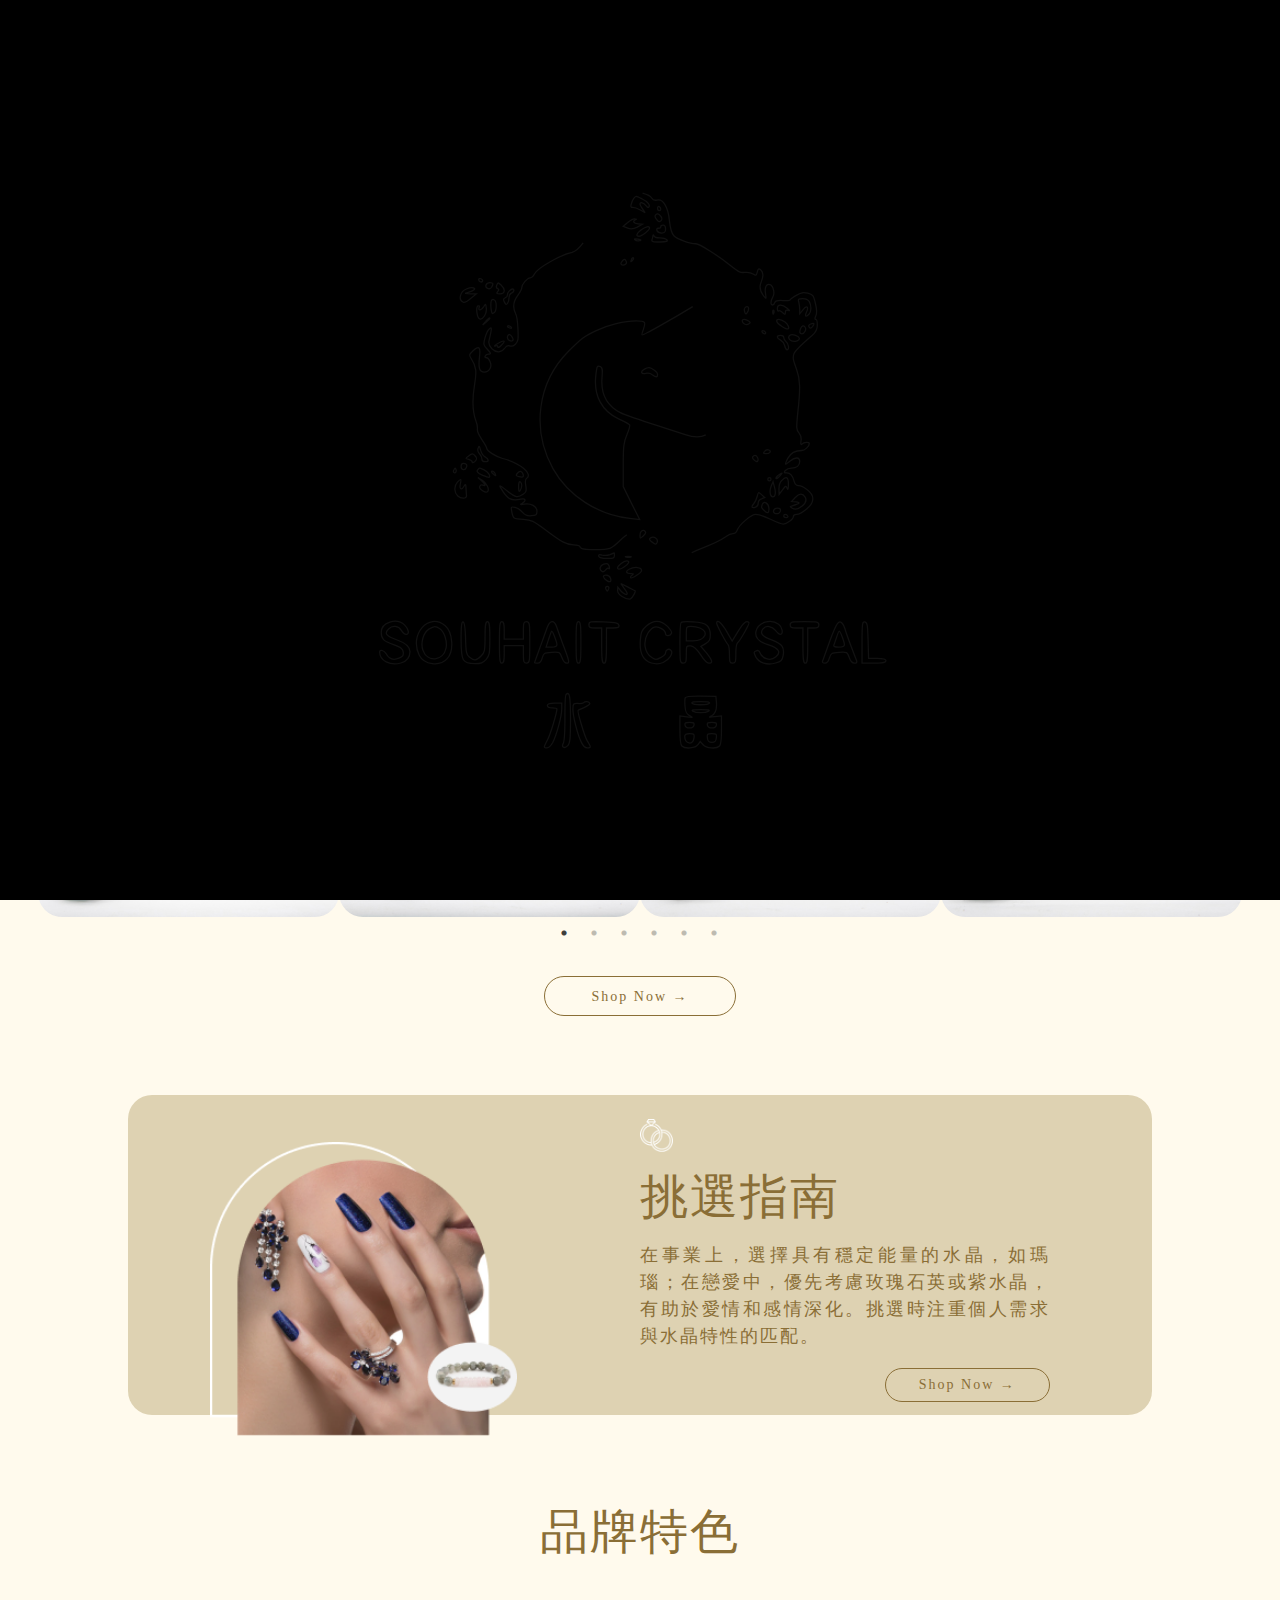
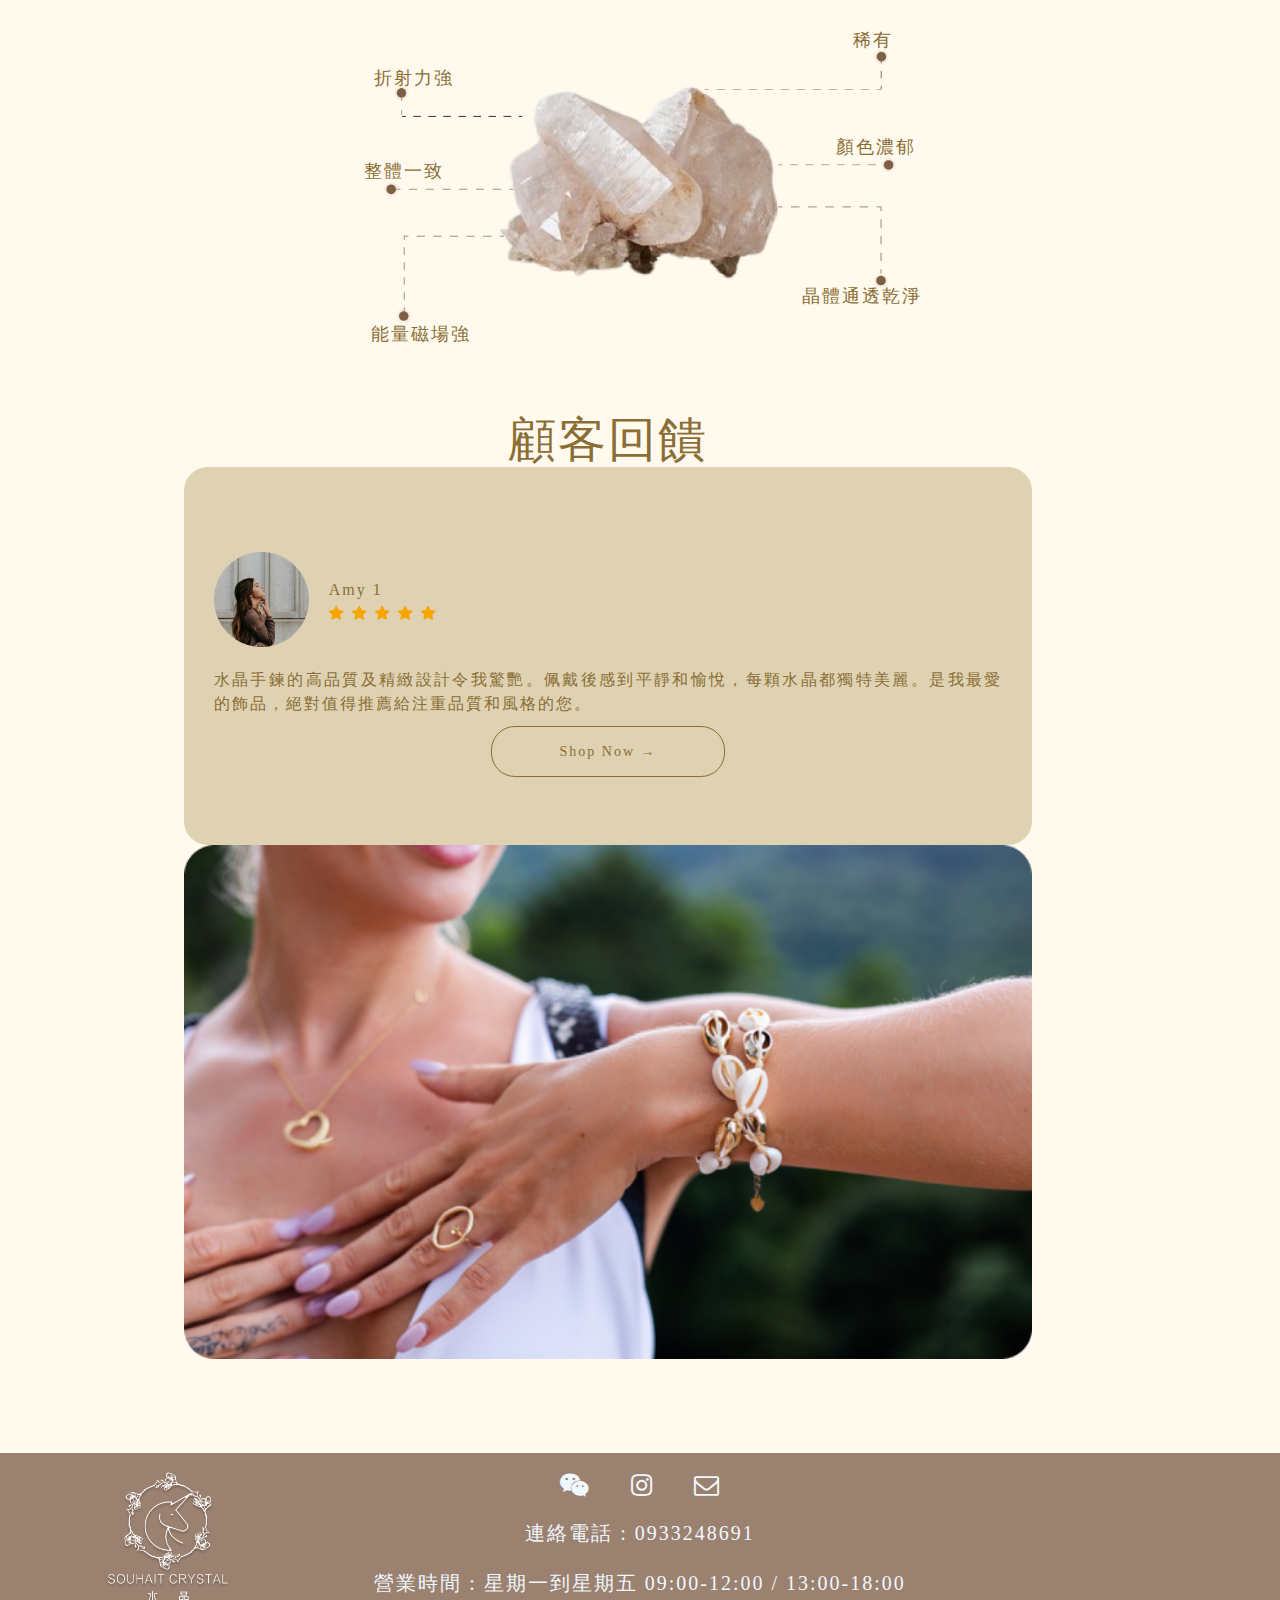
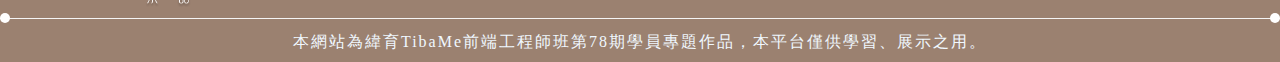
<file: index.html>
<!DOCTYPE html>
<html lang="en">

<head>
  <meta charset="UTF-8">
  <meta name="viewport" content="width=device-width, initial-scale=1.0">
  <title>SOUHAIT CRYSTAL</title>
  <link rel="stylesheet" href="css/index.css">
  <link rel="stylesheet" href="css/header.css">
  <link rel="stylesheet" href="css/footer.css">
  <link rel="stylesheet" href="css/homepage.css">
  <!-- font-awesome -->
  <link rel="stylesheet" href="https://cdnjs.cloudflare.com/ajax/libs/font-awesome/4.7.0/css/font-awesome.css"
    integrity="sha512-5A8nwdMOWrSz20fDsjczgUidUBR8liPYU+WymTZP1lmY9G6Oc7HlZv156XqnsgNUzTyMefFTcsFH/tnJE/+xBg=="
    crossorigin="anonymous" referrerpolicy="no-referrer" />
  <!-- slick -->
  <link rel="stylesheet" type="text/css" href="library/slick/slick.css" />
  <link rel="stylesheet" type="text/css" href="library/slick/slick-theme.css" />
  <!-- snowfall -->
  <link href="http://www.jqueryscript.net/css/jquerysctipttop.css" rel="stylesheet" type="text/css">
  <link rel="stylesheet" type="text/css"
    href="https://maxcdn.bootstrapcdn.com/font-awesome/4.7.0/css/font-awesome.min.css" />
  <!-- GSAP -->
  <script src="library/gsap.min.js"></script>
  <script src="library/dsvp.js"></script>
  <script src="library/mpp.js"></script>
  <!-- jQuery -->
  <script src="https://code.jquery.com/jquery-3.6.4.min.js"></script>
  <script type="text/javascript" src="library/slick/slick.min.js"></script>
  <script async src="js/header.js"></script>
  <script async src="index.js"></script>
  <script src="./js/product-data.js"></script>
  <script src="./js/product.js"></script>
  <script type="text/javascript" src="./library/snowfall/jquery.snowfall.js"></script>

</head>

<body>
  <div id="animation">
    <svg xmlns="http://www.w3.org/2000/svg" width="6.05556in" height="5.47778in" viewBox="0 0 545 493">
      <path id="匯入的路徑" fill="none" stroke="black" stroke-width="1" d="M 325.25,471.35
          C 325.50,474.11 326.25,474.86 328.75,474.86
            331.25,474.86 332.00,474.11 332.25,471.35
            332.62,468.35 332.25,467.97 328.75,467.97
            325.25,467.97 324.88,468.35 325.25,471.35 Z
          M 307.50,470.10
          C 307.62,476.36 314.12,477.48 314.75,471.35
            315.12,468.35 314.75,467.97 311.38,467.97
            308.50,467.97 307.50,468.60 307.50,470.10 Z
          M 325.25,461.34
          C 325.50,462.84 326.75,463.60 328.75,463.60
            330.75,463.60 332.00,462.84 332.25,461.34
            332.62,459.72 331.88,459.22 328.75,459.22
            325.62,459.22 324.88,459.72 325.25,461.34 Z
          M 307.75,461.34
          C 308.00,462.84 309.25,463.60 311.25,463.60
            313.25,463.60 314.50,462.84 314.75,461.34
            315.12,459.72 314.38,459.22 311.25,459.22
            308.12,459.22 307.38,459.72 307.75,461.34 Z
          M 313.75,450.46
          C 314.75,451.08 317.62,451.71 320.00,451.71
            322.38,451.71 325.25,451.08 326.25,450.46
            327.62,449.58 325.75,449.21 320.00,449.21
            314.25,449.21 312.38,449.58 313.75,450.46 Z
          M 313.12,444.20
          C 313.50,444.83 316.62,445.45 320.00,445.45
            323.38,445.45 326.50,444.83 326.88,444.20
            327.38,443.45 324.75,442.95 320.00,442.95
            315.25,442.95 312.62,443.45 313.12,444.20 Z
          M 426.38,392.52
          C 425.50,395.15 424.50,398.03 424.25,398.78
            423.75,399.91 424.88,400.41 428.00,400.41
            431.25,400.41 432.50,399.91 432.50,398.53
            432.50,396.40 429.25,387.89 428.38,387.89
            428.12,387.89 427.25,390.02 426.38,392.52 Z
          M 308.75,389.77
          C 308.75,389.77 308.75,395.40 308.75,395.40
            308.75,395.40 314.12,395.40 314.12,395.40
            323.38,395.40 327.00,388.27 319.38,385.39
            317.50,384.64 314.38,384.14 312.38,384.14
            308.88,384.14 308.75,384.39 308.75,389.77 Z
          M 201.00,394.15
          C 201.00,394.15 199.00,400.41 199.00,400.41
            199.00,400.41 203.25,400.41 203.25,400.41
            206.25,400.41 207.50,399.78 207.50,398.53
            207.50,396.53 204.25,387.89 203.38,387.89
            203.12,387.89 202.13,390.65 201.00,394.15 Z
          M 107.25,386.27
          C 103.00,389.02 100.62,397.15 102.63,402.78
            106.12,412.67 118.75,411.42 120.75,400.91
            121.75,395.65 119.38,388.52 115.88,386.02
            112.50,383.64 111.50,383.64 107.25,386.27 Z
          M 245.75,354.73
          C 246.25,355.74 246.62,356.61 246.88,356.61
            247.13,356.61 247.50,355.74 248.00,354.73
            248.38,353.61 248.00,352.86 246.88,352.86
            245.75,352.86 245.38,353.61 245.75,354.73 Z
          M 260.00,354.11
          C 261.38,355.99 262.50,357.99 262.50,358.36
            262.50,360.12 259.62,358.86 257.38,356.24
            257.38,356.24 255.13,353.48 255.13,353.48
            255.13,353.48 255.00,356.24 255.00,356.24
            255.00,359.11 260.25,362.87 264.38,362.87
            265.88,362.87 269.75,356.61 268.50,356.11
            268.25,356.11 265.75,354.73 262.75,353.23
            262.75,353.23 257.50,350.61 257.50,350.61
            257.50,350.61 260.00,354.11 260.00,354.11 Z
          M 244.00,345.60
          C 244.63,347.48 248.38,349.85 249.38,348.98
            249.75,348.48 249.75,347.23 249.25,346.10
            248.38,343.85 243.25,343.22 244.00,345.60 Z
          M 264.00,339.47
          C 260.88,341.22 261.50,342.85 265.50,342.85
            267.62,342.85 267.75,343.10 266.25,344.10
            265.25,344.72 264.88,345.60 265.25,346.10
            266.25,346.98 273.75,341.97 273.75,340.35
            273.75,337.72 268.12,337.22 264.00,339.47 Z
          M 244.12,335.47
          C 241.00,336.59 240.38,339.59 242.75,341.10
            243.50,341.60 244.75,341.10 245.62,339.97
            246.50,338.84 247.50,338.22 247.88,338.72
            249.00,339.84 248.88,337.59 247.75,335.84
            247.25,334.96 245.88,334.84 244.12,335.47 Z
          M 257.50,335.09
          C 253.12,338.72 254.88,340.85 259.75,337.84
            263.88,335.34 265.00,332.84 262.00,332.84
            261.00,332.84 259.00,333.84 257.50,335.09 Z
          M 261.62,329.96
          C 262.75,330.21 264.50,330.21 265.38,329.96
            266.12,329.58 265.25,329.33 263.12,329.33
            261.12,329.33 260.38,329.58 261.62,329.96 Z
          M 249.00,327.96
          C 247.38,328.58 244.63,328.71 242.88,328.33
            240.50,327.71 239.88,327.96 240.25,329.21
            240.62,330.34 242.88,330.96 246.62,330.96
            251.50,331.09 252.50,330.71 252.50,328.83
            252.50,327.58 252.38,326.58 252.25,326.71
            252.00,326.71 250.62,327.21 249.00,327.96 Z
          M 280.50,315.07
          C 279.50,315.70 280.00,316.70 282.00,318.20
            284.75,320.32 285.12,320.32 285.88,318.45
            287.00,315.44 283.38,313.19 280.50,315.07 Z
          M 273.38,309.94
          C 272.88,310.31 272.50,311.82 272.50,313.19
            272.50,315.57 272.62,315.57 275.00,313.44
            276.38,312.19 277.12,310.69 276.75,310.19
            276.00,308.81 274.50,308.69 273.38,309.94 Z
          M 385.00,297.80
          C 385.00,298.43 385.88,299.05 387.00,299.05
            388.00,299.05 388.50,298.43 388.12,297.80
            387.75,297.05 386.88,296.55 386.13,296.55
            385.50,296.55 385.00,297.05 385.00,297.80 Z
          M 377.12,293.30
          C 376.38,295.30 378.50,296.55 381.00,295.67
            381.75,295.30 382.50,294.30 382.50,293.30
            382.50,291.05 378.00,291.05 377.12,293.30 Z
          M 368.25,288.67
          C 367.25,291.17 367.25,291.05 369.50,293.30
            372.38,296.30 373.63,295.67 373.38,291.67
            373.12,287.67 369.38,285.54 368.25,288.67 Z
          M 394.00,283.29
          C 394.00,283.29 391.13,286.42 391.13,286.42
            391.13,286.42 394.63,286.79 394.63,286.79
            398.25,287.29 397.75,287.79 391.62,289.79
            389.50,290.42 389.50,290.54 391.62,291.67
            396.25,294.30 404.38,287.42 401.75,283.04
            399.75,279.91 397.25,279.91 394.00,283.29 Z
          M 364.25,282.29
          C 363.75,284.29 362.50,286.92 361.50,288.17
            359.25,290.67 360.00,291.92 363.00,290.79
            364.12,290.42 365.00,288.92 365.00,287.67
            365.00,286.29 366.13,284.79 367.62,284.29
            367.62,284.29 370.12,283.29 370.12,283.29
            370.12,283.29 367.62,281.04 367.62,281.04
            365.12,278.78 365.12,278.78 364.25,282.29 Z
          M 375.12,274.53
          C 373.63,278.28 374.25,282.79 376.38,282.79
            378.38,282.79 379.00,279.53 377.75,275.15
            377.75,275.15 376.62,270.90 376.62,270.90
            376.62,270.90 375.12,274.53 375.12,274.53 Z
          M 177.50,274.90
          C 177.50,278.41 177.88,279.16 178.75,277.78
            180.38,275.28 180.38,271.90 178.75,270.90
            178.00,270.40 177.50,272.03 177.50,274.90 Z
          M 129.62,271.28
          C 126.75,274.40 127.00,279.41 129.88,282.04
            132.50,284.41 137.00,284.29 136.75,281.79
            136.62,281.04 136.50,278.41 136.38,276.16
            136.25,272.78 136.00,272.53 134.88,274.28
            132.88,277.91 131.00,276.91 131.88,272.78
            132.88,268.40 132.38,268.15 129.62,271.28 Z
          M 383.38,270.02
          C 382.12,271.28 381.25,274.28 381.25,276.66
            381.25,276.66 381.38,280.91 381.38,280.91
            381.38,280.91 384.00,277.28 384.00,277.28
            386.50,274.03 386.75,273.90 387.62,276.03
            388.25,277.66 388.63,276.78 388.63,273.03
            388.75,267.27 386.88,266.14 383.38,270.02 Z
          M 372.50,269.02
          C 372.50,269.65 373.12,270.27 373.75,270.27
            374.50,270.27 375.00,269.65 375.00,269.02
            375.00,268.27 374.50,267.77 373.75,267.77
            373.12,267.77 372.50,268.27 372.50,269.02 Z
          M 148.50,270.15
          C 151.62,272.90 152.12,274.65 149.50,273.65
            148.50,273.28 147.38,273.78 147.00,274.78
            146.25,276.66 151.88,280.16 153.25,278.66
            154.88,277.03 152.38,271.78 149.12,269.77
            149.12,269.77 145.62,267.65 145.62,267.65
            145.62,267.65 148.50,270.15 148.50,270.15 Z
          M 380.75,265.89
          C 379.38,266.90 378.63,268.02 379.00,268.40
            379.25,268.77 380.62,267.90 381.88,266.52
            384.50,263.64 384.12,263.39 380.75,265.89 Z
          M 176.38,264.52
          C 175.25,265.89 175.50,266.40 177.75,266.90
            181.12,267.77 181.75,267.27 180.88,264.64
            179.88,262.27 178.25,262.27 176.38,264.52 Z
          M 156.25,263.27
          C 156.25,263.52 157.12,264.39 158.12,265.27
            159.75,266.65 159.88,266.52 159.25,264.77
            158.62,263.02 156.25,261.89 156.25,263.27 Z
          M 145.88,261.14
          C 144.12,262.77 145.12,264.14 149.50,266.02
            152.00,267.02 154.25,267.65 154.50,267.40
            155.75,266.27 153.38,263.02 150.50,261.64
            146.88,260.01 146.88,260.01 145.88,261.14 Z
          M 127.00,261.39
          C 126.50,262.27 126.38,263.27 126.75,263.64
            127.88,264.77 129.12,263.14 128.50,261.39
            128.00,260.01 127.75,260.01 127.00,261.39 Z
          M 132.50,259.01
          C 132.50,261.89 135.62,262.39 136.62,259.76
            137.50,257.76 136.50,256.51 134.12,256.51
            133.25,256.51 132.50,257.64 132.50,259.01 Z
          M 360.75,251.38
          C 359.88,252.63 363.50,256.01 364.50,254.88
            365.62,253.88 364.12,250.25 362.62,250.25
            362.00,250.25 361.13,250.75 360.75,251.38 Z
          M 138.12,251.00
          C 135.75,252.76 135.75,252.88 138.50,253.51
            140.00,254.01 141.25,254.88 141.25,255.63
            141.25,256.39 142.12,256.13 143.38,255.01
            145.00,253.26 145.12,252.51 143.75,251.00
            141.88,248.63 141.25,248.63 138.12,251.00 Z
          M 370.00,247.25
          C 368.75,248.63 368.88,249.00 371.00,249.00
            374.12,249.00 375.62,247.00 373.25,246.12
            372.25,245.75 370.75,246.25 370.00,247.25 Z
          M 145.88,244.50
          C 145.25,246.00 145.62,247.63 146.88,249.00
            147.88,250.13 148.75,252.01 148.75,253.13
            148.75,254.38 149.75,255.26 151.25,255.26
            154.50,255.26 154.50,253.26 151.25,251.51
            149.88,250.75 148.38,248.38 147.75,246.25
            146.88,242.87 146.62,242.62 145.88,244.50 Z
          M 162.25,162.16
          C 160.25,163.17 158.75,164.29 158.75,164.67
            158.75,165.04 159.38,164.92 160.00,164.54
            160.75,164.17 161.25,164.54 161.25,165.42
            161.25,166.29 162.38,165.92 164.00,164.17
            167.50,160.79 166.62,159.79 162.25,162.16 Z
          M 380.00,157.66
          C 380.00,158.29 381.13,159.41 382.50,160.16
            383.88,160.91 385.38,162.92 385.75,164.54
            386.13,166.29 387.00,167.67 387.62,167.67
            389.50,167.67 388.88,163.04 386.88,161.41
            385.88,160.54 385.00,159.04 385.00,158.16
            385.00,157.16 383.88,156.41 382.50,156.41
            381.13,156.41 380.00,156.91 380.00,157.66 Z
          M 390.38,156.03
          C 388.00,156.91 388.50,159.91 391.13,160.79
            394.00,161.66 397.75,160.29 397.13,158.54
            396.62,156.91 392.38,155.41 390.38,156.03 Z
          M 169.63,155.91
          C 168.12,157.41 168.62,159.91 170.62,160.54
            171.62,161.04 172.75,160.79 173.00,160.29
            173.88,158.91 170.75,154.78 169.63,155.91 Z
          M 368.12,153.91
          C 368.50,154.53 369.50,155.16 370.12,155.16
            370.88,155.16 371.00,154.53 370.62,153.91
            370.25,153.16 369.25,152.65 368.63,152.65
            367.88,152.65 367.75,153.16 368.12,153.91 Z
          M 398.25,150.90
          C 397.13,153.91 397.38,155.16 399.25,155.16
            401.25,155.16 402.88,151.78 401.75,150.03
            400.75,148.28 399.12,148.65 398.25,150.90 Z
          M 168.75,149.40
          C 168.75,149.65 169.63,150.28 170.75,150.65
            171.75,151.03 172.25,150.90 171.88,150.15
            171.12,148.90 168.75,148.40 168.75,149.40 Z
          M 406.00,147.52
          C 404.63,148.03 404.25,148.90 404.88,149.90
            405.62,151.15 406.13,151.15 407.50,149.53
            409.38,147.15 408.88,146.40 406.00,147.52 Z
          M 379.62,145.77
          C 380.25,147.52 386.13,151.40 388.12,151.40
            389.88,151.40 388.38,147.52 386.00,145.90
            382.25,143.27 378.63,143.27 379.62,145.77 Z
          M 352.50,145.02
          C 352.50,147.15 355.62,148.78 357.50,147.52
            359.12,146.52 359.12,146.27 357.50,145.15
            355.12,143.65 352.50,143.52 352.50,145.02 Z
          M 151.75,145.40
          C 151.75,145.40 149.38,148.28 149.38,148.28
            149.38,148.28 152.25,145.90 152.25,145.90
            154.88,143.65 155.62,142.64 154.62,142.64
            154.38,142.64 153.12,143.90 151.75,145.40 Z
          M 376.38,138.39
          C 376.38,139.77 376.75,140.14 377.12,139.14
            377.50,138.27 377.38,137.14 377.00,136.76
            376.62,136.26 376.25,137.01 376.38,138.39 Z
          M 354.50,135.01
          C 354.00,135.64 354.12,137.14 354.50,138.27
            355.12,139.89 355.50,140.02 356.38,138.64
            357.00,137.76 357.50,136.26 357.50,135.39
            357.50,133.64 355.50,133.39 354.50,135.01 Z
          M 380.00,135.39
          C 380.00,136.89 380.38,137.64 380.88,137.26
            381.25,136.76 382.75,137.26 384.00,138.52
            386.13,140.39 386.25,140.39 386.25,138.27
            386.25,136.76 386.88,136.39 388.50,136.89
            390.00,137.39 389.75,136.89 387.62,135.14
            383.63,131.76 380.00,131.88 380.00,135.39 Z
          M 150.25,133.89
          C 148.50,136.76 145.62,137.39 146.62,134.64
            147.12,133.39 146.75,133.01 145.75,133.39
            143.88,134.14 144.88,142.77 147.00,143.52
            149.50,144.40 152.75,139.27 152.25,135.26
            151.88,131.51 151.75,131.38 150.25,133.89 Z
          M 396.75,130.38
          C 397.13,132.01 397.50,134.64 397.50,136.39
            397.50,136.39 397.50,139.52 397.50,139.52
            397.50,139.52 400.00,136.39 400.00,136.39
            402.88,132.63 404.75,133.89 402.75,138.27
            401.25,141.52 402.25,142.39 404.75,139.89
            406.62,138.01 406.75,133.26 405.00,130.01
            404.12,128.51 402.38,127.63 399.75,127.63
            396.38,127.63 396.00,128.00 396.75,130.38 Z
          M 313.75,133.89
          C 295.25,145.15 274.75,156.53 274.25,156.03
            273.88,155.78 274.25,154.03 275.00,152.15
            277.38,145.77 276.88,145.15 269.50,145.15
            260.38,145.15 247.50,148.28 238.25,152.65
            228.75,157.03 226.50,158.79 216.75,168.67
            192.13,193.32 187.38,230.11 204.50,260.89
            216.25,281.91 239.38,296.80 264.50,299.68
            264.50,299.68 272.25,300.55 272.25,300.55
            272.25,300.55 265.75,287.67 265.75,287.67
            265.75,287.67 259.38,274.78 259.38,274.78
            259.38,274.78 259.38,257.76 259.38,257.76
            259.38,243.12 259.75,239.99 262.25,234.24
            263.75,230.48 264.75,227.11 264.38,226.48
            264.00,225.98 260.12,223.73 255.75,221.72
            242.63,215.59 236.25,203.58 237.88,188.07
            238.75,180.31 238.88,179.81 241.50,180.81
            243.12,181.43 243.38,183.19 242.75,189.69
            241.75,202.58 246.38,211.34 257.12,216.84
            259.00,217.85 269.62,221.60 280.62,225.23
            291.62,228.86 303.88,232.86 307.88,234.11
            320.25,238.24 328.50,234.74 329.62,224.85
            330.25,219.85 329.75,218.97 321.13,207.71
            316.12,201.20 311.75,195.57 311.25,195.20
            310.88,194.82 306.12,189.07 300.75,182.18
            289.62,168.30 289.75,169.30 298.75,159.29
            301.12,156.66 308.12,149.03 314.12,142.39
            320.25,135.64 325.00,129.63 324.75,128.88
            324.50,128.13 319.62,130.38 313.75,133.89 Z
          M 283.50,183.44
          C 285.00,184.44 286.25,186.19 286.25,187.19
            286.25,189.32 285.00,189.32 282.12,187.19
            281.00,186.31 278.62,185.81 276.88,186.19
            273.25,186.81 272.62,184.69 276.00,182.81
            279.00,181.06 280.25,181.18 283.50,183.44 Z
          M 156.00,129.88
          C 155.75,131.01 155.75,133.89 156.00,136.14
            156.50,139.39 156.88,139.89 158.25,138.77
            160.62,136.89 160.50,129.38 158.25,128.51
            157.12,128.00 156.25,128.63 156.00,129.88 Z
          M 170.25,121.62
          C 169.38,122.50 168.75,123.88 168.75,124.75
            168.75,125.75 167.88,126.75 166.88,127.13
            165.50,127.75 165.38,128.38 166.38,130.38
            167.50,132.51 168.00,132.63 168.88,131.26
            169.50,130.26 170.00,128.26 170.00,126.88
            170.00,125.38 170.88,123.88 171.88,123.38
            173.88,122.62 174.50,120.12 172.75,120.12
            172.25,120.12 171.12,120.75 170.25,121.62 Z
          M 136.62,120.12
          C 131.62,122.12 130.00,128.88 134.25,130.51
            135.00,130.88 137.62,129.51 140.00,127.50
            140.00,127.50 144.38,124.00 144.38,124.00
            144.38,124.00 140.00,123.88 140.00,123.88
            140.00,123.88 135.62,123.63 135.62,123.63
            135.62,123.63 139.75,122.12 139.75,122.12
            142.00,121.37 143.50,120.25 143.00,119.75
            141.88,118.62 140.12,118.75 136.62,120.12 Z
          M 160.38,117.12
          C 159.88,118.50 160.12,119.50 161.12,119.87
            162.25,120.25 162.25,120.75 161.12,122.12
            160.00,123.50 160.25,123.88 163.00,123.88
            167.00,123.88 167.38,120.37 163.75,116.99
            161.38,114.87 161.25,114.87 160.38,117.12 Z
          M 152.00,116.99
          C 151.12,119.50 154.88,121.00 156.38,118.75
            158.00,116.12 157.75,115.12 155.12,115.12
            153.88,115.12 152.38,115.99 152.00,116.99 Z
          M 146.25,112.61
          C 146.25,114.24 148.50,115.37 149.25,113.99
            149.62,113.36 149.12,112.61 148.12,112.11
            147.12,111.74 146.25,111.99 146.25,112.61 Z
          M 259.00,97.85
          C 257.00,99.85 257.12,101.35 259.25,101.35
            261.62,101.35 262.62,99.73 261.38,97.85
            260.75,96.72 260.12,96.72 259.00,97.85 Z
          M 265.75,97.22
          C 265.00,98.98 265.12,99.10 266.38,97.97
            267.25,97.10 267.62,96.10 267.25,95.72
            266.88,95.35 266.12,95.97 265.75,97.22 Z
          M 268.50,81.58
          C 269.25,82.33 270.75,82.58 272.00,82.33
            273.75,81.96 273.50,81.71 270.88,81.08
            268.50,80.71 267.75,80.83 268.50,81.58 Z
          M 282.62,78.45
          C 282.50,79.21 282.25,80.71 281.88,81.58
            281.38,82.96 282.62,83.33 288.00,83.33
            293.25,83.21 294.50,82.83 293.50,81.58
            292.75,80.83 290.38,80.08 288.12,80.08
            285.75,80.08 283.62,79.33 283.38,78.45
            282.88,77.45 282.62,77.45 282.62,78.45 Z
          M 228.00,84.09
          C 224.63,88.59 222.00,90.84 219.38,91.47
            210.38,93.34 192.50,103.48 190.00,108.23
            189.12,109.99 187.50,111.36 186.50,111.36
            184.38,111.36 180.12,116.37 180.00,119.00
            180.00,120.00 178.62,122.75 176.88,125.13
            173.50,129.63 172.88,134.89 175.12,139.27
            176.00,140.77 176.75,146.27 177.00,151.53
            177.38,159.66 177.13,161.41 175.00,163.29
            173.62,164.54 171.75,165.17 170.50,164.67
            169.12,164.17 167.75,164.79 166.75,166.29
            164.00,170.17 160.12,170.42 156.62,166.92
            154.25,164.42 153.62,163.04 154.38,160.41
            156.62,151.03 156.75,149.40 154.75,151.15
            153.62,152.03 152.12,155.16 151.25,158.16
            149.75,163.42 149.88,163.92 153.00,167.29
            156.12,170.67 156.12,170.80 153.75,171.17
            151.25,171.55 150.12,173.93 152.50,173.93
            153.25,173.93 154.38,175.30 155.12,176.93
            157.00,180.93 154.62,185.19 150.62,185.19
            146.88,185.19 145.88,182.06 146.88,173.43
            147.88,165.42 146.62,164.04 141.88,168.42
            138.75,171.30 138.62,171.80 140.25,174.30
            144.38,180.56 144.88,184.69 143.00,195.32
            141.25,205.83 141.62,216.72 144.12,223.35
            144.88,225.35 145.38,228.23 145.25,229.61
            145.00,231.11 146.62,234.74 148.62,237.74
            150.75,240.87 152.50,243.87 152.50,244.62
            152.75,246.88 159.38,251.25 165.00,252.76
            178.75,256.26 189.12,265.02 183.62,268.40
            182.88,268.90 182.62,271.15 183.12,274.03
            183.75,278.03 183.50,279.03 181.00,280.78
            176.88,283.66 175.00,283.29 168.88,278.41
            162.62,273.40 161.88,273.15 163.75,276.16
            168.50,284.54 171.88,286.29 179.12,284.54
            183.00,283.66 183.75,285.66 180.38,287.79
            178.50,288.92 178.75,289.04 181.88,288.42
            187.13,287.54 191.88,290.17 191.88,294.05
            191.88,296.68 191.25,297.30 187.50,297.55
            184.12,297.93 182.62,297.30 180.62,294.92
            179.25,293.30 176.62,291.55 174.75,291.05
            171.38,290.29 171.38,290.42 172.13,294.30
            173.12,299.93 173.38,300.18 181.25,300.43
            187.50,300.81 189.00,301.43 198.12,308.31
            211.12,318.20 215.00,320.32 220.50,320.32
            223.38,320.32 225.38,320.95 225.75,322.20
            226.38,323.70 228.88,324.08 237.13,324.08
            249.12,324.08 249.88,323.83 257.50,316.32
            264.25,309.81 272.38,305.94 276.75,307.06
            278.50,307.44 280.00,308.69 280.00,309.56
            280.00,311.44 283.38,313.32 285.88,312.94
            288.38,312.57 289.75,316.82 288.50,321.20
            287.62,324.70 286.62,325.46 281.88,326.71
            273.88,328.71 273.00,330.96 280.62,329.96
            287.25,328.96 291.25,326.21 291.25,322.70
            291.25,319.45 293.38,318.70 294.88,321.20
            296.12,323.33 296.12,323.20 296.25,320.83
            296.25,318.20 299.12,314.82 302.50,313.82
            304.75,313.07 308.75,314.94 308.75,316.70
            308.75,319.32 303.62,325.20 301.50,324.95
            299.12,324.83 292.50,328.83 292.50,330.34
            292.50,330.84 294.62,331.71 297.12,332.21
            301.12,332.96 302.12,332.59 304.00,330.08
            310.12,321.95 311.62,320.32 313.38,320.32
            314.38,320.32 321.13,317.57 328.12,314.07
            337.25,309.69 341.75,306.81 343.12,304.31
            344.25,302.43 346.50,300.30 348.00,299.55
            349.38,298.93 351.75,296.05 353.12,293.30
            354.50,290.42 356.62,286.92 357.88,285.66
            360.38,282.79 360.75,274.03 358.50,269.90
            357.62,268.40 356.88,263.39 356.75,258.76
            356.38,249.88 358.63,245.75 363.25,246.75
            364.50,247.00 366.75,245.87 368.38,244.37
            371.88,240.74 374.62,240.74 377.62,244.25
            380.12,247.50 380.62,251.76 378.75,255.26
            378.12,256.51 377.88,258.51 378.25,259.64
            378.88,261.14 379.62,260.39 381.38,256.51
            384.38,249.75 384.38,247.38 381.25,244.62
            378.25,242.00 377.88,238.74 380.62,239.74
            381.62,240.24 382.50,240.12 382.50,239.62
            382.50,239.24 381.62,237.99 380.62,236.99
            378.38,234.74 378.12,228.86 380.25,226.73
            382.62,224.35 384.75,224.98 387.00,228.48
            388.75,230.98 388.88,232.49 387.88,235.86
            387.13,238.12 386.88,241.49 387.13,243.25
            387.75,246.25 387.88,246.25 390.75,244.50
            394.63,241.87 395.62,238.37 393.25,234.99
            392.13,233.49 391.25,231.23 391.25,230.11
            391.25,228.86 390.62,227.73 390.00,227.48
            389.12,227.23 389.25,224.60 390.62,219.60
            393.00,210.09 393.12,195.20 390.62,189.32
            389.63,186.94 388.75,183.06 388.75,180.81
            388.75,178.56 387.88,176.05 386.75,175.05
            385.75,174.18 383.75,171.42 382.50,169.05
            379.38,162.92 376.25,160.54 368.25,158.54
            364.50,157.53 359.75,155.53 357.75,154.03
            355.62,152.53 353.38,151.40 352.62,151.40
            350.25,151.40 348.50,145.15 350.25,143.02
            351.13,142.02 351.62,139.02 351.38,136.39
            351.13,132.63 351.62,131.26 353.63,130.26
            357.62,128.00 360.50,128.63 365.00,132.63
            370.62,137.39 372.12,137.39 368.75,132.63
            364.50,126.63 361.00,124.75 356.88,126.38
            354.50,127.25 352.88,127.25 352.12,126.50
            351.25,125.63 351.50,125.00 352.88,124.38
            354.00,124.00 354.62,123.12 354.25,122.37
            353.75,121.75 352.88,121.75 352.00,122.62
            350.00,124.13 342.50,121.87 342.50,119.75
            342.50,118.12 340.62,120.12 318.75,144.52
            309.50,154.78 300.88,164.17 299.75,165.42
            296.75,168.42 296.88,170.17 300.38,174.05
            301.88,175.93 309.25,185.19 316.88,194.70
            324.38,204.33 330.88,212.34 331.38,212.72
            333.25,214.22 335.00,219.22 335.00,223.35
            335.00,232.11 328.88,239.37 320.12,240.87
            316.38,241.49 312.38,240.62 302.38,237.24
            288.00,232.49 276.12,228.98 273.75,228.98
            271.50,228.98 272.88,236.11 276.88,244.37
            281.50,254.38 293.12,264.77 307.25,271.65
            318.62,277.16 321.62,280.28 315.62,280.28
            303.62,280.28 272.75,254.51 270.38,242.50
            270.00,240.62 269.00,238.49 268.12,237.74
            265.75,235.74 263.75,245.50 263.75,258.89
            263.75,274.03 266.75,282.54 277.12,296.43
            279.38,299.43 281.25,302.43 281.25,302.93
            281.25,303.56 275.50,304.06 268.50,304.06
            257.50,304.06 254.12,303.43 245.13,300.30
            224.88,293.30 207.63,278.16 198.75,259.64
            192.25,246.12 190.00,236.61 190.00,222.60
            190.12,198.08 198.25,179.43 216.12,162.41
            231.50,147.77 250.62,140.14 272.12,140.14
            281.62,140.14 282.50,140.39 282.50,142.64
            282.50,144.02 282.75,145.15 283.12,145.15
            284.50,145.15 293.62,140.14 317.88,125.88
            341.75,111.99 346.25,109.86 346.25,112.61
            346.25,113.24 347.62,113.87 349.25,113.87
            351.00,113.87 353.00,115.12 354.12,116.87
            355.25,118.50 357.50,120.12 359.25,120.37
            362.12,121.00 362.50,120.62 362.50,117.62
            362.50,112.99 360.75,111.86 352.00,110.86
            347.88,110.36 344.00,109.24 343.25,108.36
            341.50,106.23 329.62,97.72 323.38,94.10
            320.75,92.59 316.25,90.97 313.38,90.59
            310.50,90.09 307.75,89.22 307.38,88.59
            306.50,87.34 303.50,87.09 292.75,87.34
            285.38,87.59 284.50,87.84 279.00,93.09
            271.62,99.85 263.38,105.11 260.00,105.11
            258.50,105.11 256.00,103.61 254.25,101.73
            251.50,98.73 251.38,98.10 253.00,96.85
            254.75,95.60 254.75,95.22 252.63,93.22
            249.50,90.47 247.00,91.72 248.75,95.22
            249.88,97.22 249.63,97.60 247.50,97.60
            245.62,97.60 245.00,96.72 245.00,94.10
            245.00,88.84 248.25,85.21 253.75,84.34
            256.38,83.84 258.88,82.71 259.25,81.71
            259.88,80.33 259.00,80.08 255.25,80.71
            247.25,82.08 243.75,83.96 243.75,86.84
            243.75,88.21 243.12,90.34 242.50,91.34
            241.38,92.97 241.00,92.84 239.38,90.84
            237.50,88.46 237.50,88.46 237.50,91.09
            237.50,93.97 233.25,97.60 229.88,97.60
            228.75,97.60 227.13,96.72 226.25,95.72
            225.13,94.35 225.25,93.22 227.50,90.09
            229.00,88.09 231.25,86.34 232.75,86.34
            234.12,86.34 236.88,85.09 239.00,83.71
            239.00,83.71 242.75,80.96 242.75,80.96
            242.75,80.96 238.75,79.33 238.75,79.33
            236.50,78.33 234.25,77.58 233.75,77.58
            233.25,77.58 230.62,80.46 228.00,84.09 Z
          M 273.25,73.95
          C 269.75,76.70 269.00,78.83 271.75,78.83
            273.75,78.83 280.00,74.08 280.00,72.45
            280.00,70.45 276.75,71.20 273.25,73.95 Z
          M 288.75,71.32
          C 288.75,71.95 287.88,72.57 286.88,72.57
            285.75,72.57 285.38,73.32 285.75,74.45
            286.25,75.45 287.88,76.33 289.50,76.33
            291.88,76.33 292.50,75.70 292.50,73.20
            292.50,71.20 291.75,70.07 290.62,70.07
            289.62,70.07 288.75,70.57 288.75,71.32 Z
          M 262.88,68.07
          C 262.88,68.07 259.38,71.07 259.38,71.07
            259.38,71.07 262.88,72.45 262.88,72.45
            265.62,73.57 267.25,73.32 270.38,71.70
            270.38,71.70 274.38,69.45 274.38,69.45
            274.38,69.45 271.00,69.07 271.00,69.07
            267.38,68.69 266.38,66.94 269.12,65.94
            270.00,65.57 269.75,65.19 268.50,65.19
            267.38,65.07 264.75,66.44 262.88,68.07 Z
          M 284.50,62.44
          C 284.12,62.94 284.62,64.57 285.62,65.82
            287.00,67.69 287.62,67.82 288.88,66.69
            290.12,65.44 290.00,64.82 288.75,63.19
            287.00,61.06 285.50,60.81 284.50,62.44 Z
          M 286.25,56.81
          C 286.25,57.93 286.88,58.81 287.50,58.81
            288.25,58.81 288.75,58.31 288.75,57.68
            288.75,56.93 288.25,56.06 287.50,55.68
            286.88,55.31 286.25,55.81 286.25,56.81 Z
          M 267.75,49.05
          C 267.12,49.93 266.12,51.93 265.75,53.43
            265.00,55.56 265.38,56.31 266.88,56.31
            268.00,56.31 270.62,57.18 272.75,58.31
            272.75,58.31 276.50,60.31 276.50,60.31
            276.50,60.31 274.50,57.43 274.50,57.43
            273.38,55.81 272.50,54.05 272.50,53.55
            272.50,51.80 275.38,52.55 277.00,54.68
            277.88,55.93 278.88,56.56 279.25,56.18
            280.88,54.68 278.50,51.68 274.25,49.68
            269.00,47.17 269.38,47.17 267.75,49.05 Z
          M 274.50,45.17
          C 277.62,46.05 280.88,47.67 281.62,48.92
            282.50,50.43 284.00,50.93 285.75,50.55
            290.50,49.30 294.50,55.81 295.50,66.57
            296.25,73.20 297.12,76.45 299.00,78.45
            301.38,81.08 312.00,84.84 316.25,84.71
            318.88,84.71 334.00,94.10 343.00,101.60
            349.38,106.73 351.25,107.61 354.50,107.11
            356.88,106.86 359.50,107.36 361.00,108.36
            363.25,109.86 363.50,109.74 364.25,106.86
            365.00,104.23 365.38,103.86 366.88,105.11
            369.12,106.98 369.25,110.11 367.38,114.37
            365.75,117.87 366.50,122.12 369.38,125.75
            371.38,128.13 371.38,128.00 370.75,123.88
            369.88,118.75 371.38,115.74 374.25,116.74
            376.88,117.74 378.25,123.75 376.38,126.50
            374.75,129.26 374.50,132.63 376.13,132.63
            376.75,132.63 377.62,131.76 378.00,130.63
            378.63,129.13 380.12,128.76 384.38,129.13
            387.50,129.38 390.00,129.13 390.00,128.76
            390.00,128.26 392.13,126.63 394.75,125.13
            398.50,122.87 400.25,122.50 403.75,123.38
            407.75,124.38 408.25,125.00 409.75,131.26
            411.00,136.26 411.13,138.89 410.12,141.02
            409.25,142.77 409.25,143.90 410.00,143.90
            410.75,143.90 411.25,145.90 411.25,148.40
            411.25,151.90 410.38,153.66 407.38,156.28
            390.50,170.67 390.38,170.80 395.00,182.94
            397.88,190.57 398.12,197.83 396.00,216.72
            394.75,229.11 394.75,230.36 396.88,232.74
            398.25,234.36 398.88,236.36 398.50,238.99
            398.12,241.62 398.38,242.37 399.25,241.49
            400.75,239.99 405.00,239.74 405.00,241.12
            404.88,243.37 401.38,246.50 399.00,246.50
            394.25,246.50 390.12,248.88 388.12,252.63
            385.38,258.01 385.75,258.39 390.00,254.76
            394.00,251.38 397.50,251.63 397.50,255.13
            397.50,258.26 395.00,260.26 391.13,260.26
            389.25,260.26 387.13,261.14 386.25,262.14
            385.00,263.64 385.12,264.02 387.25,264.02
            390.25,264.02 392.00,266.02 393.12,270.65
            393.75,272.90 394.88,274.03 396.62,274.03
            398.00,274.03 401.00,275.40 403.38,277.28
            409.50,281.91 409.12,287.29 402.62,292.55
            399.88,294.80 396.50,296.55 395.12,296.55
            393.63,296.55 392.50,297.30 392.50,298.30
            392.50,300.18 387.25,304.06 384.63,304.06
            383.63,304.06 379.12,302.43 374.62,300.30
            370.00,298.18 364.88,296.55 363.12,296.55
            359.50,296.55 350.38,304.31 348.63,308.69
            348.00,310.31 346.50,311.57 345.25,311.57
            343.88,311.57 341.50,312.57 339.88,313.82
            336.00,316.57 329.88,319.57 321.25,322.83
            312.00,326.33 308.75,328.71 308.75,331.46
            308.75,332.96 307.25,334.59 305.12,335.47
            301.62,337.09 301.50,337.22 303.88,338.84
            307.38,341.22 306.75,342.85 302.50,342.85
            299.62,342.85 298.38,341.97 296.88,339.09
            295.12,335.72 289.25,332.84 284.12,332.84
            281.25,332.84 282.38,335.09 286.00,336.34
            292.12,338.72 293.12,339.84 291.38,342.10
            289.00,344.97 286.88,344.60 282.25,340.60
            278.75,337.59 270.75,332.84 269.12,332.84
            269.00,332.84 268.75,333.34 268.75,333.96
            268.75,334.59 270.50,335.47 272.62,335.97
            274.75,336.47 276.75,337.59 277.12,338.59
            278.00,340.97 275.25,347.48 272.88,348.35
            271.38,348.98 271.25,349.48 272.50,350.98
            273.50,352.23 273.88,354.86 273.38,358.11
            272.50,364.62 268.50,368.37 263.88,367.25
            257.12,365.50 252.25,362.74 251.62,360.37
            251.00,357.99 250.88,357.99 249.38,359.99
            247.75,362.12 247.50,361.99 244.00,358.74
            240.88,355.74 240.13,353.86 239.50,346.73
            238.38,335.09 235.50,330.96 227.38,328.58
            223.75,327.46 219.50,326.58 218.00,326.58
            215.13,326.58 193.50,312.69 187.38,307.06
            185.25,304.93 182.75,304.06 179.50,304.06
            177.00,304.06 173.75,303.56 172.50,302.81
            170.75,301.93 170.12,302.18 169.63,304.06
            169.25,305.43 168.38,306.56 167.62,306.56
            165.62,306.56 164.50,300.30 166.12,298.68
            168.38,296.43 167.75,289.04 164.88,285.54
            164.88,285.54 162.25,282.16 162.25,282.16
            162.25,282.16 163.12,287.92 163.12,287.92
            163.75,292.05 163.50,294.05 162.38,294.67
            160.12,296.18 155.88,290.42 156.88,287.29
            158.62,282.16 158.88,275.90 157.62,272.78
            156.50,270.15 156.50,270.40 157.00,274.65
            158.00,281.29 155.62,283.41 148.75,282.41
            146.00,282.04 143.75,282.29 143.75,282.79
            143.75,283.29 141.75,285.04 139.25,286.42
            129.88,291.92 123.00,286.67 124.00,274.65
            124.38,270.90 124.00,267.65 123.38,267.40
            122.75,267.27 122.63,264.89 123.25,261.77
            124.13,257.51 125.50,255.63 130.50,251.76
            133.88,249.25 137.75,245.62 139.12,243.75
            141.50,240.62 141.62,239.62 140.25,232.49
            139.50,228.11 138.25,224.48 137.50,224.23
            135.62,223.60 136.00,207.09 138.25,194.07
            140.00,183.56 140.00,182.31 138.25,179.56
            137.12,177.93 136.25,174.80 136.25,172.68
            136.25,169.17 136.00,168.92 133.75,170.17
            130.00,172.17 128.50,170.55 130.75,167.04
            132.25,164.79 134.00,163.92 137.88,163.67
            142.62,163.29 143.38,162.79 146.12,157.66
            148.88,152.78 148.88,152.28 146.75,153.91
            145.50,154.91 143.88,156.53 143.38,157.28
            141.75,159.91 136.25,159.29 136.25,156.53
            136.25,153.53 140.75,150.15 144.62,150.15
            146.12,150.15 147.75,149.53 148.12,148.90
            148.50,148.15 147.75,147.65 146.25,147.65
            144.25,147.65 143.00,146.27 141.62,142.64
            140.50,139.89 138.88,137.64 137.88,137.64
            135.75,137.64 129.88,134.14 127.75,131.51
            127.00,130.51 126.25,128.13 126.25,126.25
            126.25,121.87 135.50,113.49 139.75,114.24
            141.75,114.62 142.50,114.12 142.50,112.49
            142.50,109.99 146.00,107.61 149.75,107.61
            151.12,107.61 156.12,109.36 160.75,111.36
            166.25,113.87 170.25,114.99 172.38,114.49
            176.12,113.62 186.25,104.48 186.25,101.85
            186.25,100.85 187.13,100.10 188.25,100.10
            189.38,100.10 191.75,99.10 193.50,97.85
            196.88,95.47 213.12,87.59 214.50,87.59
            217.38,87.59 224.12,82.83 226.12,79.33
            227.50,76.95 229.63,75.08 230.75,75.08
            232.75,75.08 232.75,74.95 230.88,72.82
            227.88,69.57 228.25,68.82 232.50,68.82
            234.88,68.82 236.25,69.45 236.25,70.57
            236.25,73.95 242.50,77.58 248.00,77.45
            248.00,77.45 253.12,77.45 253.12,77.45
            253.12,77.45 247.75,74.70 247.75,74.70
            241.75,71.70 241.12,68.44 246.38,67.82
            248.75,67.57 250.50,68.32 252.13,70.45
            254.75,73.82 264.62,79.08 265.62,77.70
            265.88,77.08 263.88,76.08 261.25,75.20
            255.13,73.45 254.63,70.20 259.75,65.19
            262.62,62.31 262.88,61.44 261.50,60.06
            259.38,58.18 260.62,49.17 263.50,45.92
            265.75,43.42 267.00,43.29 274.50,45.17 Z
          M 88.38,383.14
          C 91.50,386.14 92.25,390.40 89.50,390.40
            88.62,390.40 86.88,389.02 85.75,387.27
            83.38,383.64 78.75,383.14 75.75,386.14
            72.12,389.65 73.75,391.65 82.50,394.78
            89.50,397.28 92.50,400.03 92.50,403.78
            92.50,408.66 90.25,411.42 85.38,412.79
            76.88,415.17 68.75,410.92 68.75,404.16
            68.75,401.91 72.38,402.91 73.75,405.41
            75.88,409.54 79.62,410.79 83.88,409.04
            86.88,407.91 87.50,406.91 87.25,404.29
            86.88,401.53 85.75,400.66 79.62,398.40
            71.62,395.65 70.00,394.02 70.00,388.77
            70.00,380.89 82.00,377.13 88.38,383.14 Z
          M 119.88,383.51
          C 126.12,388.89 127.12,403.41 121.63,409.42
            115.88,415.80 103.50,414.17 99.75,406.66
            91.62,390.52 107.12,372.88 119.88,383.51 Z
          M 136.00,393.65
          C 136.25,404.41 136.62,406.29 138.88,408.16
            142.50,411.17 144.50,411.04 148.12,407.29
            151.00,404.54 151.25,403.28 151.25,392.27
            151.25,382.51 151.62,380.39 153.12,380.39
            154.62,380.39 155.00,382.64 155.00,393.40
            155.00,405.41 154.75,406.79 152.12,409.92
            149.62,412.67 148.12,413.29 143.38,413.29
            133.62,413.29 132.50,411.42 132.50,394.53
            132.50,383.64 132.88,380.26 134.12,380.64
            135.12,381.01 135.75,385.02 136.00,393.65 Z
          M 166.25,387.27
          C 166.25,387.27 166.25,394.15 166.25,394.15
            166.25,394.15 173.75,394.15 173.75,394.15
            173.75,394.15 181.25,394.15 181.25,394.15
            181.25,394.15 181.25,387.27 181.25,387.27
            181.25,381.26 181.50,380.39 183.75,380.39
            186.12,380.39 186.25,381.26 186.25,396.65
            186.25,412.04 186.12,412.92 183.75,412.92
            181.50,412.92 181.25,412.04 181.25,406.04
            181.25,406.04 181.25,399.15 181.25,399.15
            181.25,399.15 173.75,399.15 173.75,399.15
            173.75,399.15 166.25,399.15 166.25,399.15
            166.25,399.15 166.25,406.04 166.25,406.04
            166.25,411.29 165.88,412.92 164.38,412.92
            162.75,412.92 162.50,410.29 162.50,396.65
            162.50,383.01 162.75,380.39 164.38,380.39
            165.88,380.39 166.25,382.01 166.25,387.27 Z
          M 207.25,384.39
          C 208.00,386.64 210.13,392.40 211.88,397.28
            217.38,411.54 217.63,412.92 215.13,412.92
            213.88,412.92 212.38,411.29 211.38,408.54
            209.88,404.16 209.75,404.03 203.38,404.41
            197.38,404.79 197.00,405.04 196.00,408.79
            195.25,411.67 194.25,412.92 192.50,412.92
            191.12,412.92 190.00,412.79 190.00,412.54
            190.00,412.42 191.75,407.54 193.88,401.66
            196.00,395.78 198.62,388.64 199.63,385.64
            201.88,379.13 205.25,378.63 207.25,384.39 Z
          M 226.25,396.65
          C 226.25,410.29 226.00,412.92 224.38,412.92
            222.75,412.92 222.50,410.29 222.50,396.65
            222.50,383.01 222.75,380.39 224.38,380.39
            226.00,380.39 226.25,383.01 226.25,396.65 Z
          M 256.00,383.14
          C 256.38,385.02 255.50,385.39 251.38,385.39
            251.38,385.39 246.25,385.39 246.25,385.39
            246.25,385.39 246.25,399.15 246.25,399.15
            246.25,410.54 245.88,412.92 244.38,412.92
            242.88,412.92 242.50,410.54 242.50,399.15
            242.50,399.15 242.50,385.39 242.50,385.39
            242.50,385.39 237.50,385.39 237.50,385.39
            233.25,385.39 232.50,385.02 232.50,382.89
            232.50,380.39 233.12,380.26 244.00,380.64
            253.88,381.01 255.62,381.39 256.00,383.14 Z
          M 294.00,384.14
          C 296.00,386.27 297.50,388.64 297.12,389.52
            296.38,391.77 292.50,392.15 292.50,389.90
            292.50,387.02 286.88,383.76 283.75,384.77
            282.25,385.27 280.00,387.39 278.62,389.52
            274.62,396.28 276.00,404.79 281.75,408.54
            284.50,410.42 285.12,410.42 288.62,408.54
            290.75,407.54 292.50,405.79 292.50,404.79
            292.50,402.41 295.00,401.16 296.62,402.78
            298.88,405.04 295.50,410.29 290.62,412.42
            287.00,413.92 285.25,413.92 281.38,412.79
            274.62,410.79 272.00,405.41 272.75,395.28
            273.25,388.52 273.75,387.14 277.25,384.01
            282.88,379.01 288.88,379.13 294.00,384.14 Z
          M 324.88,383.39
          C 326.62,385.02 327.50,387.27 327.50,390.65
            327.50,394.78 326.88,395.90 323.88,397.65
            323.88,397.65 320.12,399.78 320.12,399.78
            320.12,399.78 324.50,404.91 324.50,404.91
            329.25,410.92 329.75,412.92 326.38,412.92
            325.00,412.92 322.50,410.42 319.88,406.29
            316.62,401.41 314.75,399.66 312.25,399.41
            308.75,399.03 308.75,399.15 308.75,405.91
            308.75,412.04 308.50,412.92 306.25,412.92
            303.88,412.92 303.75,412.04 303.75,397.53
            303.75,389.02 304.12,381.64 304.75,381.14
            305.25,380.64 309.38,380.39 314.00,380.64
            319.88,380.89 323.12,381.76 324.88,383.39 Z
          M 340.25,388.02
          C 340.25,388.02 344.62,395.65 344.62,395.65
            344.62,395.65 349.25,388.02 349.25,388.02
            353.50,381.01 355.88,379.13 357.75,381.14
            358.50,381.76 351.13,394.78 348.75,397.15
            348.00,397.90 347.50,401.66 347.50,405.66
            347.50,412.04 347.25,412.92 345.00,412.92
            342.88,412.92 342.50,412.04 342.50,406.29
            342.50,402.66 342.00,399.15 341.38,398.40
            339.62,396.53 332.50,383.14 332.50,381.76
            332.50,378.13 336.13,381.14 340.25,388.02 Z
          M 381.00,382.39
          C 383.88,384.39 384.88,390.40 382.38,390.40
            381.62,390.40 379.88,389.02 378.50,387.27
            375.75,383.76 371.13,383.14 368.75,386.02
            366.00,389.39 368.00,391.90 375.50,394.65
            383.88,397.78 385.75,400.41 384.50,407.04
            383.88,410.67 383.00,411.54 378.63,412.79
            371.88,414.80 365.62,412.79 363.00,407.79
            361.38,404.41 361.38,404.03 363.38,403.28
            364.50,402.78 365.62,403.03 365.88,403.78
            367.75,409.42 374.38,411.79 378.63,408.16
            383.25,404.54 381.25,401.28 373.12,398.65
            365.38,396.28 362.25,392.77 363.25,388.02
            364.88,381.01 374.62,377.88 381.00,382.39 Z
          M 412.50,382.89
          C 412.50,384.89 411.62,385.39 408.12,385.39
            408.12,385.39 403.75,385.39 403.75,385.39
            403.75,385.39 403.75,399.15 403.75,399.15
            403.75,410.54 403.38,412.92 401.88,412.92
            400.38,412.92 400.00,410.54 400.00,399.15
            400.00,399.15 400.00,385.39 400.00,385.39
            400.00,385.39 395.00,385.39 395.00,385.39
            390.88,385.39 390.00,385.02 390.00,382.89
            390.00,380.51 390.88,380.39 401.25,380.39
            411.62,380.39 412.50,380.51 412.50,382.89 Z
          M 430.88,381.89
          C 431.62,382.76 432.50,384.64 432.88,386.02
            433.50,388.27 439.88,405.54 441.88,410.67
            442.50,412.42 442.13,412.92 440.25,412.92
            438.38,412.92 437.25,411.67 436.25,408.54
            434.75,404.03 434.75,404.03 428.38,404.41
            422.38,404.79 421.88,405.04 420.75,408.79
            420.00,411.67 418.88,412.92 417.13,412.92
            415.75,412.92 415.00,412.29 415.38,411.29
            415.62,410.54 418.38,403.16 421.25,395.03
            426.38,381.01 428.25,378.51 430.88,381.89 Z
          M 451.00,395.15
          C 451.00,395.15 451.38,409.16 451.38,409.16
            451.38,409.16 458.12,409.16 458.12,409.16
            463.38,409.16 465.00,409.54 465.00,411.04
            465.00,412.54 463.12,412.92 455.62,412.92
            455.62,412.92 446.25,412.92 446.25,412.92
            446.25,412.92 446.25,396.53 446.25,396.53
            446.25,381.64 446.50,380.26 448.50,380.64
            450.38,381.01 450.62,382.89 451.00,395.15 Z
          M 218.12,456.46
          C 218.12,472.35 217.75,475.73 216.00,477.48
            213.38,480.11 210.75,478.74 212.50,475.48
            213.12,474.23 213.75,465.35 213.75,455.71
            213.75,446.20 214.12,437.94 214.63,437.44
            217.38,434.69 218.12,438.69 218.12,456.46 Z
          M 332.25,442.95
          C 332.88,448.96 331.75,452.33 328.50,454.09
            326.00,455.34 326.25,455.46 331.00,454.84
            331.00,454.84 336.25,454.21 336.25,454.21
            336.25,454.21 336.25,465.22 336.25,465.22
            336.25,472.10 335.75,476.73 334.75,477.73
            332.25,480.24 324.38,479.61 321.88,476.73
            321.88,476.73 319.62,474.23 319.62,474.23
            319.62,474.23 317.88,476.73 317.88,476.73
            315.88,479.61 307.75,480.24 305.25,477.73
            304.25,476.73 303.75,472.10 303.75,465.22
            303.75,465.22 303.75,454.21 303.75,454.21
            303.75,454.21 309.12,454.96 309.12,454.96
            314.00,455.59 314.25,455.59 311.25,453.96
            308.75,452.58 308.00,451.08 307.75,446.83
            307.50,443.83 307.62,440.82 307.88,439.95
            308.25,439.07 312.50,438.57 320.12,438.69
            320.12,438.69 331.88,438.82 331.88,438.82
            331.88,438.82 332.25,442.95 332.25,442.95 Z
          M 233.12,444.20
          C 233.62,444.95 231.75,446.45 229.12,447.45
            226.50,448.58 224.25,449.58 224.12,449.71
            223.25,450.46 229.00,469.98 231.12,473.48
            234.38,478.61 234.38,479.24 231.25,479.24
            229.75,479.24 228.00,477.73 226.75,475.11
            223.88,469.73 220.00,454.71 220.00,448.96
            220.00,444.70 220.25,444.33 223.75,444.45
            225.88,444.58 227.88,444.20 228.38,443.83
            229.63,442.57 232.25,442.82 233.12,444.20 Z
          M 211.25,448.96
          C 211.25,454.46 207.13,469.35 204.12,475.23
            202.88,477.36 200.88,479.24 199.75,479.24
            196.88,479.24 196.88,478.99 200.25,472.60
            202.50,468.22 207.38,452.08 207.50,448.83
            207.50,448.33 205.88,447.95 203.75,447.95
            201.25,447.95 200.00,447.33 200.00,446.08
            200.00,444.70 201.50,444.20 205.62,444.20
            205.62,444.20 211.25,444.20 211.25,444.20
            211.25,444.20 211.25,448.96 211.25,448.96 Z" />
    </svg>
  </div>
  <div id="wrapper" class="wrap">
    <div class="banner">
      <div class="banner_content">
        <div class="banner_illustration">
          <img src="img/ring.png" alt="首頁banner戒指插圖">
        </div>
        <div class="banner_title">
          <span>
            SOUHAIT
            <br>
            CRYSTAL
          </span>
        </div>
        <div class="banner_link">
          <a href="product.html">Shop Now →</a>
        </div>
        <div class="banner_img">
          <img src="img/index-banner-2.png" alt="banner圖">
        </div>
      </div>
    </div>
    <div class="products">
      <div class="products_title">
        <span>商品介紹</span>
      </div>
      <div class="products_list filter">
        <ul>
          <li class="button carousel-filter new">最新商品</li>
          <li class="button carousel-filter sale">優惠商品</li>
          <li class="button carousel-filter topRated">熱銷銷商</li>
          <li class="button carousel-filter featured">精選商品</li>
        </ul>
      </div>
      <div class="products_img">
        <div class="st-carousel">
          <div class="st-carousel-slice new">
            <img src="img/product-item/1.1.png" alt="">
          </div>
          <div class="st-carousel-slice new featured">
            <img src="img/product-item/1.2.png" alt="">
          </div>
          <div class="st-carousel-slice new">
            <img src="img/product-item/1.3.png" alt="">
          </div>
          <div class="st-carousel-slice new featured">
            <img src="img/product-item/1.4.png" alt="">
          </div>
          <div class="st-carousel-slice new">
            <img src="img/product-item/1.5.png" alt="">
          </div>
          <div class="st-carousel-slice new ">
            <img src="img/product-item/1.4.png" alt="">
          </div>
          <div class="st-carousel-slice sale featured">
            <img src="img/product-item/2.1.png" alt="">
          </div>
          <div class="st-carousel-slice sale ">
            <img src="img/product-item/2.2.png" alt="">
          </div>
          <div class="st-carousel-slice sale featured">
            <img src="img/product-item/2.3.png" alt="">
          </div>
          <div class="st-carousel-slice sale ">
            <img src="img/product-item/2.4.png" alt="">
          </div>
          <div class="st-carousel-slice sale ">
            <img src="img/product-item/2.5.png" alt="">
          </div>
          <div class="st-carousel-slice sale ">
            <img src="img/product-item/2.6.png" alt="">
          </div>
          <div class="st-carousel-slice sale ">
            <img src="img/product-item/2.7.png" alt="">
          </div>
          <div class="st-carousel-slice sale ">
            <img src="img/product-item/2.1.png" alt="">
          </div>
          <div class="st-carousel-slice sale ">
            <img src="img/product-item/2.2.png" alt="">
          </div>
          <div class="st-carousel-slice sale ">
            <img src="img/product-item/2.3.png" alt="">
          </div>
          <div class="st-carousel-slice topRated featured">
            <img src="img/product-item/3.1.png" alt="">
          </div>
          <div class="st-carousel-slice topRated ">
            <img src="img/product-item/3.2.png" alt="">
          </div>
          <div class="st-carousel-slice topRated featured">
            <img src="img/product-item/3.3.png" alt="">
          </div>
          <div class="st-carousel-slice topRated ">
            <img src="img/product-item/3.4.png" alt="">
          </div>
          <div class="st-carousel-slice topRated ">
            <img src="img/product-item/3.5.png" alt="">
          </div>
          <div class="st-carousel-slice topRated ">
            <img src="img/product-item/3.4.png" alt="">
          </div>
        </div>
      </div>
      <div class="products_link">
        <a href="#">Shop Now →</a>
      </div>
    </div>
    <div class="guides">
      <div class="guides_img">
        <img src="img/guides_img.png" alt="">
      </div>
      <div class="guides_content">
        <div class="guides_illustration">
          <img src="img/ring.png" alt="首頁guides戒指插圖">
        </div>
        <div class="guides_title">
          <span>挑選指南</span>
        </div>
        <div class="guides_text">
          <p>在事業上，選擇具有穩定能量的水晶，如瑪瑙；在戀愛中，優先考慮玫瑰石英或紫水晶，有助於愛情和感情深化。挑選時注重個人需求與水晶特性的匹配。
          </p>
        </div>
        <div class="guides_link">
          <a href="#">Shop Now →</a>
        </div>
      </div>
    </div>
    <div class="features">
      <div class="features_title">
        <span>品牌特色</span>
      </div>
      <div class="features_img">
        <img src="img/feature-img.png" alt="特色圖">
        <div class="features_text">
          <div>
            <span>折射力強</span>
            <!-- <br>晶體乾淨，內含彩虹效應大，折射力強。-->
          </div>
          <div>
            <span>整體一致</span>
            <!-- <br>每一粒水晶珠都是由頂級料去完成<br>不會有好有不好的水晶珠湊在一起 -->
          </div>
          <div>
            <span> 能量磁場強</span>
            <!-- <br> 配戴上手會感覺到水晶的能量衝擊，如配戴位置麻痺或頭暈。 -->
          </div>
          <div>
            <span>稀有</span>
            <!-- <br>一條需收集多年才能完成，獨一無二。 -->
          </div>
          <div>
            <span>顏色濃郁<span>
                <!-- <br>晶體接近完全或完全無暇、通透乾淨<br>少許或不會有冰紋冰霧出現。</-->
          </div>
          <div>
            <span>晶體通透乾淨</span>
            <!-- <br>顏色濃郁濃豔，有些還具有星光、貓眼、光暈、玉化等特色。 -->
          </div>
        </div>
      </div>
    </div>
    <div class="customers">
      <div class="customers_title">
        <span>顧客回饋</span>
      </div>
      <div id="carousel" class="single_item">
        <div class="customers_feedback carousel-item" style="display: none;">
          <div class="customers_content">
            <div class="customers_person">
              <div>
                <img src="img/customers/feedback_person.png" alt="">
              </div>
              <div class="customers_name">
                Amy 1
                <br>
                <i class="fa fa-star" aria-hidden="true"></i>
                <i class="fa fa-star" aria-hidden="true"></i>
                <i class="fa fa-star" aria-hidden="true"></i>
                <i class="fa fa-star" aria-hidden="true"></i>
                <i class="fa fa-star" aria-hidden="true"></i>
              </div>
            </div>
            <div class="customers_text">
              <p>水晶手鍊的高品質及精緻設計令我驚艷。佩戴後感到平靜和愉悅，每顆水晶都獨特美麗。是我最愛的飾品，絕對值得推薦給注重品質和風格的您。
              </p>
            </div>
            <div class="customers_link">
              <a href="#">Shop Now →</a>
            </div>
          </div>
          <div class="customers_wear">
            <img src="img/customers/1.1.png" alt="顧客實戴產品圖">
          </div>
        </div>
        <div class="customers_feedback carousel-item" style="display: none;">
          <div class="customers_content">
            <div class="customers_person">
              <div>
                <img src="img/customers/feedback_person.png" alt="">
              </div>
              <div class="customers_name">
                Amy 2
                <br>
                <i class="fa fa-star" aria-hidden="true"></i>
                <i class="fa fa-star" aria-hidden="true"></i>
                <i class="fa fa-star" aria-hidden="true"></i>
                <i class="fa fa-star" aria-hidden="true"></i>
                <i class="fa fa-star" aria-hidden="true"></i>
              </div>
            </div>
            <div class="customers_text">
              <p>水晶手鍊的高品質及精緻設計令我驚艷。佩戴後感到平靜和愉悅，每顆水晶都獨特美麗。是我最愛的飾品，絕對值得推薦給注重品質和風格的您。
              </p>
            </div>
            <div class="customers_link">
              <a href="#">Shop Now →</a>
            </div>
          </div>
          <div class="customers_wear">
            <img src="img/customers/1.2.png" alt="顧客實戴產品圖">
          </div>
        </div>
        <div class="customers_feedback carousel-item" style="display: none;">
          <div class="customers_content">
            <div class="customers_person">
              <div>
                <img src="img/customers/feedback_person.png" alt="">
              </div>
              <div class="customers_name">
                Amy 3
                <br>
                <i class="fa fa-star" aria-hidden="true"></i>
                <i class="fa fa-star" aria-hidden="true"></i>
                <i class="fa fa-star" aria-hidden="true"></i>
                <i class="fa fa-star" aria-hidden="true"></i>
                <i class="fa fa-star" aria-hidden="true"></i>
              </div>
            </div>
            <div class="customers_text">
              <p>水晶手鍊的高品質及精緻設計令我驚艷。佩戴後感到平靜和愉悅，每顆水晶都獨特美麗。是我最愛的飾品，絕對值得推薦給注重品質和風格的您。
              </p>
            </div>
            <div class="customers_link">
              <a href="#">Shop Now →</a>
            </div>
          </div>
          <div class="customers_wear">
            <img src="img/customers/1.3.png" alt="顧客實戴產品圖">
          </div>
        </div>

        <button id="CarouselPrev" style="display: none;">上一張</button>
        <button id="CarouselNext" style="display: none;">下一張</button>
        <div id="CarouselProgressBar">
          <div class="progress"></div>
          <div class="progress"></div>
          <div class="progress"></div>
        </div>
      </div>
    </div>
  </div>
  <footer>
    <div class="footer_container">
      <div class="footer_logo">
        <img src="img/LOGO.png" alt="頁尾LOGO">
      </div>
      <div class="footer_contact">
        <div class="footer_icon">
          <i class="fa fa-weixin" aria-hidden="true"></i>
          <i class="fa fa-instagram" aria-hidden="true"></i>
          <i class="fa fa-envelope-o" aria-hidden="true"></i>
        </div>
        <div class="footer_text">
          <span> 連絡電話 : 0933248691</span>
          <br>
          <span> 營業時間 : 星期一到星期五 09:00-12:00 / 13:00-18:00</span>
        </div>
      </div>
      <div class="footer_space"></div>
    </div>
    <div class="footer_line"></div>
    <div class="copyright">
      <small>本網站為緯育TibaMe前端工程師班第78期學員專題作品，本平台僅供學習、展示之用。</small>
    </div>
  </footer>

</body>

</html>
</file>
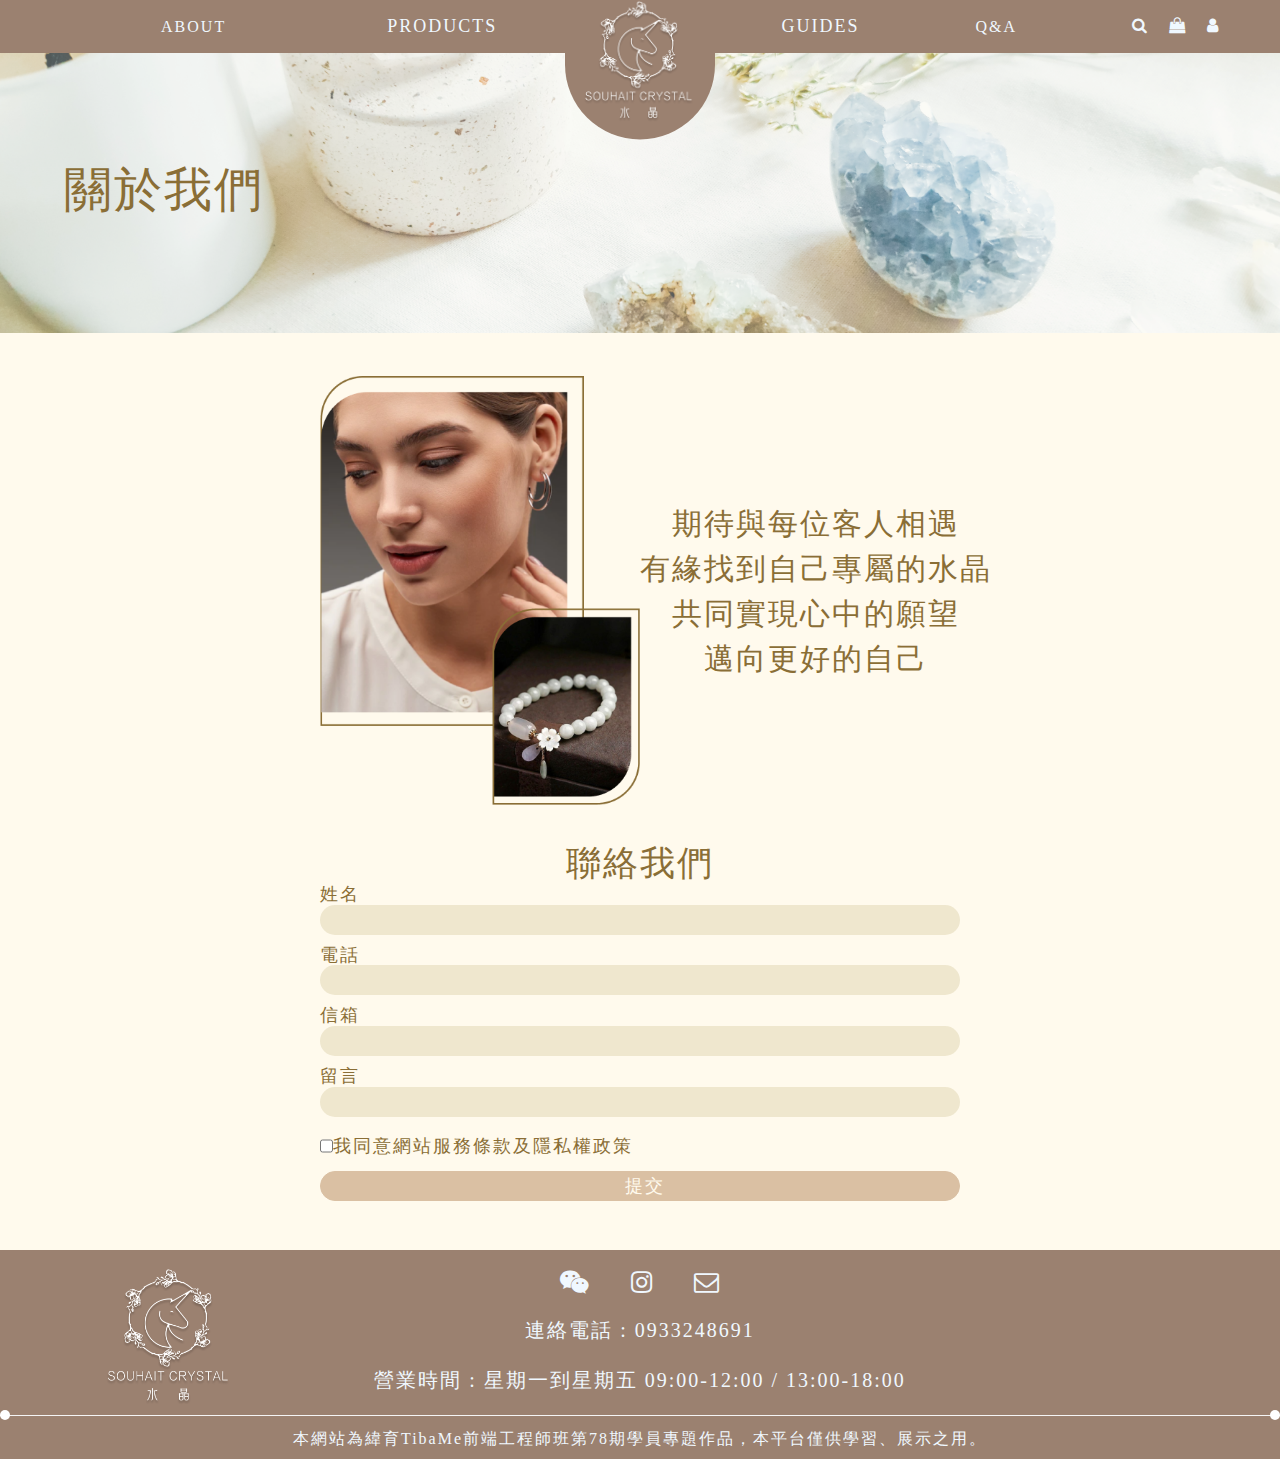
<file: about.html>
<!DOCTYPE html>
<html lang="en">

<head>
    <meta charset="UTF-8">
    <meta name="viewport" content="width=device-width, initial-scale=1.0">
    <title>SOUHAIT CRYSTAL</title>
    <link rel="stylesheet" href="css/about.css">
    <link rel="stylesheet" href="css/header.css">
    <link rel="stylesheet" href="css/footer.css">
    <link rel="stylesheet" href="css/index.css">
    <link rel="stylesheet" href="https://cdnjs.cloudflare.com/ajax/libs/font-awesome/4.7.0/css/font-awesome.css"
        integrity="sha512-5A8nwdMOWrSz20fDsjczgUidUBR8liPYU+WymTZP1lmY9G6Oc7HlZv156XqnsgNUzTyMefFTcsFH/tnJE/+xBg=="
        crossorigin="anonymous" referrerpolicy="no-referrer" />
    <script src="https://code.jquery.com/jquery-3.6.4.min.js"></script>
    <script async src="js/header.js"></script>
</head>

<body>
    <div id="wrapper" class="about-wrap">
        <div class="banner">
            <div><img src="img/banner/about-banner-1.png" alt="About-banner圖">
            </div>
            <div class="banner-text">
                <span>關於我們</span>
            </div>
        </div>
        <div class="about-container">
            <div class="about-img">
                <img src="img/about-img.png" alt="關於我們的圖片">
            </div>
            <div class="about-text">
                <p>
                    期待與每位客人相遇
                    <br>
                    有緣找到自己專屬的水晶
                    <br>
                    共同實現心中的願望
                    <br>
                    邁向更好的自己
                </p>
            </div>
        </div>
        <div class="about-form">
            <form>
                <span>聯絡我們</span>
                <div>
                    <label for="name">姓名</label>
                    <br>
                    <input type="text" id="name">
                </div>
                <div>
                    <label for="phone">電話</label>
                    <br>
                    <input type="text" id="phone">
                </div>
                <div>
                    <label for="email">信箱</label>
                    <br>
                    <input type="text" id="email">
                </div>
                <div>
                    <label for="content">留言</label>
                    <br>
                    <textarea id="content"></textarea>
                </div>
                <div>
                    <input type="checkbox" id="agree">
                    <label for="content">我同意網站服務條款及隱私權政策</label>
                </div>
                <div>
                    <input type="submit" value="提交">
                </div>
            </form>
        </div>
    </div>
    <footer>
        <div class="footer_container">
            <div class="footer_logo">
                <img src="img/LOGO.png" alt="頁尾LOGO">
            </div>
            <div class="footer_contact">
                <div class="footer_icon">
                    <i class="fa fa-weixin" aria-hidden="true"></i>
                    <i class="fa fa-instagram" aria-hidden="true"></i>
                    <i class="fa fa-envelope-o" aria-hidden="true"></i>
                </div>
                <div class="footer_text">
                    <span> 連絡電話 : 0933248691</span>
                    <br>
                    <span> 營業時間 : 星期一到星期五 09:00-12:00 / 13:00-18:00</span>
                </div>
            </div>
            <div class="footer_space"></div>
        </div>
        <div class="footer_line"></div>
        <div class="copyright">
            <small>本網站為緯育TibaMe前端工程師班第78期學員專題作品，本平台僅供學習、展示之用。</small>
        </div>
    </footer>
</body>

</html>
</file>
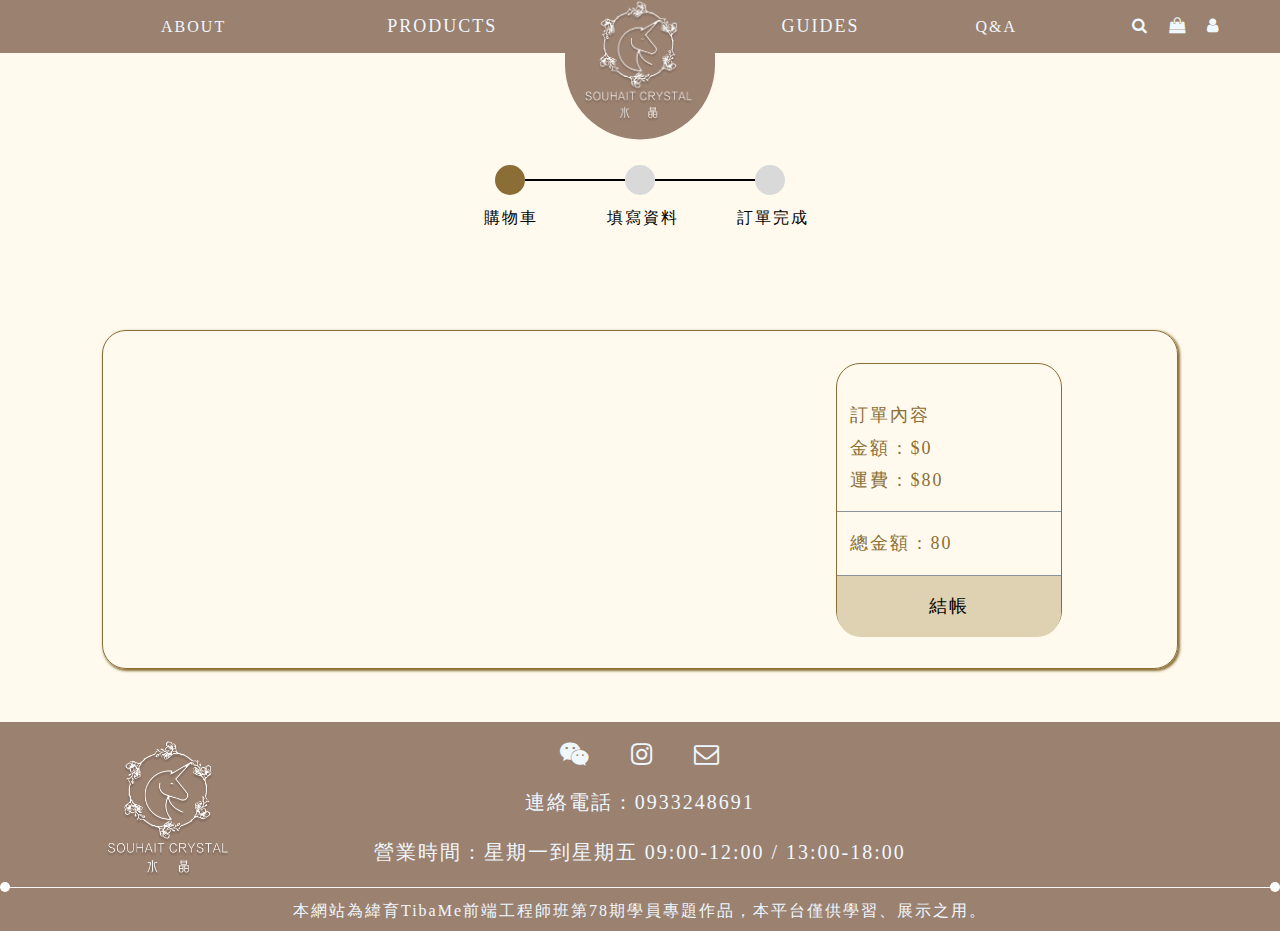
<file: cart-1.1.html>
<!DOCTYPE html>
<html lang="en">

<head>
    <meta charset="UTF-8">
    <meta name="viewport" content="width=device-width, initial-scale=1.0">
    <title>SOUHAIT CRYSTAL</title>
    <link rel="stylesheet" href="css/header.css">
    <link rel="stylesheet" href="css/footer.css">
    <link rel="stylesheet" href="css/index.css">
    <link rel="stylesheet" href="css/cart1.1.css">
    <link rel="stylesheet" href="https://cdnjs.cloudflare.com/ajax/libs/font-awesome/4.7.0/css/font-awesome.css"
        integrity="sha512-5A8nwdMOWrSz20fDsjczgUidUBR8liPYU+WymTZP1lmY9G6Oc7HlZv156XqnsgNUzTyMefFTcsFH/tnJE/+xBg=="
        crossorigin="anonymous" referrerpolicy="no-referrer" />
    <script src="https://code.jquery.com/jquery-3.6.4.min.js"></script>
    <script async src="js/header.js"></script>
    <script async src="js/cart1.1.js"></script>
</head>

<body>
    <div id="wrapper">
        <div class="progressbar">
            <ul>
                <li><span>購物車</span></li>
                <li><span>填寫資料</span></li>
                <li><span>訂單完成</span></li>
            </ul>
        </div>
        <div class="order">
            <div class="order-list">
                <!-- <div class="order-items">
                    <div class="order-img">
                        <img src="img/Rectangle 71.png" alt="購物車圖">
                    </div>
                    <div class="order-text">
                        <div class="order-description">
                            <div> Ring
                                <br>
                                顏色
                                <br>
                                商品數量:2
                                <br>
                                商品編號:21K3110
                            </div>
                            <div class="order-icon">
                                <i class="fa fa-minus" aria-hidden="true"></i>
                                <span>1</span>
                                <i class="fa fa-plus" aria-hidden="true"></i>
                                <i class="fa fa-trash" aria-hidden="true"></i>
                            </div>
                        </div>
                    </div>
                </div>
                <div class="order-items">
                    <div class="order-img">
                        <img src="img/Rectangle 73.png" alt="購物車圖">
                    </div>
                    <div class="order-text">
                        <div class="order-description">
                            <div> Ring
                                <br>
                                顏色
                                <br>
                                商品數量:2
                                <br>
                                商品編號:21K3110
                            </div>
                            <div class="order-icon">
                                <i class="fa fa-minus" aria-hidden="true"></i>
                                <span>1</span>
                                <i class="fa fa-plus" aria-hidden="true"></i>
                                <i class="fa fa-trash" aria-hidden="true"></i>
                            </div>
                        </div>
                    </div>
                </div>
                <div class="order-items">
                    <div class="order-img">
                        <img src="img/Rectangle 71.png" alt="購物車圖">
                    </div>
                    <div class="order-text">
                        <div class="order-description">
                            <div> Ring
                                <br>
                                顏色
                                <br>
                                商品數量:2
                                <br>
                                商品編號:21K3110
                            </div>
                            <div class="order-icon">
                                <i class="fa fa-minus" aria-hidden="true"></i>
                                <span>1</span>
                                <i class="fa fa-plus" aria-hidden="true"></i>
                                <i class="fa fa-trash" aria-hidden="true"></i>
                            </div>
                        </div>
                    </div>
                </div> -->
            </div>
            <div class="order-fee">
                <!-- <div class="order-text">
                    Order Summary
                    <br>
                    Subtotal : $700
                    <br>
                    Shipping : $800
                    <br>
                </div>
                <div class="order-text">
                    Total : $1500
                </div>
                <div class="order-button">
                    <a href="cart-1.2.html">Payment</a>
                </div>
            </div> -->
            </div>
        </div>
    </div>
    <footer>
        <div class="footer_container">
            <div class="footer_logo">
                <img src="img/LOGO.png" alt="頁尾LOGO">
            </div>
            <div class="footer_contact">
                <div class="footer_icon">
                    <i class="fa fa-weixin" aria-hidden="true"></i>
                    <i class="fa fa-instagram" aria-hidden="true"></i>
                    <i class="fa fa-envelope-o" aria-hidden="true"></i>
                </div>
                <div class="footer_text">
                    <span> 連絡電話 : 0933248691</span>
                    <br>
                    <span> 營業時間 : 星期一到星期五 09:00-12:00 / 13:00-18:00</span>
                </div>
            </div>
            <div class="footer_space"></div>
        </div>
        <div class="footer_line"></div>
        <div class="copyright">
            <small>本網站為緯育TibaMe前端工程師班第78期學員專題作品，本平台僅供學習、展示之用。</small>
        </div>
    </footer>
</body>

</html>
</file>
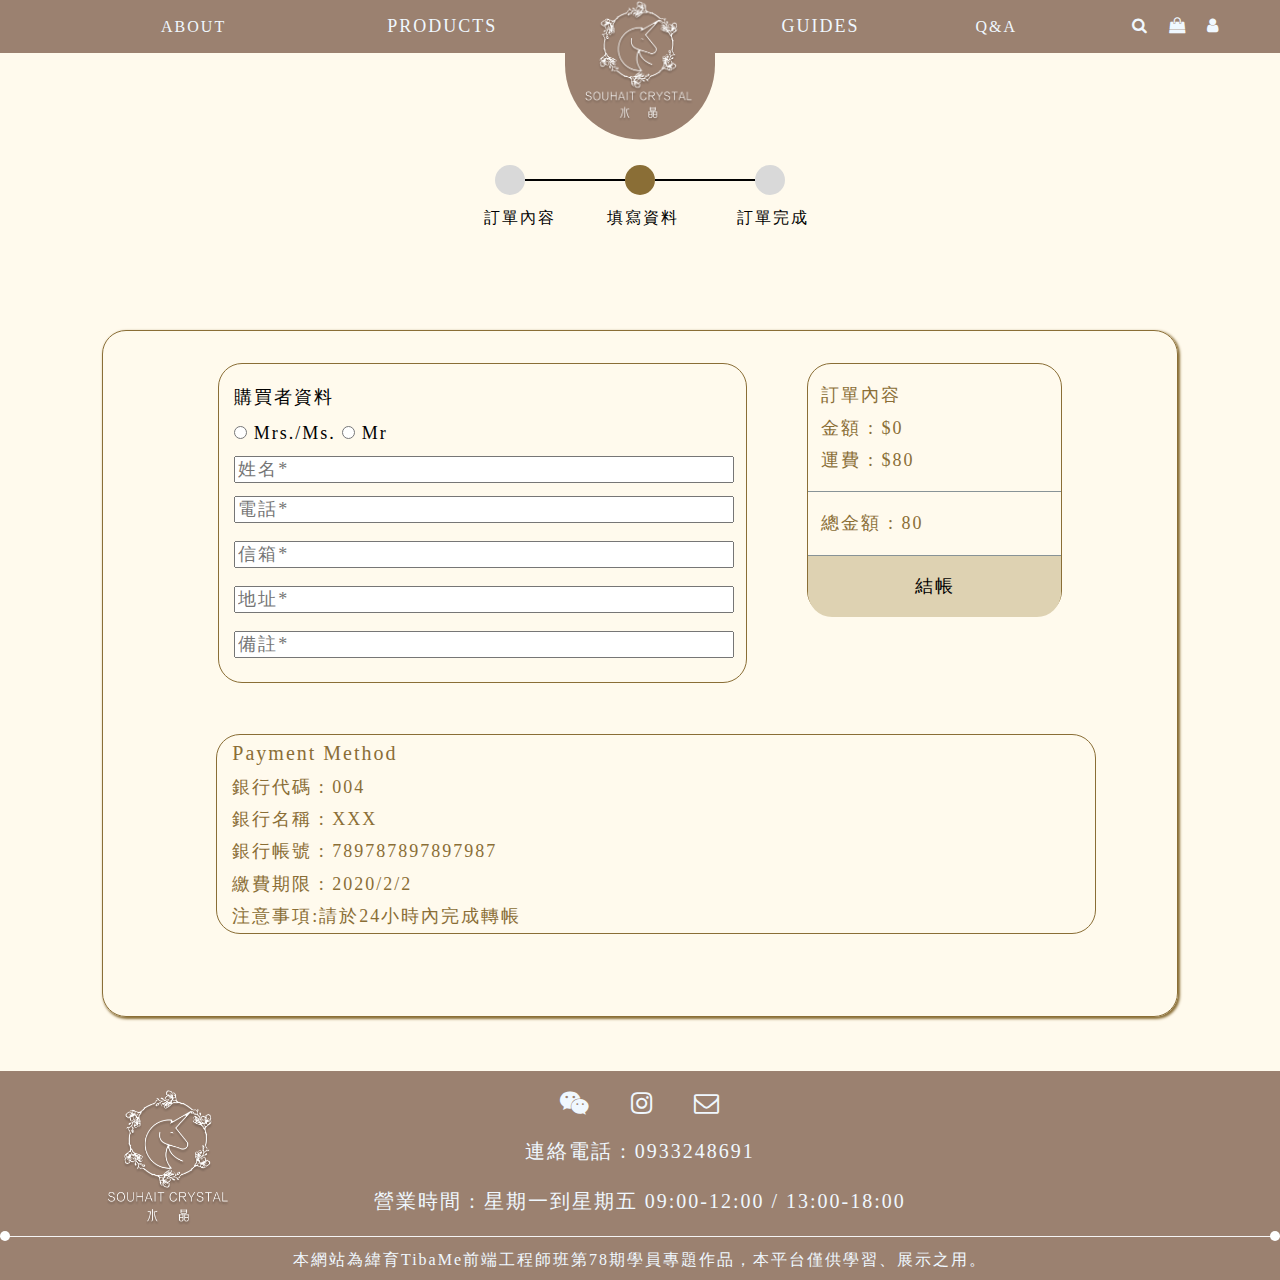
<file: cart-1.2.html>
<!DOCTYPE html>
<html lang="en">

<head>
    <meta charset="UTF-8">
    <meta name="viewport" content="width=device-width, initial-scale=1.0">
    <title>SOUHAIT CRYSTAL</title>
    <link rel="stylesheet" href="css/header.css">
    <link rel="stylesheet" href="css/footer.css">
    <link rel="stylesheet" href="css/index.css">
    <link rel="stylesheet" href="css/cart1.2.css">
    <link rel="stylesheet" href="https://cdnjs.cloudflare.com/ajax/libs/font-awesome/4.7.0/css/font-awesome.css"
        integrity="sha512-5A8nwdMOWrSz20fDsjczgUidUBR8liPYU+WymTZP1lmY9G6Oc7HlZv156XqnsgNUzTyMefFTcsFH/tnJE/+xBg=="
        crossorigin="anonymous" referrerpolicy="no-referrer" />
    <script src="https://code.jquery.com/jquery-3.6.4.min.js"></script>
    <script async src="js/header.js"></script>
    <script async src="js/cart1.2.js"></script>
</head>

<body>
    <div id="wrapper">
        <div class="progressbar">
            <ul>
                <li><span>訂單內容</span></li>
                <li><span>填寫資料</span></li>
                <li><span>訂單完成</span></li>
            </ul>
        </div>
        <div class="order">
            <div class="order-shipping">
                <div class="order-information">
                    <div>
                        <span>
                            購買者資料
                        </span>
                    </div>
                    <div>
                        <label>
                            <input type="radio" name="sex">
                            Mrs./Ms.
                        </label>
                        <label>
                            <input type="radio" name="sex">
                            Mr
                        </label>
                    </div>
                    <div>
                        <label for=""></label>
                        <input type="text" placeholder="姓名*">
                    </div>
                    <div>
                        <label for=""></label>
                        <input type="text" placeholder="電話*">
                    </div>
                    <div>
                        <label for=""></label>
                        <input type="text" placeholder="信箱*">
                    </div>
                    <div>
                        <label for=""></label>
                        <input type="text" placeholder="地址*">
                    </div>
                    <div>
                        <label for=""></label>
                        <input type="text" placeholder="備註*">
                    </div>
                </div>
                <div class="order-fee">
                </div>
            </div>
            <div class="order-payment">
                <div class="order-method">
                    <span>Payment Method</span>
                    <br>
                    <span>
                        銀行代碼 : 004
                    </span>
                    <br>
                    <span>
                        銀行名稱 : XXX
                    </span>
                    <br>
                    <span>
                        銀行帳號 : 789787897897987
                    </span>
                    <br>
                    <span>
                        繳費期限 : 2020/2/2
                    </span>
                    <br>
                    <span>
                        注意事項:請於24小時內完成轉帳
                    </span>
                </div>
            </div>
        </div>
    </div>

    <footer>
        <div class="footer_container">
            <div class="footer_logo">
                <img src="img/LOGO.png" alt="頁尾LOGO">
            </div>
            <div class="footer_contact">
                <div class="footer_icon">
                    <i class="fa fa-weixin" aria-hidden="true"></i>
                    <i class="fa fa-instagram" aria-hidden="true"></i>
                    <i class="fa fa-envelope-o" aria-hidden="true"></i>
                </div>
                <div class="footer_text">
                    <span> 連絡電話 : 0933248691</span>
                    <br>
                    <span> 營業時間 : 星期一到星期五 09:00-12:00 / 13:00-18:00</span>
                </div>
            </div>
            <div class="footer_space"></div>
        </div>
        <div class="footer_line"></div>
        <div class="copyright">
            <small>本網站為緯育TibaMe前端工程師班第78期學員專題作品，本平台僅供學習、展示之用。</small>
        </div>
    </footer>
</body>

</html>
</file>
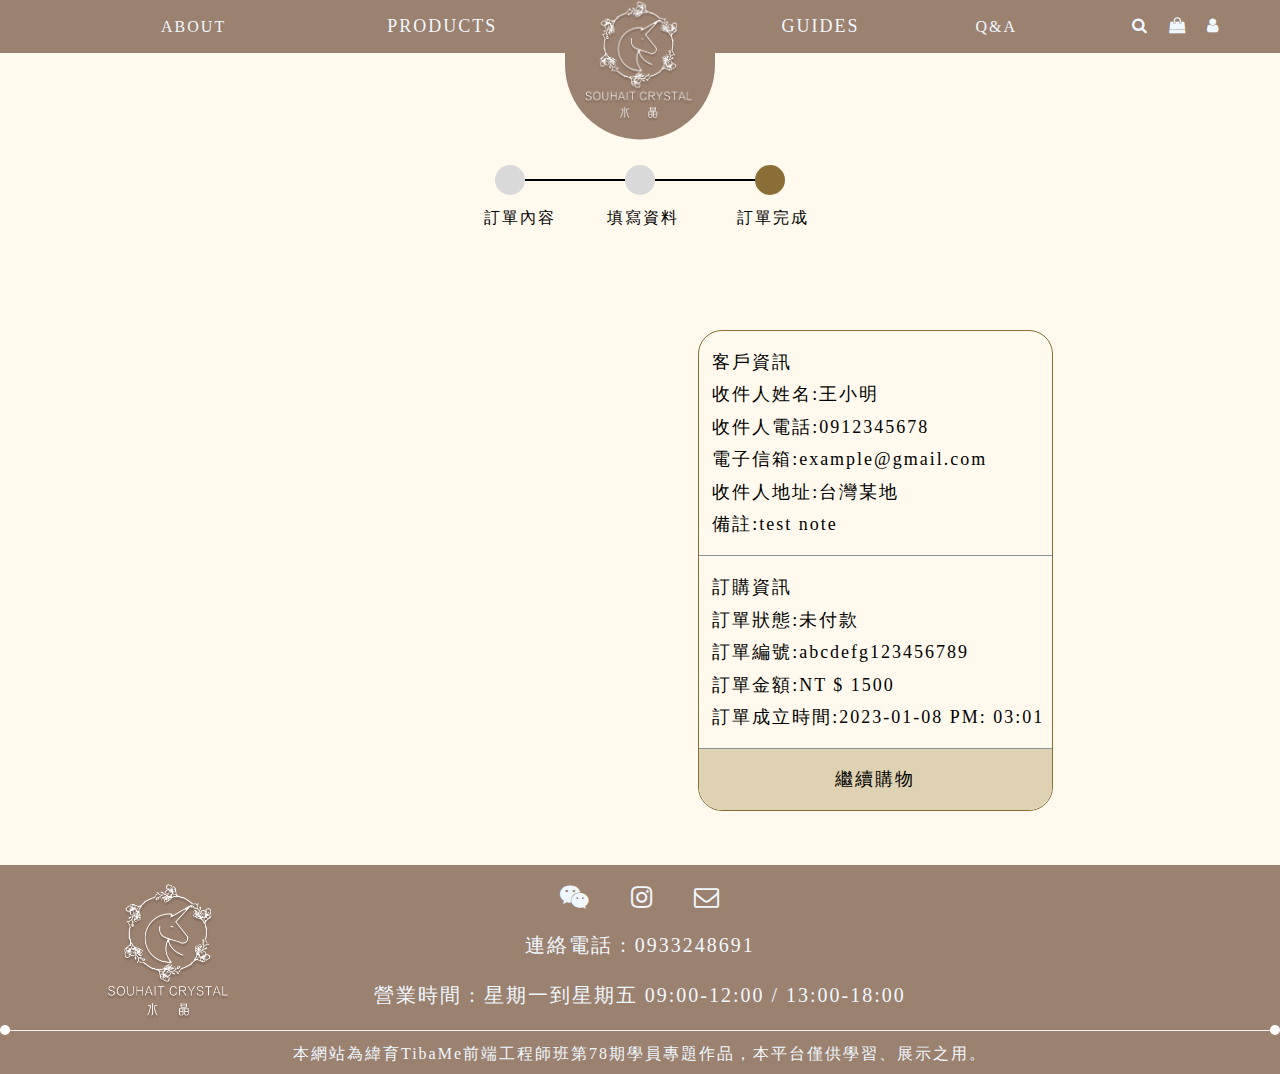
<file: cart-1.3.html>
<!DOCTYPE html>
<html lang="en">

<head>
    <meta charset="UTF-8">
    <meta name="viewport" content="width=device-width, initial-scale=1.0">
    <title>SOUHAIT CRYSTAL</title>
    <link rel="stylesheet" href="css/header.css">
    <link rel="stylesheet" href="css/footer.css">
    <link rel="stylesheet" href="css/index.css">
    <link rel="stylesheet" href="css/cart1.3.css">
    <link rel="stylesheet" href="https://cdnjs.cloudflare.com/ajax/libs/font-awesome/4.7.0/css/font-awesome.css"
        integrity="sha512-5A8nwdMOWrSz20fDsjczgUidUBR8liPYU+WymTZP1lmY9G6Oc7HlZv156XqnsgNUzTyMefFTcsFH/tnJE/+xBg=="
        crossorigin="anonymous" referrerpolicy="no-referrer" />
    <script src="https://code.jquery.com/jquery-3.6.4.min.js"></script>
    <script async src="js/header.js"></script>
    <script async src="js/cart1.3.js"></script>
</head>

<body>
    <div id="wrapper">
        <div class="progressbar">
            <ul>
                <li><span>訂單內容</span></li>
                <li><span>填寫資料</span></li>
                <li><span>訂單完成</span></li>
            </ul>
        </div>
        <div class="order">
            <div class="order-list">
            </div>
            <div class="order-fee">
                <div class="order-text">
                    <span>&nbsp;&nbsp;客戶資訊</span>
                    <br>
                    &nbsp;&nbsp;收件人姓名:王小明
                    <br>
                    &nbsp;&nbsp;收件人電話:0912345678
                    <br>
                    &nbsp;&nbsp;電子信箱:example@gmail.com
                    <br>
                    &nbsp;&nbsp;收件人地址:台灣某地
                    <br>
                    &nbsp;&nbsp;備註:test note
                </div>
                <div class="order-text">
                    <span>&nbsp;&nbsp;訂購資訊</span>
                    <br>
                    &nbsp;&nbsp;訂單狀態:未付款
                    <br>
                    &nbsp;&nbsp;訂單編號:abcdefg123456789
                    <br>
                    &nbsp;&nbsp;訂單金額:NT $ 1500
                    <br>
                    &nbsp;&nbsp;訂單成立時間:2023-01-08 PM: 03:01
                </div>
                <div class="order-button">
                    <a href="product.html">繼續購物</a>
                </div>
            </div>
        </div>
    </div>
    <footer>
        <div class="footer_container">
            <div class="footer_logo">
                <img src="img/LOGO.png" alt="頁尾LOGO">
            </div>
            <div class="footer_contact">
                <div class="footer_icon">
                    <i class="fa fa-weixin" aria-hidden="true"></i>
                    <i class="fa fa-instagram" aria-hidden="true"></i>
                    <i class="fa fa-envelope-o" aria-hidden="true"></i>
                </div>
                <div class="footer_text">
                    <span> 連絡電話 : 0933248691</span>
                    <br>
                    <span> 營業時間 : 星期一到星期五 09:00-12:00 / 13:00-18:00</span>
                </div>
            </div>
            <div class="footer_space"></div>
        </div>
        <div class="footer_line"></div>
        <div class="copyright">
            <small>本網站為緯育TibaMe前端工程師班第78期學員專題作品，本平台僅供學習、展示之用。</small>
        </div>
    </footer>
</body>

</html>
</file>
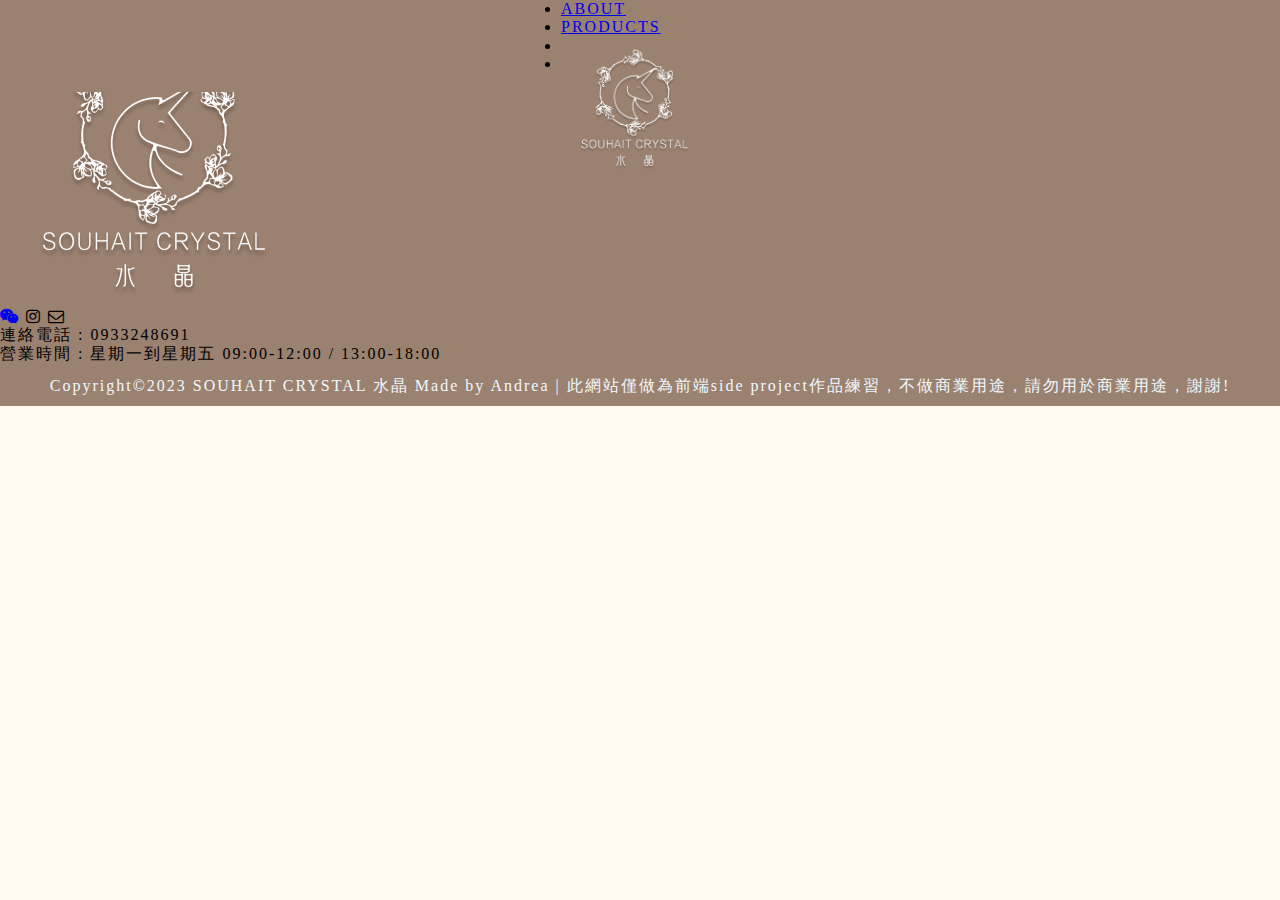
<file: cart.html>
<!DOCTYPE html>
<html lang="en">

<head>
    <meta charset="UTF-8">
    <meta name="viewport" content="width=device-width, initial-scale=1.0">
    <title>Document</title>
    <link rel="stylesheet" href="css/header.css">
    <link rel="stylesheet" href="css/footer.css">
    <link rel="stylesheet" href="https://cdnjs.cloudflare.com/ajax/libs/font-awesome/4.7.0/css/font-awesome.css"
        integrity="sha512-5A8nwdMOWrSz20fDsjczgUidUBR8liPYU+WymTZP1lmY9G6Oc7HlZv156XqnsgNUzTyMefFTcsFH/tnJE/+xBg=="
        crossorigin="anonymous" referrerpolicy="no-referrer" />
    <link rel="stylesheet" href="css/index.css">
    <!-- <script src='https://unpkg.co/gsap@3/dist/gsap.min.js'></script> -->
    <!-- <script src="library/gsap.min.js"></script>
    <script src="library/dsvp.js"></script>
    <script src="library/mpp.js"></script>
    <script async src="index.js"></script> -->

    <script async src="js/header.js"></script>
</head>

<body>
    <header id="SCheader">
        <div class="nav-container">
            <div class="nav-logo">
                <a href="index.html">
                    <img src="img/LOGO.png" alt="LOGO">
                </a>
            </div>
            <ul class="nav-list">
                <li><a href="about.html">ABOUT</a></li>
                <li><a href="product.html">PRODUCTS</a></li>
                <li><a href="guides.html">GUIDES</a></li>
                <li><a href="notices.html">NOTICES</a></li>

            </ul>
            <ul class="nav-icon">
                <li><a href="
                    favorite.html"><i class="fa fa-search" aria-hidden="true"></i></a></li>
                <li><a href="cart.html"><i class="fa fa-shopping-bag" aria-hidden="true"></i></a></li>
                <li><a href="login.html"><i class="fa fa-user" aria-hidden="true"></i></a></li>
            </ul>
        </div>
    </header>
    <div id="wrapper">
        <ul>
            <li></li>
        </ul>
    </div>
    <div>
        <div></div>
        <div></div>
    </div>
    <footer>
        <div class="container">
            <div class="footer-logo">
                <img src="img/LOGO.png" alt="頁尾LOGO">
            </div>
            <div class="footer-contact">
                <div class="footer-icon">
                    <a href="favorite.html"><i class="fa fa-weixin" aria-hidden="true"></i></a>
                    <a href="cart.html"></a><i class="fa fa-instagram" aria-hidden="true"></i></a>
                    <a href="
                    login.html"></a><i class="fa fa-envelope-o" aria-hidden="true"></i></a>
                </div>
                <div class="footer-content">
                    <span> 連絡電話 : 0933248691</span>
                    <br>
                    <span> 營業時間 : 星期一到星期五 09:00-12:00 / 13:00-18:00</span>
                </div>
            </div>
            <div class="footer-space"></div>
        </div>
        <div class="footer-line"></div>
        <div class="copyright">
            <small>Copyright&copy;2023 SOUHAIT CRYSTAL 水晶 Made by Andrea | 此網站僅做為前端side
                project作品練習，不做商業用途，請勿用於商業用途，謝謝!</small>
        </div>
    </footer>
</body>

</html>
</file>
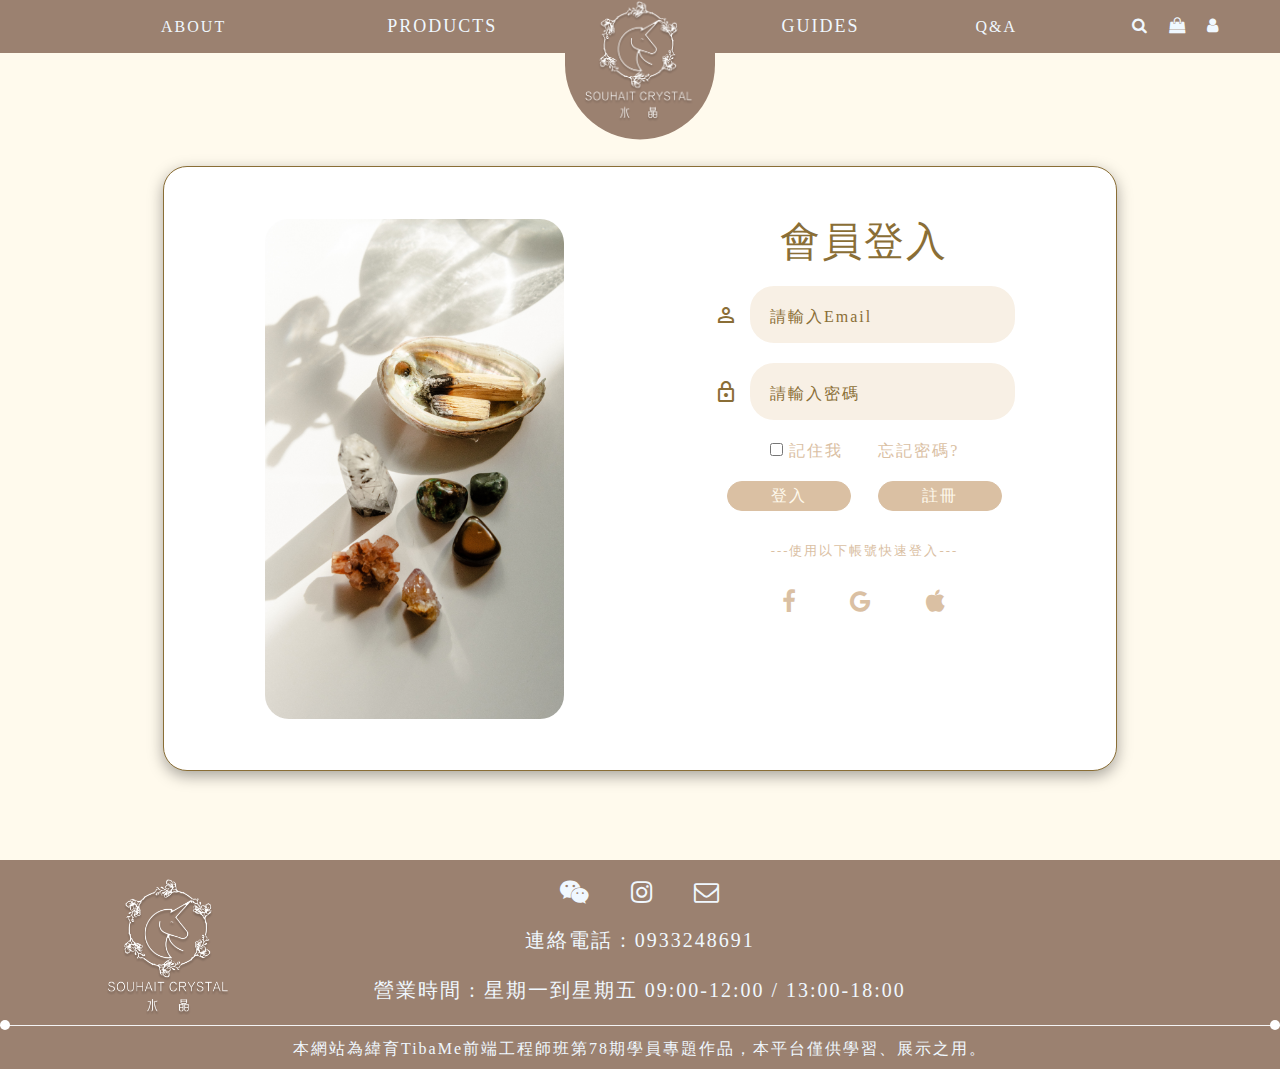
<file: login.html>
<!DOCTYPE html>
<html lang="en">

<head>
    <meta charset="UTF-8">
    <meta name="viewport" content="width=device-width, initial-scale=1.0">
    <title>Login</title>
    <link rel="stylesheet" href="css/index.css">
    <link rel="stylesheet" href="css/header.css">
    <link rel="stylesheet" href="css/footer.css">
    <link rel="stylesheet" href="css/login.css">
    <!-- Font Awesome -->
    <link rel="stylesheet" href="https://cdnjs.cloudflare.com/ajax/libs/font-awesome/4.7.0/css/font-awesome.css"
        integrity="sha512-5A8nwdMOWrSz20fDsjczgUidUBR8liPYU+WymTZP1lmY9G6Oc7HlZv156XqnsgNUzTyMefFTcsFH/tnJE/+xBg=="
        crossorigin="anonymous" referrerpolicy="no-referrer" />
    <!-- google fonts -->
    <link rel="stylesheet"
        href="https://fonts.googleapis.com/css2?family=Material+Symbols+Outlined:opsz,wght,FILL,GRAD@24,400,0,0" />
    <script src="https://code.jquery.com/jquery-3.6.4.min.js"></script>
    <script async src="js/header.js"></script>
    <script async src="js/login.js"></script>
</head>

<body>
    <div id="wrapper" class="wrap">
        <div class="login">
            <div class="login_img">
                <img src="img/banner/login_banner (2).png" alt="login的banner圖片">
            </div>
            <!-- 會員登錄 -->
            <div class="login_container">
                <div>
                    <div class="login_title">
                        <span>會員登入</span>
                    </div>
                    <div class="login_content">
                        <div class="login_icon">
                            <span class="material-symbols-outlined">
                                person
                            </span>
                        </div>
                        <div class="login_text">
                            <input type="email" id="email" placeholder="請輸入Email">
                            <label for="email">請輸入Email</label>
                            <div class="bottom_line"></div>
                        </div>
                    </div>
                    <div class="login_content">
                        <div class="login_icon">
                            <span class="material-symbols-outlined">
                                lock
                            </span>
                        </div>
                        <div class="login_text">
                            <input type="input" id="password" placeholder="請輸入密碼">
                            <label for="password">請輸入密碼</label>
                            <div class="bottom_line"></div>
                        </div>
                    </div>
                    <div class="login_checkbox">
                        <div>
                            <input type="checkbox" id="remember">
                            <label for="remember">記住我</label>
                        </div>
                        <div>忘記密碼?</div>
                    </div>
                    <div class="login_button">
                        <div>
                            <button>登入</button>
                        </div>
                        <div id="register_btn">
                            <button>註冊</button>
                        </div>
                    </div>
                    <div class="login_others">
                        <span><small>---使用以下帳號快速登入---</small></span>
                    </div>
                    <div class="login_device">
                        <i class="fa fa-facebook" aria-hidden="true"></i>
                        <i class="fa fa-google" aria-hidden="true"></i>
                        <i class="fa fa-apple" aria-hidden="true"></i>
                    </div>
                </div>
            </div>
            <!-- 註冊新帳號 -->
            <div class="register_container">
                <div>
                    <div class="register_title">
                        <span>已經擁有帳號了嗎?立即登入</span>
                    </div>
                    <div class="login_content">
                        <div class="login_icon">
                            <span class="material-symbols-outlined">
                                person
                            </span>
                        </div>
                        <div class="login_text">
                            <input type="input" id="password" placeholder="請輸入密碼">
                            <label for="password">請輸入密碼</label>
                            <div class="bottom_line"></div>
                        </div>
                    </div>
                    <div class="login_content">
                        <div class="login_icon">
                            <span class="material-symbols-outlined">
                                lock
                            </span>
                        </div>
                        <div class="login_text">
                            <input type="input" id="password" placeholder="請輸入密碼">
                            <label for="password">請輸入密碼(6~16位英數混合)</label>
                            <div class="bottom_line"></div>
                        </div>
                    </div>
                    <div class="login_content">
                        <div class="login_icon">
                            <span class="material-symbols-outlined">
                                lock
                            </span>
                        </div>
                        <div class="login_text">
                            <input type="input" id="password" placeholder="請輸入密碼">
                            <label for="password">再次確認密碼</label>
                            <div class="bottom_line"></div>
                        </div>
                    </div>
                    <div id="register">
                        <button>註冊</button>
                    </div>
                </div>
            </div>
        </div>
    </div>
    <footer>
        <div class="footer_container">
            <div class="footer_logo">
                <img src="img/LOGO.png" alt="頁尾LOGO">
            </div>
            <div class="footer_contact">
                <div class="footer_icon">
                    <i class="fa fa-weixin" aria-hidden="true"></i>
                    <i class="fa fa-instagram" aria-hidden="true"></i>
                    <i class="fa fa-envelope-o" aria-hidden="true"></i>
                </div>
                <div class="footer_text">
                    <span> 連絡電話 : 0933248691</span>
                    <br>
                    <span> 營業時間 : 星期一到星期五 09:00-12:00 / 13:00-18:00</span>
                </div>
            </div>
            <div class="footer_space"></div>
        </div>
        <div class="footer_line"></div>
        <div class="copyright">
            <small>本網站為緯育TibaMe前端工程師班第78期學員專題作品，本平台僅供學習、展示之用。</small>
        </div>
    </footer>
</body>

</html>
</file>
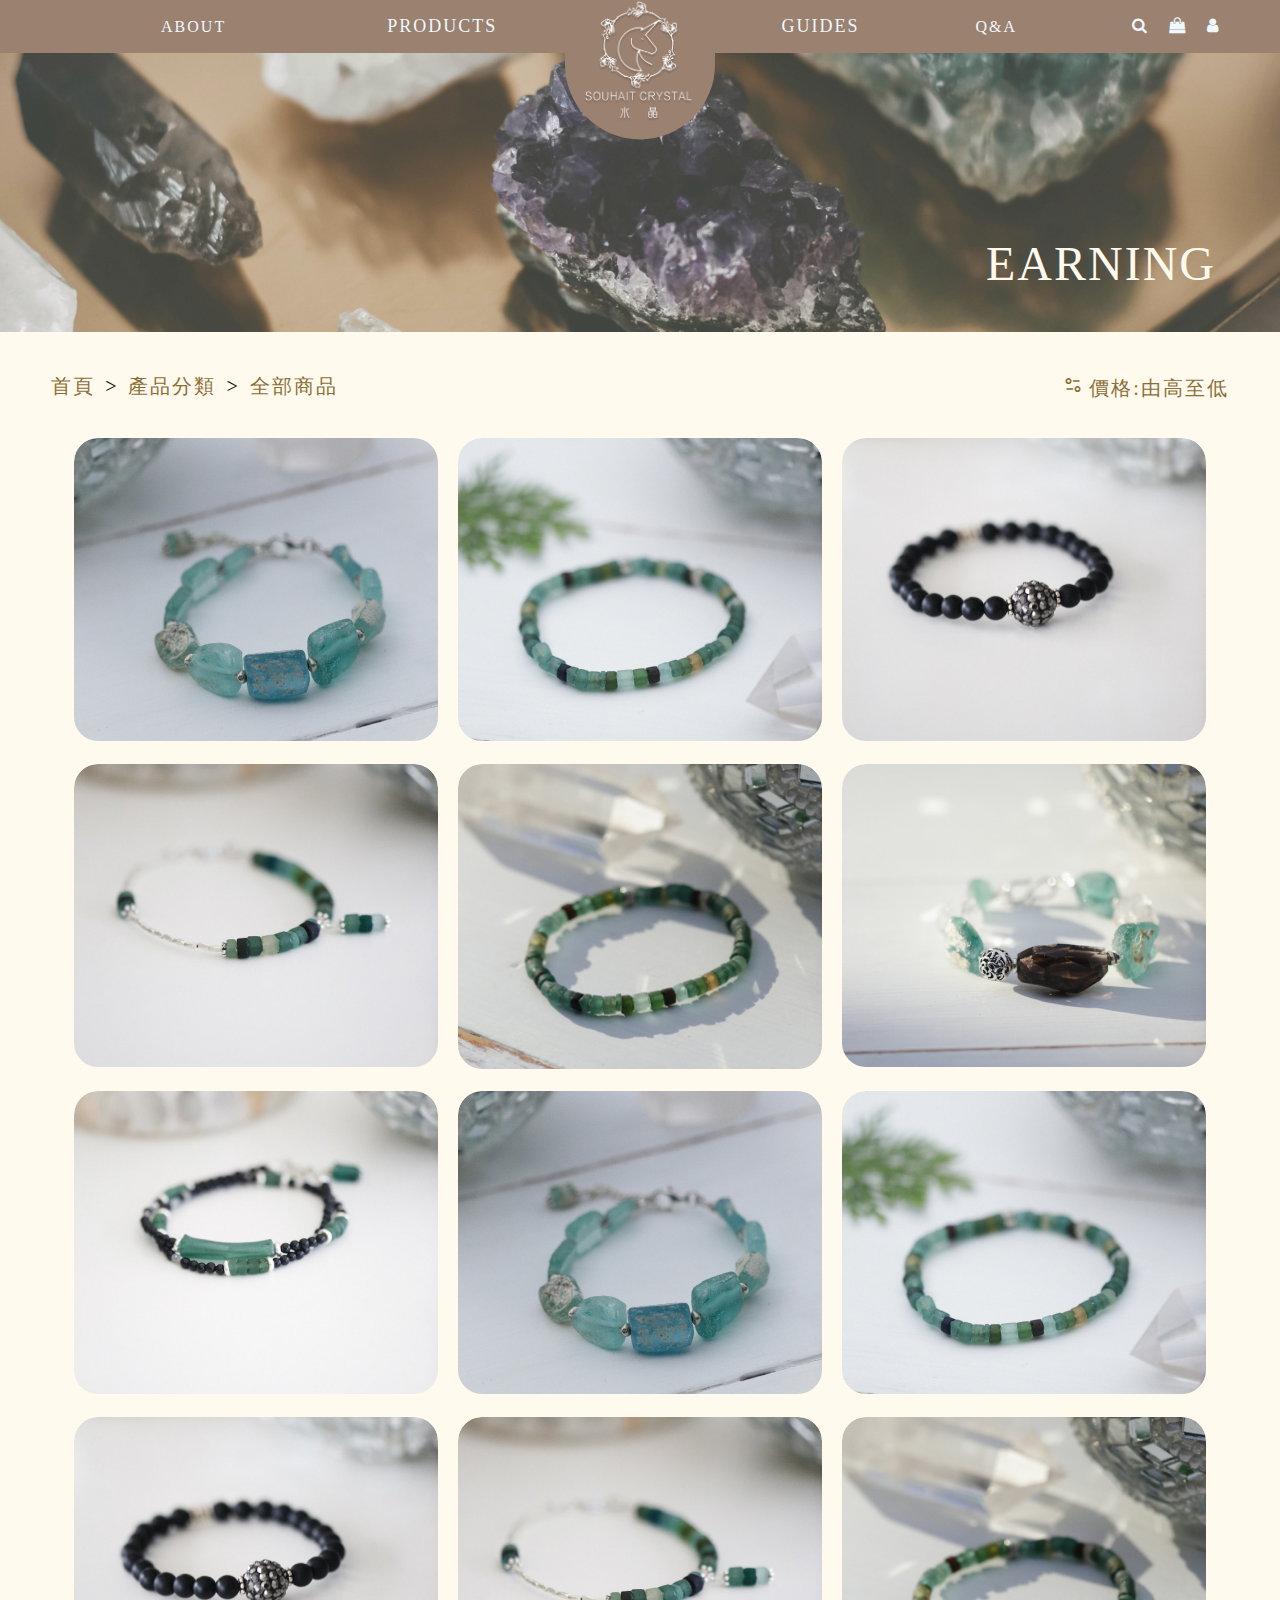
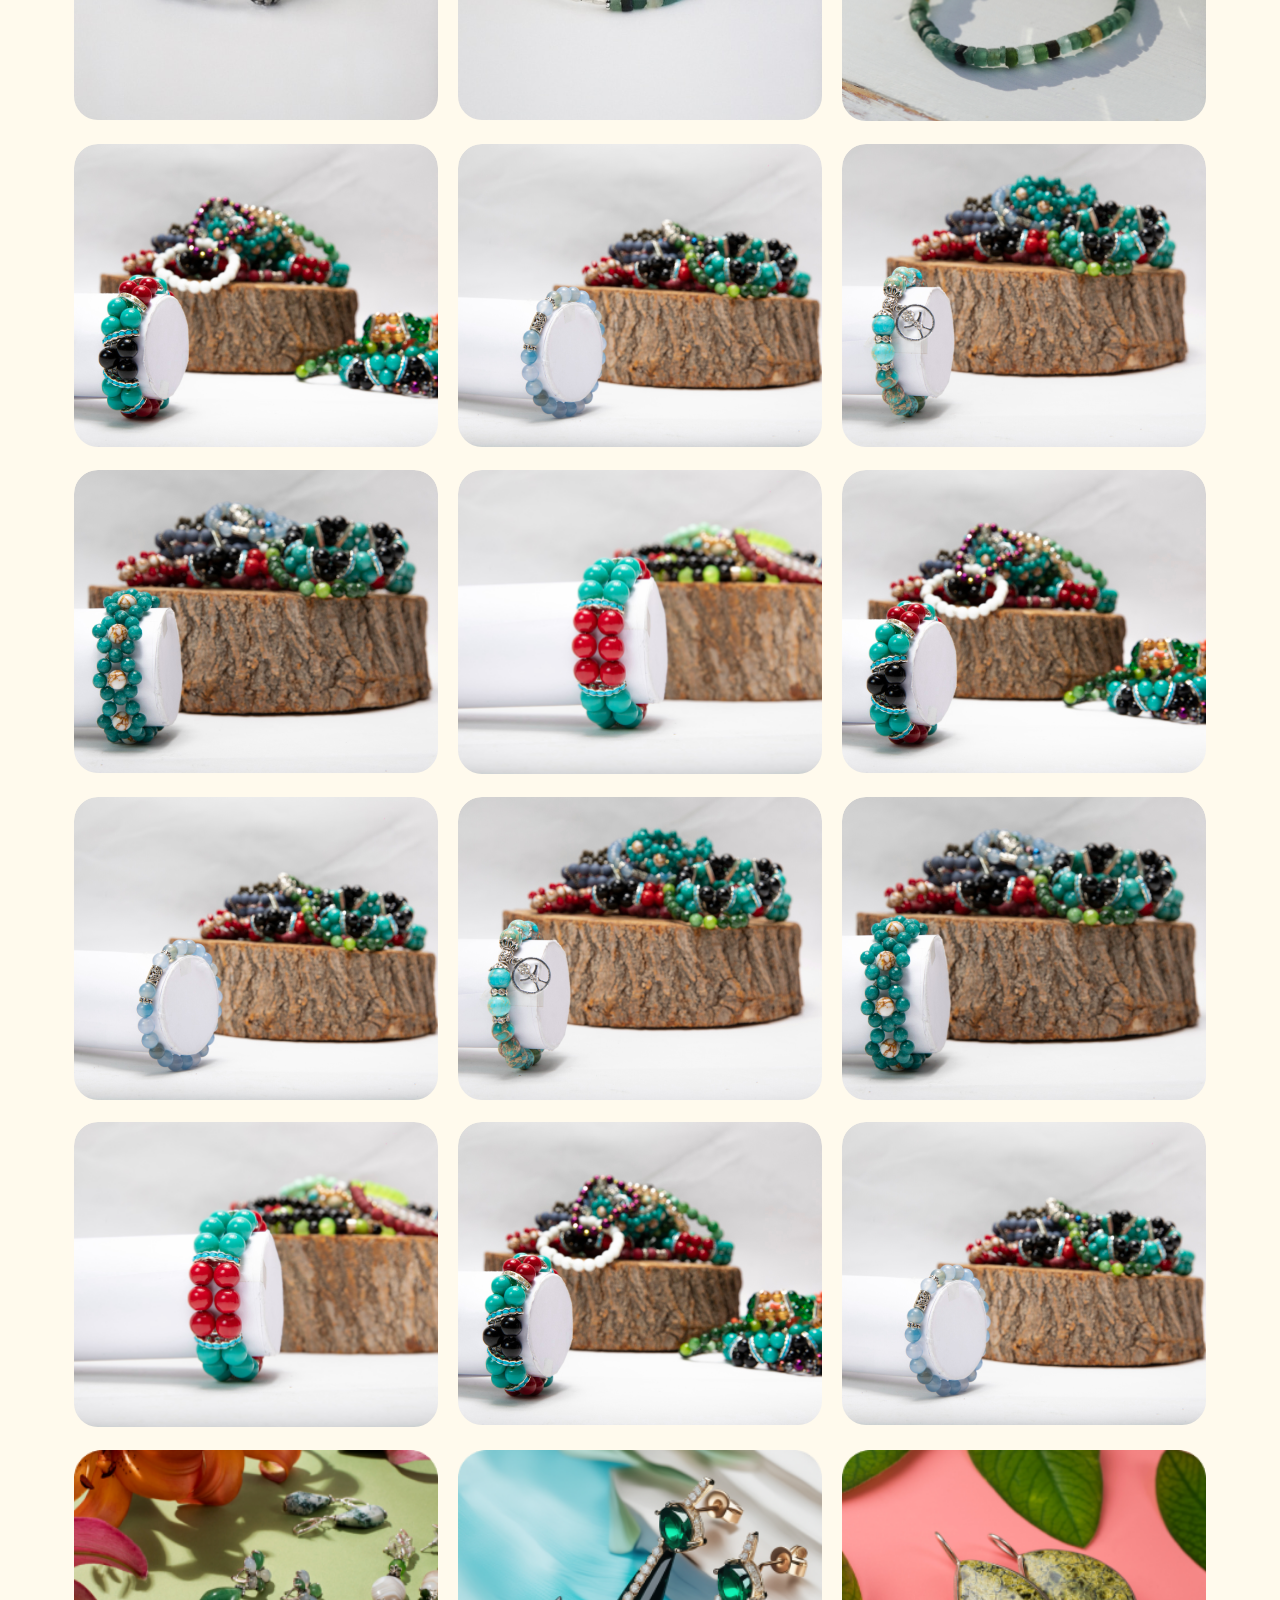
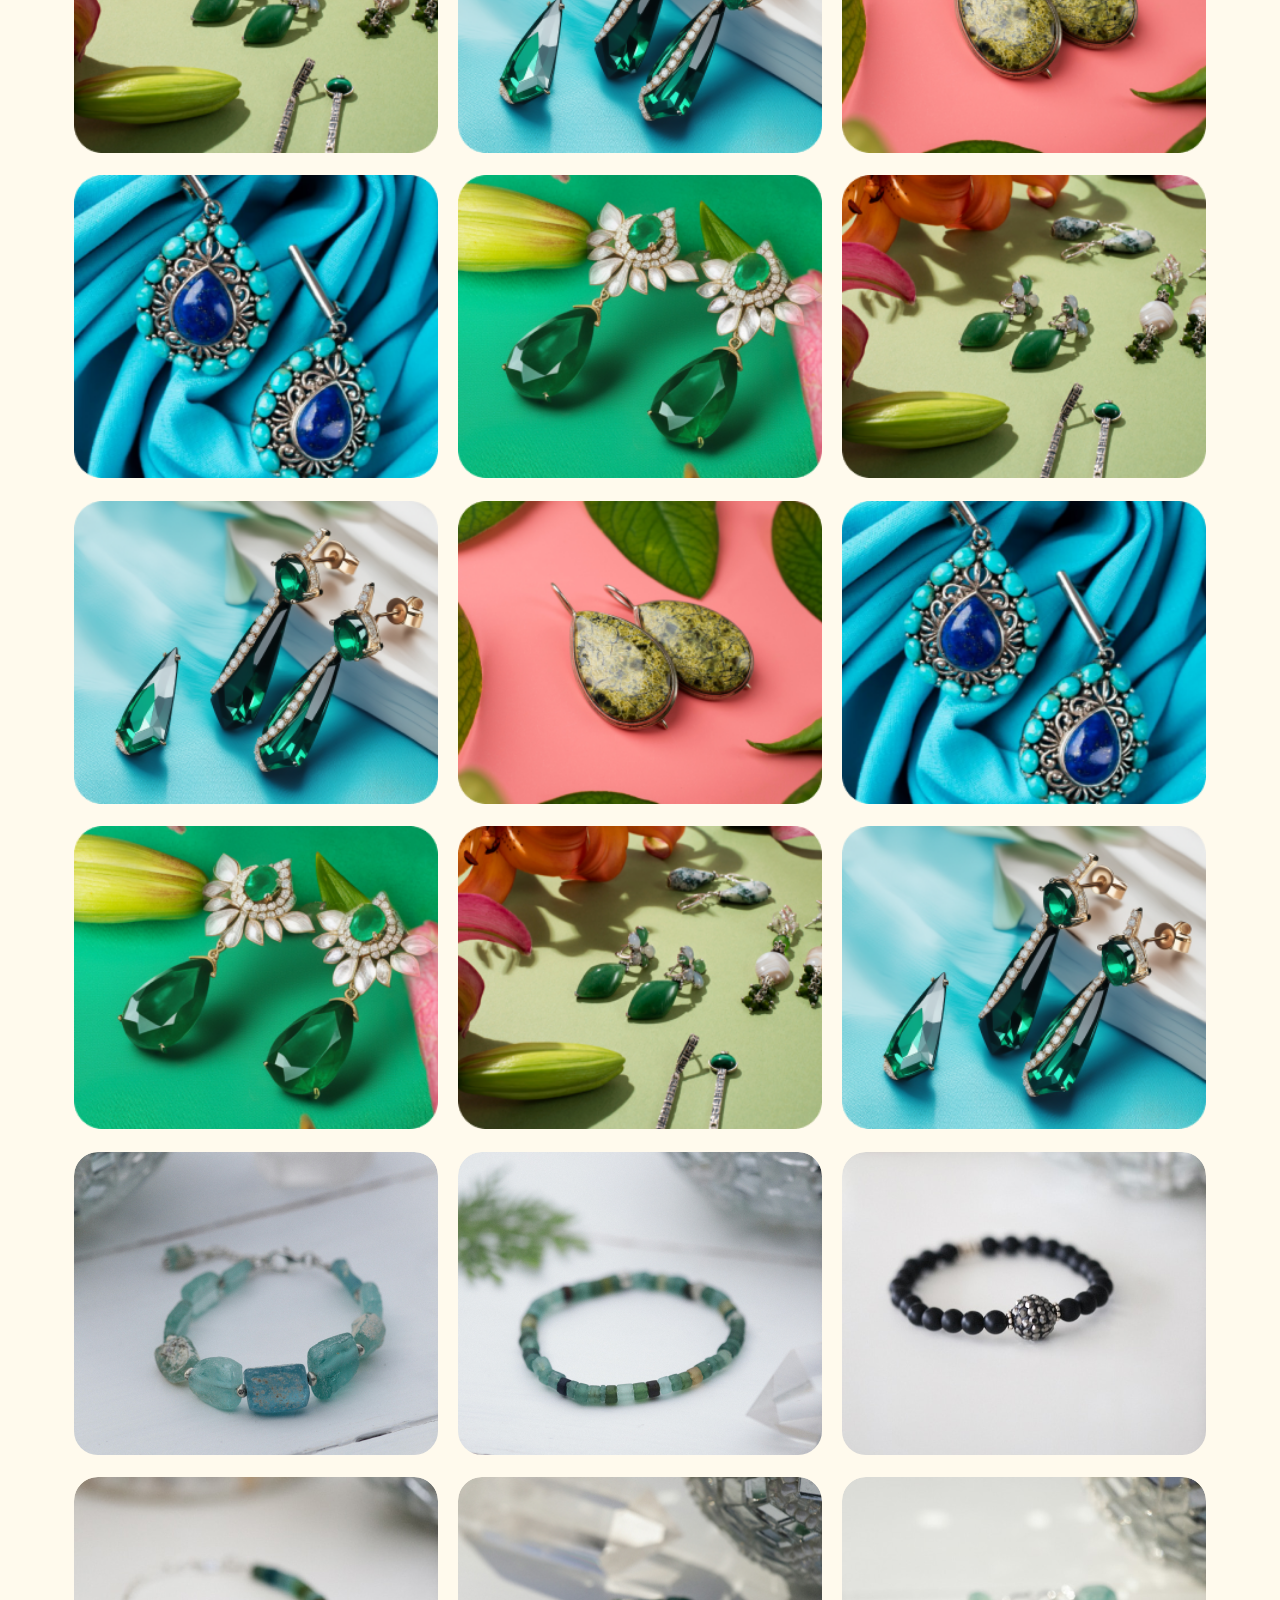
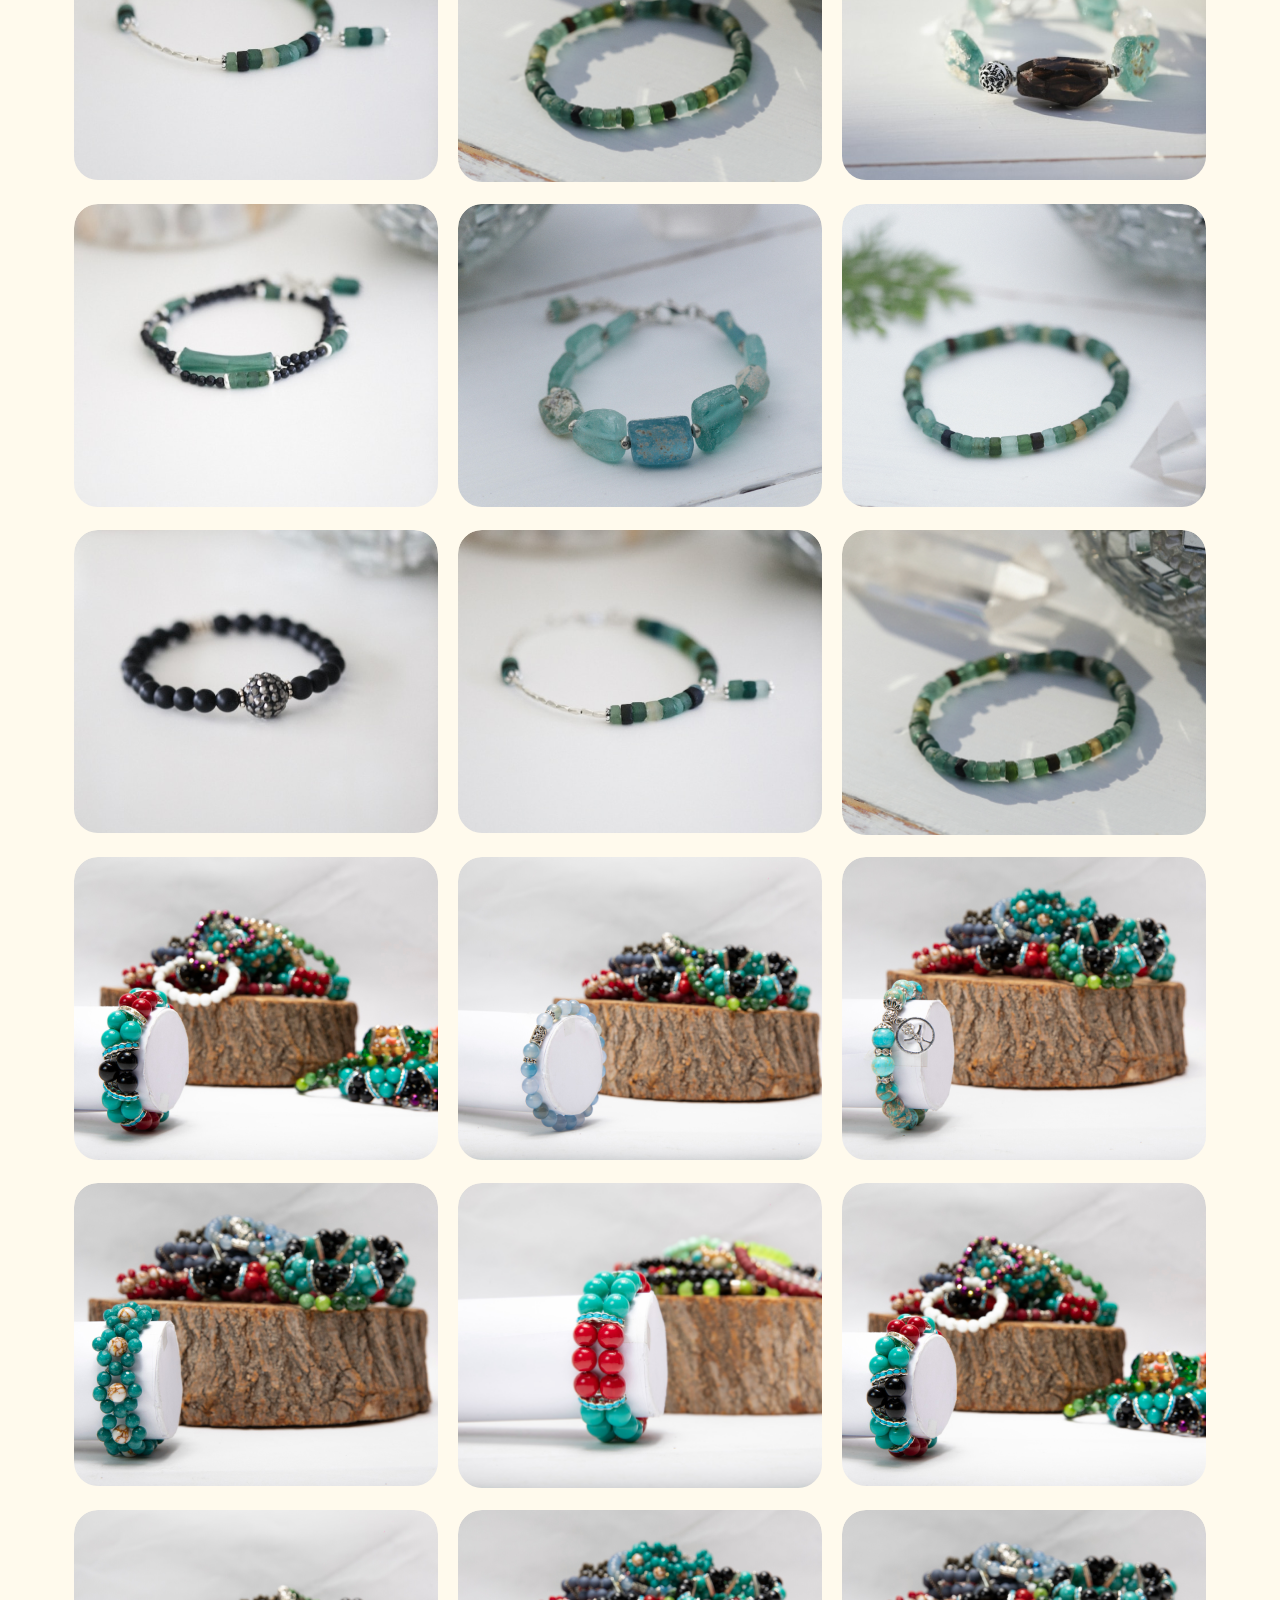
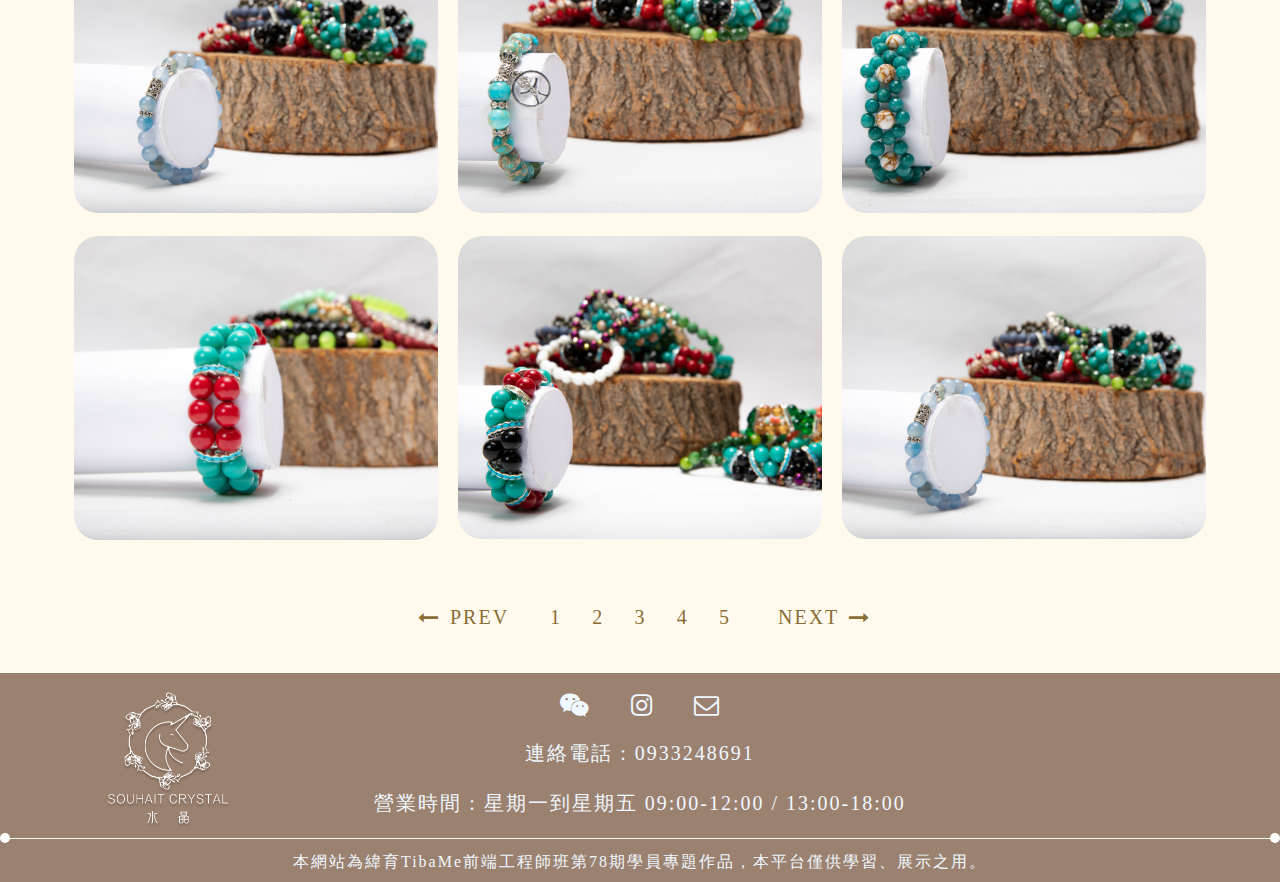
<file: product.html>
<!DOCTYPE html>
<html lang="en">

<head>
    <meta charset="UTF-8">
    <meta name="viewport" content="width=device-width, initial-scale=1.0">
    <title>SOUHAIT CRYSTAL</title>
    <link rel="stylesheet" href="css/header.css">
    <link rel="stylesheet" href="css/footer.css">
    <link rel="stylesheet" href="css/index.css">
    <link rel="stylesheet" href="css/product.css">
    <link rel="stylesheet" href="https://cdnjs.cloudflare.com/ajax/libs/font-awesome/4.7.0/css/font-awesome.css"
        integrity="sha512-5A8nwdMOWrSz20fDsjczgUidUBR8liPYU+WymTZP1lmY9G6Oc7HlZv156XqnsgNUzTyMefFTcsFH/tnJE/+xBg=="
        crossorigin="anonymous" referrerpolicy="no-referrer" />
    <link rel="stylesheet"
        href="https://fonts.googleapis.com/css2?family=Material+Symbols+Outlined:opsz,wght,FILL,GRAD@20..48,100..700,0..1,-50..200" />
    <script src="https://code.jquery.com/jquery-3.6.4.min.js"></script>
    <script async src="js/header.js"></script>
    <script src="./js/product-data.js"></script>
    <script src="./js/product.js"></script>

</head>

<body>
    <div id="wrapper" class="wrap">
        <div class="banner">
            <div>
                <img src="img/banner/product-banner.png" alt="產品Banner">
            </div>
            <div class="banner-text">
                <span>EARNING</span>
            </div>
        </div>
        <div class="topbar">
            <div class="bread-crumbs">
                <ul class="bread">
                    <!-- <li>首頁</li>
                    <li>產品分類</li>
                    <li>水晶手鍊</li> -->
                </ul>
            </div>
            <div class="sorting">
                <span class="material-symbols-outlined"> page_info
                </span>
                <span>價格:由高至低</span>
            </div>
        </div>
        <div class="product-items">
            <div class="row">
            </div>
        </div>
        <div class="pagination">
            <button class="arrow" id="prevPage" disabled>
                <i class="fa fa-long-arrow-left" aria-hidden="true">
                </i>
                <span class="nav-text">PREV</span>
            </button>
            <div class="pages">
                <div class="page-number active">1</div>
                <div class="page-number">2</div>
                <div class="page-number">3</div>
                <div class="page-number">4</div>
                <div class="page-number">5</div>
            </div>
            <button class="arrow" id="nextPage">
                <span class="nav-text">NEXT</span>
                <i class="fa fa-long-arrow-right" aria-hidden="true">
                </i>
            </button>
        </div>
    </div>
    <footer>
        <div class="footer_container">
            <div class="footer_logo">
                <img src="img/LOGO.png" alt="頁尾LOGO">
            </div>
            <div class="footer_contact">
                <div class="footer_icon">
                    <i class="fa fa-weixin" aria-hidden="true"></i>
                    <i class="fa fa-instagram" aria-hidden="true"></i>
                    <i class="fa fa-envelope-o" aria-hidden="true"></i>
                </div>
                <div class="footer_text">
                    <span> 連絡電話 : 0933248691</span>
                    <br>
                    <span> 營業時間 : 星期一到星期五 09:00-12:00 / 13:00-18:00</span>
                </div>
            </div>
            <div class="footer_space"></div>
        </div>
        <div class="footer_line"></div>
        <div class="copyright">
            <small>本網站為緯育TibaMe前端工程師班第78期學員專題作品，本平台僅供學習、展示之用。</small>
        </div>
    </footer>
</body>

</html>
</file>
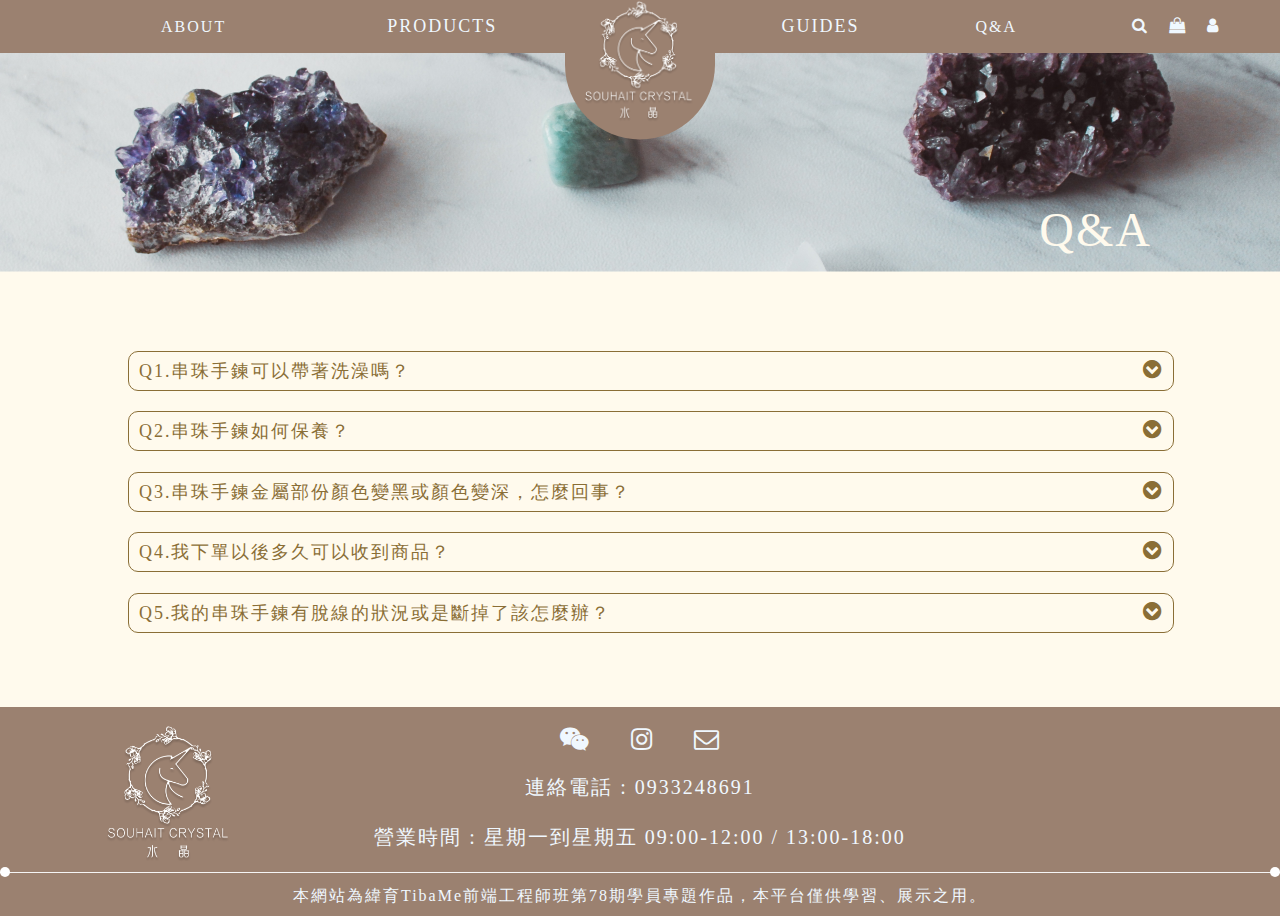
<file: Q&A.html>
<!DOCTYPE html>
<html lang="en">

<head>
    <meta charset="UTF-8">
    <meta name="viewport" content="width=device-width, initial-scale=1.0">
    <title>SOUHAIT CRYSTAL</title>
    <link rel="stylesheet" href="css/header.css">
    <link rel="stylesheet" href="css/footer.css">
    <link rel="stylesheet" href="css/index.css">
    <link rel="stylesheet" href="css/Q&A.css">
    <link rel="stylesheet" href="https://cdnjs.cloudflare.com/ajax/libs/font-awesome/4.7.0/css/font-awesome.css"
        integrity="sha512-5A8nwdMOWrSz20fDsjczgUidUBR8liPYU+WymTZP1lmY9G6Oc7HlZv156XqnsgNUzTyMefFTcsFH/tnJE/+xBg=="
        crossorigin="anonymous" referrerpolicy="no-referrer" />
    <!-- google font -->
    <link rel="stylesheet"
        href="https://fonts.googleapis.com/css2?family=Material+Symbols+Outlined:opsz,wght,FILL,GRAD@24,400,0,0" />
    <script src="https://code.jquery.com/jquery-3.6.4.min.js"></script>
    <script async src="js/Q&A.js"></script>
    <script async src="js/header.js"></script>
</head>

<body>
    <div id="wrapper">
        <div class="banner">
            <div><img src="img/banner/notices-banner.png" alt="挑選指南Banner">
            </div>
            <div class="banner-text">
                <span>Q&A</span>
            </div>
        </div>
        <div class="question-list">
            <div class="question">
                <span>Q1.串珠手鍊可以帶著洗澡嗎？</span>
                <i class="fa fa-chevron-circle-down fa-lg" aria-hidden="true"></i>
                <p><b>不行</b>，串珠手鍊請在洗澡時務必取下，平時盡量保持乾燥。</p>
            </div>
            <div class="question">
                <span>Q2.串珠手鍊如何保養？</span>
                <i class="fa fa-chevron-circle-down fa-lg" aria-hidden="true"></i>
                <p>串珠手鍊在配戴時請勿大力拉扯，做劇烈運動時建議取下。可定期用拭銀布擦拭，保持金屬光澤。</p>
            </div>
            <div class="question">
                <span>Q3.串珠手鍊金屬部份顏色變黑或顏色變深，怎麼回事？</span>
                <i class="fa fa-chevron-circle-down fa-lg" aria-hidden="true"></i>
                <p>手鍊金屬部分會因為跟空氣接觸而氧化，而且在跟皮膚接觸後會加速氧化速度。每個人體質不同氧化程度也會有很大的差異！金屬氧化後可用拭銀布擦拭讓金屬回復光澤。</p>
            </div>
            <div class="question">
                <span>Q4.我下單以後多久可以收到商品？</span>
                <i class="fa fa-chevron-circle-down fa-lg" aria-hidden="true"></i>
                <p>下單後約 3-5 天後可以收到商品。（海外約3-10日）</p>
            </div>
            <div class="question">
                <span>Q5.我的串珠手鍊有脫線的狀況或是斷掉了該怎麼辦？</span>
                <i class="fa fa-chevron-circle-down fa-lg" aria-hidden="true"></i>
                <p>不用擔心，在三個月內都有免費維修的服務，請直接發facebook訊息跟我們聯絡。</p>
            </div>
        </div>
    </div>
    <footer>
        <div class="footer_container">
            <div class="footer_logo">
                <img src="img/LOGO.png" alt="頁尾LOGO">
            </div>
            <div class="footer_contact">
                <div class="footer_icon">
                    <i class="fa fa-weixin" aria-hidden="true"></i>
                    <i class="fa fa-instagram" aria-hidden="true"></i>
                    <i class="fa fa-envelope-o" aria-hidden="true"></i>
                </div>
                <div class="footer_text">
                    <span> 連絡電話 : 0933248691</span>
                    <br>
                    <span> 營業時間 : 星期一到星期五 09:00-12:00 / 13:00-18:00</span>
                </div>
            </div>
            <div class="footer_space"></div>
        </div>
        <div class="footer_line"></div>
        <div class="copyright">
            <small>本網站為緯育TibaMe前端工程師班第78期學員專題作品，本平台僅供學習、展示之用。</small>
        </div>
        </foooter>
</body>

</html>
</file>
<file: css/header.css>
#SCheader {
  max-width: 768px;
  background-color: rgb(155, 129, 112);
  display: flex;
  justify-content: space-around;
  align-items: center;
  position: fixed;
  z-index: 99;
  top: 0;
  width: 100%;
  transition: top 0.4s ease-in-out;
}
#SCheader#SCheader.hideUp {
  top: -150px;
}
#SCheader .nav-logo {
  position: initial;
  transform: none;
  width: 10%;
  height: 10%;
}
#SCheader .nav-logo img {
  width: 100%;
}
#SCheader #menu {
  position: absolute;
  top: 100%;
  width: 100%;
  background-color: #9B8170;
  display: none;
}
#SCheader #menu .nav-list {
  display: flex;
  flex-direction: column;
  align-items: center;
}
#SCheader #menu .nav-list li:nth-child(3) {
  margin-left: 0;
}
#SCheader #menu .nav-list li {
  list-style: none;
  margin: 2%;
  color: aliceblue;
}
#SCheader #menu .nav-list li .dropdownList li {
  text-align: center;
}
#SCheader #menu .nav-list li.menu-guides {
  min-width: 100px;
  text-align: center;
}
#SCheader #menu .nav-list li a {
  font-size: 16px;
  color: aliceblue;
  text-decoration: none;
}
#SCheader #menu .nav-list .only_mobile {
  display: block;
}
#SCheader #menu .nav-list .menu-products .dropdownList {
  display: none;
}

.nav-icon {
  display: none;
}

#btnHam {
  display: block;
  width: 4%;
}
#btnHam img {
  width: 100%;
}

@media screen and (min-width: 768px) {
  #SCheader {
    box-sizing: border-box;
    max-width: 100vw;
    position: relative;
    z-index: 99;
    position: fixed;
    top: 0;
    width: 100%;
    transition: top 0.4s ease-in-out;
  }
  #SCheader .nav-logo {
    background-color: rgb(155, 129, 112);
    position: absolute;
    transform: translate(0, 25%);
    width: 150px;
    height: 150px;
    border-radius: 0 0 50% 50%;
  }
  #SCheader .nav-logo img {
    width: 100%;
  }
  #SCheader #menu {
    position: initial;
    height: 53px;
    display: block;
  }
  #SCheader #menu .nav-list {
    display: flex;
    flex-direction: row;
    justify-content: space-evenly;
  }
  #SCheader #menu .nav-list li {
    font-size: 18px;
    margin: 0%;
    height: 50px;
    line-height: 53px;
    color: aliceblue;
    cursor: pointer;
  }
  #SCheader #menu .nav-list li.menu-about {
    margin-left: 5%;
  }
  #SCheader #menu .nav-list li.menu-products {
    margin-left: 5%;
  }
  #SCheader #menu .nav-list li.menu-guides {
    margin-left: 15%;
    min-width: 100px;
    text-align: center;
  }
  #SCheader #menu .nav-list .only_mobile {
    display: none;
  }
  #SCheader #menu .nav-list .menu-products .dropdownList,
  #SCheader #menu .nav-list .menu-guides .dropdownList {
    display: none;
  }
  #SCheader #menu .nav-list .menu-products .dropdownList li,
  #SCheader #menu .nav-list .menu-guides .dropdownList li {
    display: flex;
    justify-content: center;
    align-items: center;
    background-color: #9B8170;
    border-top: 1px solid aliceblue;
  }
  #SCheader #menu .nav-list .menu-products.active,
  #SCheader #menu .nav-list .menu-guides.active {
    display: block;
  }
  .nav-icon {
    display: flex;
    margin-right: 50px;
  }
  .nav-icon li {
    list-style: none;
    margin: 0 10px;
  }
  .nav-icon li i {
    color: aliceblue;
    cursor: pointer;
  }
  #btnHam {
    display: none;
  }
}/*# sourceMappingURL=header.css.map */
</file>
<file: css/footer.css>
footer {
  background-color: rgb(155, 129, 112);
  max-width: 765px;
}
footer .footer_container {
  display: flex;
  flex-direction: column;
  align-items: center;
  text-align: center;
}
footer .footer_container .footer_logo {
  display: none;
}
footer .footer_container .footer_contact {
  margin: 10px 0;
}
footer .footer_container .footer_contact .footer_icon {
  display: flex;
  justify-content: center;
  margin: 10px 10px;
}
footer .footer_container .footer_contact .footer_icon .fa {
  padding: 0 20px;
  color: aliceblue;
  font-size: 20px;
}
footer .footer_container .footer_contact .footer_text {
  line-height: 1.5em;
  color: aliceblue;
  font-size: 14px;
}
footer .footer_line {
  border-bottom: 1px solid whitesmoke;
  width: 100%;
  position: relative;
}
footer .footer_line::after {
  content: "";
  position: absolute;
  width: 10px;
  height: 10px;
  border-radius: 50%;
  background-color: white;
  right: 0;
  top: -5px;
}
footer .footer_line::before {
  content: "";
  position: absolute;
  width: 10px;
  height: 10px;
  border-radius: 50%;
  background-color: white;
  left: 0;
  top: -5px;
}
footer .copyright {
  text-align: center;
  color: aliceblue;
  padding: 10px 0;
}

@media screen and (min-width: 768px) {
  footer {
    background-color: rgb(155, 129, 112);
    max-width: 100vw;
  }
  footer .footer_container {
    display: flex;
    flex-direction: row;
  }
  footer .footer_container .footer_logo {
    flex-grow: 1;
    width: 314px;
    display: flex;
    justify-content: center;
  }
  footer .footer_container .footer_logo img {
    width: 50%;
  }
  footer .footer_container .footer_contact {
    flex-grow: 3;
    max-width: 100%;
  }
  footer .footer_container .footer_contact .footer_icon .fa {
    font-size: 25px;
  }
  footer .footer_container .footer_contact .footer_text {
    line-height: 2.5em;
    font-size: 20px;
  }
  footer .footer_container .footer_space {
    flex-grow: 1;
    width: 314px;
  }
  footer .copyright {
    font-size: 20px;
  }
}/*# sourceMappingURL=footer.css.map */
</file>
<file: css/homepage.css>
.wrap {
  max-width: 768px;
}
.wrap .banner {
  max-width: 100vw;
  background-color: #DED2B2;
  display: flex;
  flex-direction: column;
  justify-content: center;
  align-items: center;
}
.wrap .banner .banner_img {
  width: 200%;
  position: absolute;
  bottom: 6%;
}
.wrap .banner .banner_img img {
  width: 100%;
}
.wrap .banner .banner_content {
  display: flex;
  flex-direction: column;
  align-items: center;
  margin-top: 15%;
  position: relative;
  color: #8A6E36;
}
.wrap .banner .banner_content .banner_illustration {
  width: 30%;
}
.wrap .banner .banner_content .banner_illustration img {
  width: 100%;
}
.wrap .banner .banner_content .banner_title {
  margin-top: 5% 0;
}
.wrap .banner .banner_content .banner_title span {
  font-size: 40px;
}
.wrap .banner .banner_content .banner_link {
  width: 100%;
  margin: 200% 0 20%;
  text-align: center;
}
.wrap .banner .banner_content .banner_link a {
  text-decoration: none;
  font-size: 14px;
  border: 1px solid #8A6E36;
  color: #8A6E36;
  border-radius: 24px;
  padding: 2% 8%;
}
.wrap .products {
  display: flex;
  flex-direction: column;
  align-items: center;
  text-align: center;
  color: #8A6E36;
}
.wrap .products .products_title {
  margin-top: 7%;
}
.wrap .products .products_title span {
  font-size: 40px;
  color: rgb(138, 110, 54);
}
.wrap .products .products_list {
  margin: 7% 0;
  width: 100%;
}
.wrap .products .products_list ul {
  display: flex;
  justify-content: space-evenly;
  list-style: none;
}
.wrap .products .products_list ul li {
  cursor: pointer;
  font-size: 16px;
}
.wrap .products .products_img {
  width: 83%;
  max-width: 95%;
}
.wrap .products .products_img .st-carousel-slice {
  width: 90%;
}
.wrap .products .products_img img {
  max-width: 100%;
  border-radius: 24px;
}
.wrap .products .products_link {
  width: 90%;
  margin: 7% 0;
}
.wrap .products .products_link a {
  text-decoration: none;
  font-size: 14px;
  border: 1px solid #8A6E36;
  color: #8A6E36;
  border-radius: 24px;
  padding: 2% 8%;
}
.wrap .guides {
  max-width: 100vw;
  background-color: #DED2B2;
  display: flex;
  flex-direction: column;
  align-items: center;
  color: #8A6E36;
  position: relative;
}
.wrap .guides .guides_content {
  display: flex;
  flex-direction: column;
  align-items: center;
  margin-top: 7%;
}
.wrap .guides .guides_content .guides_illustration {
  width: 10%;
}
.wrap .guides .guides_content .guides_illustration img {
  width: 100%;
}
.wrap .guides .guides_content .guides_title {
  margin-top: 5% 0;
}
.wrap .guides .guides_content .guides_title span {
  font-size: 40px;
}
.wrap .guides .guides_content .guides_text {
  padding: 0 7%;
}
.wrap .guides .guides_content .guides_text p {
  text-align: justify;
  line-height: 1.5em;
}
.wrap .guides .guides_content .guides_link {
  width: 100%;
  margin: 75% 0 7%;
  text-align: center;
}
.wrap .guides .guides_content .guides_link a {
  text-decoration: none;
  font-size: 14px;
  border: 1px solid #8A6E36;
  color: #8A6E36;
  border-radius: 24px;
  padding: 2% 8%;
}
.wrap .guides .guides_img {
  width: 70%;
  position: absolute;
  bottom: 13%;
}
.wrap .guides .guides_img img {
  width: 100%;
}
.wrap .features {
  display: flex;
  flex-direction: column;
  color: #8A6E36;
  max-width: 100vw;
  text-align: center;
}
.wrap .features .features_title {
  margin: 5% 0;
}
.wrap .features .features_title span {
  font-size: 40px;
}
.wrap .features .features_img {
  position: relative;
  display: flex;
  flex-direction: column;
  margin: auto;
  width: 80%;
}
.wrap .features .features_img img {
  width: 100%;
}
.wrap .features .features_img .features_text div {
  position: absolute;
}
.wrap .features .features_img .features_text div span {
  font-size: 14px;
}
.wrap .features .features_img .features_text div:nth-child(1) {
  left: -4%;
  top: 2%;
}
.wrap .features .features_img .features_text div:nth-child(2) {
  left: -6%;
  top: 38%;
}
.wrap .features .features_img .features_text div:nth-child(3) {
  bottom: -10%;
  left: -5%;
}
.wrap .features .features_img .features_text div:nth-child(4) {
  top: -10%;
  right: -1%;
}
.wrap .features .features_img .features_text div:nth-child(5) {
  top: 29%;
  right: -5%;
}
.wrap .features .features_img .features_text div:nth-child(6) {
  bottom: 2%;
  right: -6%;
}
.wrap .customers {
  display: flex;
  flex-direction: column;
  align-items: center;
  color: #8A6E36;
  margin-bottom: 7%;
  max-width: 95%;
}
.wrap .customers .customers_title {
  margin: 5% 0;
}
.wrap .customers .customers_title span {
  font-size: 40px;
}
.wrap .customers .customers_feedback {
  display: flex;
  flex-direction: column;
  align-items: center;
  width: 100%;
}
.wrap .customers .customers_feedback .customers_content {
  background-color: #DED2B2;
  width: 70%;
  padding: 7% 0px 7%;
  border-radius: 24px;
}
.wrap .customers .customers_feedback .customers_content .customers_person {
  display: flex;
  align-items: center;
  padding: 0 30px 0 30px;
}
.wrap .customers .customers_feedback .customers_content .customers_person .customers_name {
  margin-left: 20px;
  line-height: 1.5em;
}
.wrap .customers .customers_feedback .customers_content .customers_person .customers_name i {
  color: #F8A401;
}
.wrap .customers .customers_feedback .customers_content .customers_text {
  padding: 0 30px 10px 30px;
}
.wrap .customers .customers_feedback .customers_content .customers_text P {
  line-height: 1.5em;
  text-align: justify;
}
.wrap .customers .customers_feedback .customers_content .customers_link {
  text-align: center;
}
.wrap .customers .customers_feedback .customers_content .customers_link a {
  text-decoration: none;
  font-size: 14px;
  border: 1px solid #8A6E36;
  color: #8A6E36;
  border-radius: 24px;
  padding: 2% 8%;
}
.wrap .customers .customers_feedback .customers_wear {
  width: 70%;
}
.wrap .customers .customers_feedback .customers_wear img {
  width: 100%;
  border-radius: 24px;
}

@media screen and (min-width: 768px) {
  .wrap {
    max-width: 100vw;
    background-color: #FFFAED;
  }
  .wrap .banner {
    background-color: #FFFAED;
    display: flex;
    flex-direction: row;
    max-width: 100vw;
    position: initial;
  }
  .wrap .banner .banner_img {
    width: 60%;
    left: -32%;
    bottom: -12%;
  }
  .wrap .banner .banner_content {
    background-color: #DED2B2;
    width: 52%;
    box-sizing: border-box;
    border-radius: 24px;
    align-items: start;
    height: 303px;
    margin: 10% 0 0;
    padding: 3% 3% 3% 26%;
  }
  .wrap .banner .banner_content .banner_illustration {
    width: 12%;
    margin: 3% 0;
  }
  .wrap .banner .banner_content .banner_title {
    margin: 3% 0;
  }
  .wrap .banner .banner_content .banner_title span {
    font-size: 48px;
  }
  .wrap .banner .banner_content .banner_link {
    display: flex;
    flex-direction: column;
    align-items: flex-start;
    margin: 3% 0;
  }
  .wrap .products .products_list {
    margin: 3% 0;
  }
  .wrap .products .products_list ul li {
    font-size: 20px;
  }
  .wrap .products .products_img {
    width: 94%;
  }
  .wrap .products .products_link {
    margin-top: 3%;
  }
  .wrap .products .products_link a {
    border-radius: 24px;
    padding: 1% 4%;
  }
  .wrap .guides {
    display: flex;
    flex-direction: row;
    justify-content: flex-end;
    max-width: 80%;
    height: 320px;
    margin: auto;
    border-radius: 24px;
  }
  .wrap .guides .guides_img {
    width: 30%;
    left: 8%;
    bottom: -8%;
  }
  .wrap .guides .guides_img img {
    width: 100%;
  }
  .wrap .guides .guides_content {
    width: 40%;
    padding: 0 10%;
    align-items: flex-start;
    margin: 0;
  }
  .wrap .guides .guides_content .guides_illustration {
    width: 8%;
    margin: 3% 0;
  }
  .wrap .guides .guides_content .guides_illustration img {
    width: 100%;
  }
  .wrap .guides .guides_content .guides_title {
    text-align: left;
    margin: 0;
  }
  .wrap .guides .guides_content .guides_title span {
    font-size: 48px;
  }
  .wrap .guides .guides_content .guides_text {
    box-sizing: border-box;
    padding: 0%;
  }
  .wrap .guides .guides_content .guides_text p {
    font-size: 18px;
  }
  .wrap .guides .guides_content .guides_link {
    margin: 0;
    display: flex;
    justify-content: flex-end;
  }
  .wrap .features .features_title {
    margin: 7% 0;
  }
  .wrap .features .features_title span {
    font-size: 48px;
  }
  .wrap .features .features_img {
    width: 40%;
  }
  .wrap .features .features_img img {
    width: 100%;
  }
  .wrap .features .features_img .features_text div {
    position: absolute;
  }
  .wrap .features .features_img .features_text div span {
    font-size: 18px;
  }
  .wrap .features .features_img .features_text div:nth-child(1) {
    left: -2%;
    top: 7%;
  }
  .wrap .features .features_img .features_text div:nth-child(2) {
    left: -4%;
    top: 41%;
  }
  .wrap .features .features_img .features_text div:nth-child(3) {
    bottom: -8%;
    left: -2.5%;
  }
  .wrap .features .features_img .features_text div:nth-child(4) {
    top: -7%;
    right: 0.5%;
  }
  .wrap .features .features_img .features_text div:nth-child(5) {
    top: 32%;
    right: -4%;
  }
  .wrap .features .features_img .features_text div:nth-child(6) {
    bottom: 6%;
    right: -5%;
  }
  .wrap .customers {
    width: 100vw;
    margin: 0;
    padding: 7% 0;
  }
  .wrap .customers .customers_title {
    margin: 0 0;
  }
  .wrap .customers .customers_title span {
    font-size: 48px;
  }
  .wrap .customers #carousel {
    max-width: 100%;
  }
  .wrap .customers .single_slick {
    max-width: 1920px;
    width: 100%;
  }
  .wrap .customers .single_slick .customers_feedback {
    display: flex;
    flex-direction: row;
    justify-content: center;
    width: 70.4%;
  }
  .wrap .customers .single_slick .customers_feedback .customers_content {
    order: 2;
    z-index: 0;
    width: 40%;
    height: 100%;
    margin: 0;
    box-sizing: border-box;
    padding: 80px 20px 60px 80px;
  }
  .wrap .customers .single_slick .customers_feedback .customers_content .customers_person {
    padding: 0;
  }
  .wrap .customers .single_slick .customers_feedback .customers_content .customers_person .customers_name {
    margin: 0 0 0 20px;
  }
  .wrap .customers .single_slick .customers_feedback .customers_content .customers_text {
    padding: 0;
  }
  .wrap .customers .single_slick .customers_feedback .customers_content .customers_link {
    display: flex;
    justify-content: flex-end;
  }
  .wrap .customers .single_slick .customers_feedback .customers_wear {
    order: 1;
    position: relative;
    z-index: 1;
    width: 40%;
    height: 100%;
    margin-right: -50px;
    margin-top: 150px;
  }
}/*# sourceMappingURL=homepage.css.map */ relative;
    z-index: 1;
    width: 40%;
    height: 100%;
    margin-right: -50px;
    margin-top: 150px;
  }
}/*# sourceMappingURL=homepage.css.map */
</file>
<file: css/about.css>
body {
  background-color: #FFFAED;
  max-width: 1920px;
}
body .about-wrap .banner {
  position: relative;
}
body .about-wrap .banner img {
  width: 100%;
}
body .about-wrap .banner .banner-text span {
  font-size: 20px;
  position: absolute;
  top: 58%;
  left: 5%;
  color: #8A6E36;
}
body .about-wrap .about-container {
  display: flex;
  flex-direction: column;
  margin-top: 3%;
}
body .about-wrap .about-container .about-img {
  width: 50%;
  margin: auto;
}
body .about-wrap .about-container .about-img img {
  width: 100%;
}
body .about-wrap .about-container .about-text p {
  color: #8A6E36;
  font-size: 16px;
  line-height: 1.5em;
  text-align: center;
}
body .about-wrap .about-form form {
  width: 100%;
  display: flex;
  flex-direction: column;
  align-items: center;
  color: rgb(138, 110, 54);
  margin: 3% 0;
}
body .about-wrap .about-form form span {
  font-size: 20px;
}
body .about-wrap .about-form form textarea {
  width: 100%;
  height: 30px;
  border: none;
  resize: none;
  padding: 0;
  line-height: 30px;
  background-color: #EFE7CE;
}
body .about-wrap .about-form form input[type=text],
body .about-wrap .about-form form input[type=submit],
body .about-wrap .about-form form textarea {
  border-radius: 24px;
  text-indent: 10px;
}
body .about-wrap .about-form form div {
  width: 50%;
  padding-bottom: 10px;
  font-size: 18px;
}
body .about-wrap .about-form form div input {
  height: 30px;
  padding: 0;
  margin: 0;
  border: 0;
  background-color: #EFE7CE;
  color: rgb(138, 110, 54);
}
body .about-wrap .about-form form div input:not(#agree) {
  width: 100%;
}
body .about-wrap .about-form form div:nth-child(6) {
  display: flex;
  align-items: center;
}
body .about-wrap .about-form form input[type=submit] {
  cursor: pointer;
  color: #FFFAED;
  background-color: #DAC0A3;
  border-radius: 24px;
  border: 1px solid #DAC0A3;
}
body .about-wrap .about-form form input[type=submit]:hover {
  background-color: #FFFAED;
  color: #8A6E36;
}

@media screen and (min-width: 768px) {
  body .about-wrap .banner .banner-text span {
    font-size: 48px;
    top: 48%;
  }
  body .about-wrap .about-container {
    display: flex;
    flex-direction: row;
  }
  body .about-wrap .about-container .about-img {
    flex-shrink: 1;
    display: flex;
    justify-content: flex-end;
    width: 50%;
    margin: initial;
  }
  body .about-wrap .about-container .about-img img {
    width: 50%;
  }
  body .about-wrap .about-container .about-text {
    width: 50%;
    flex-shrink: 1;
    display: flex;
    justify-content: flex-start;
    align-items: center;
  }
  body .about-wrap .about-container .about-text p {
    font-size: 30px;
    line-height: 1.5em;
    text-align: center;
  }
  body .about-wrap .about-form {
    width: 100%;
  }
  body .about-wrap .about-form form {
    display: flex;
    flex-direction: column;
    align-items: center;
    color: rgb(138, 110, 54);
  }
  body .about-wrap .about-form form span {
    font-size: 35px;
  }
}/*# sourceMappingURL=about.css.map */
</file>
<file: css/cart1.1.css>
body {
  background-color: #FFFAED;
}
body #wrapper {
  max-width: 1680px;
  padding: 0 8%;
}
body #wrapper .progressbar ul {
  display: flex;
  justify-content: center;
  list-style: none;
  height: 300px;
  align-items: center;
  margin-top: 30px;
}
body #wrapper .progressbar ul li {
  border-radius: 50%;
  position: relative;
  white-space: nowrap;
  width: 30px;
  height: 30px;
}
body #wrapper .progressbar ul li span {
  margin-top: 44px;
  position: absolute;
  margin-left: -11px;
}
body #wrapper .progressbar ul li + li {
  margin-left: 100px;
}
body #wrapper .progressbar ul li + li span {
  position: absolute;
  margin-left: -18px;
}
body #wrapper .progressbar ul li + li::before {
  content: "";
  position: absolute;
  width: 100px;
  height: 2px;
  background-color: rgb(1, 1, 1);
  top: 0;
  bottom: 0;
  left: -100px;
  margin: auto;
}
body #wrapper .progressbar ul li:nth-child(1) {
  background-color: #8A6E36;
}
body #wrapper .progressbar ul li:nth-child(2) {
  background-color: #D9D9D9;
}
body #wrapper .progressbar ul li:nth-child(3) {
  background-color: #D9D9D9;
}
body #wrapper .order {
  display: flex;
  justify-content: space-between;
  padding: 3%;
  margin-bottom: 5%;
  border: 1px solid #8A6E36;
  border-radius: 24px;
  box-shadow: #8A6E36 1.95px 1.95px 2.6px;
}
body #wrapper .order .order-list {
  display: flex;
  flex-direction: column;
  margin-right: 2%;
  width: 100%;
}
body #wrapper .order .order-list .order-items {
  display: flex;
  justify-content: space-evenly;
  padding: 20px 0;
  margin-bottom: 10px;
  margin: 0 10% 0 0;
}
body #wrapper .order .order-list .order-items:not(:last-child) {
  border-bottom: 1px solid #8A6E36;
}
body #wrapper .order .order-list .order-items .order-img img {
  max-width: 300px;
  border-radius: 24px;
}
body #wrapper .order .order-list .order-items .order-text {
  display: flex;
  flex-direction: column;
  align-items: center;
  justify-content: center;
  color: #8A6E36;
}
body #wrapper .order .order-list .order-items .order-text .order-description {
  line-height: 1.5em;
}
body #wrapper .order .order-list .order-items .order-text .order-icon {
  display: flex;
  align-items: center;
}
body #wrapper .order .order-list .order-items .order-text .order-icon i {
  margin-left: 2px;
}
body #wrapper .order .order-list .order-items .order-text .order-icon i:nth-child(4) {
  padding-left: 80px;
}
body #wrapper .order .order-fee {
  width: 32.8%;
  margin-right: 8.2%;
  padding: 20px 0 0 0;
  border-radius: 24px;
  border: 1px solid #8A6E36;
  height: auto;
  height: 250px;
  color: #8A6E36;
}
body #wrapper .order .order-fee .order-text {
  border-bottom: 1px solid #889397;
  font-size: 18px;
  padding: 15px 0;
  line-height: 1.8em;
  width: 100%;
}
body #wrapper .order .order-fee .order-button {
  border-bottom-right-radius: 24px;
  border-bottom-left-radius: 24px;
  background-color: #DED2B2;
  font-size: 18px;
  width: 100%;
  text-align: center;
  cursor: pointer;
}
body #wrapper .order .order-fee .order-button:hover {
  background-color: #8A6E36;
}
body #wrapper .order .order-fee .order-button:hover a {
  color: #fff;
}
body #wrapper .order .order-fee .order-button a {
  width: 100%;
  display: inline-block;
  padding: 20px 0;
  font-size: 18px;
  text-align: center;
  text-decoration: none;
  color: black;
}

@media screen and (max-width: 768px) {
  body #wrapper .order {
    display: flex;
    flex-direction: column;
    padding: 0%;
    margin-bottom: 3%;
    border: none;
    border-radius: none;
    box-shadow: initial;
  }
  body #wrapper .order .order-list img {
    width: 150px;
  }
  body #wrapper .order .order-fee {
    width: initial;
    margin: 0 5%;
    padding: 0;
    border-radius: 24px;
    border: 1px solid #8A6E36;
    height: auto;
    height: 250px;
  }
  body #wrapper .order .order-fee .order-text {
    border-bottom: 1px solid #889397;
    font-size: 18px;
    padding: 15px 0;
    line-height: 1.8em;
    width: 100%;
  }
  body #wrapper .order .order-fee .order-button {
    border-bottom-right-radius: 24px;
    border-bottom-left-radius: 24px;
    background-color: #DED2B2;
    font-size: 18px;
    width: 100%;
    text-align: center;
    cursor: pointer;
  }
  body #wrapper .order .order-fee .order-button:hover {
    background-color: #8A6E36;
  }
  body #wrapper .order .order-fee .order-button:hover a {
    color: #fff;
  }
  body #wrapper .order .order-fee .order-button a {
    width: 100%;
    display: inline-block;
    padding: 20px 0;
    font-size: 18px;
    text-align: center;
    text-decoration: none;
    color: black;
  }
}/*# sourceMappingURL=cart1.1.css.map */
</file>
<file: css/cart1.2.css>
body {
  background-color: #FFFAED;
}
body #wrapper {
  padding: 0 8%;
}
body #wrapper .progressbar ul {
  display: flex;
  justify-content: center;
  list-style: none;
  height: 300px;
  align-items: center;
  padding: 0;
  margin-top: 30px;
}
body #wrapper .progressbar ul li {
  border-radius: 50%;
  position: relative;
  white-space: nowrap;
  width: 30px;
  height: 30px;
}
body #wrapper .progressbar ul li span {
  margin-top: 44px;
  position: absolute;
  margin-left: -11px;
}
body #wrapper .progressbar ul li + li {
  margin-left: 100px;
}
body #wrapper .progressbar ul li + li span {
  position: absolute;
  margin-left: -18px;
}
body #wrapper .progressbar ul li + li::before {
  content: "";
  position: absolute;
  width: 100px;
  height: 2px;
  background-color: rgb(1, 1, 1);
  top: 0;
  bottom: 0;
  left: -100px;
  margin: auto;
}
body #wrapper .progressbar ul li:nth-child(1) {
  background-color: #D9D9D9;
}
body #wrapper .progressbar ul li:nth-child(2) {
  background-color: #8A6E36;
}
body #wrapper .progressbar ul li:nth-child(3) {
  background-color: #D9D9D9;
}
body #wrapper .order {
  padding: 3%;
  margin-bottom: 5%;
  border: 1px solid #8A6E36;
  border-radius: 24px;
  box-shadow: #8A6E36 1.95px 1.95px 2.6px;
}
body #wrapper .order .order-shipping {
  display: flex;
  justify-content: space-between;
  margin-bottom: 5%;
}
body #wrapper .order .order-shipping .order-information {
  border: 1px solid #8A6E36;
  border-radius: 24px;
  width: 49.2%;
  margin-left: 8.2%;
  margin-right: 20px;
  padding: 15px;
  font-size: 18px;
  line-height: 2em;
}
body #wrapper .order .order-shipping .order-information div:nth-child(n+4):nth-child(-n+7) {
  line-height: 2.5em;
}
body #wrapper .order .order-shipping .order-information div input[type=text] {
  width: 99%;
}
body #wrapper .order .order-shipping .order-fee {
  width: 25%;
  margin-right: 8.2%;
  border-radius: 24px;
  border: 1px solid #8A6E36;
  height: auto;
  height: 250px;
  color: #8A6E36;
}
body #wrapper .order .order-shipping .order-fee .order-text {
  border-bottom: 1px solid #889397;
  font-size: 18px;
  padding: 15px 0;
  line-height: 1.8em;
  width: 100%;
}
body #wrapper .order .order-shipping .order-fee .order-button {
  border-bottom-right-radius: 24px;
  border-bottom-left-radius: 24px;
  background-color: #DED2B2;
  font-size: 18px;
  width: 100%;
  text-align: center;
  cursor: pointer;
}
body #wrapper .order .order-shipping .order-fee .order-button:hover {
  background-color: #8A6E36;
}
body #wrapper .order .order-shipping .order-fee .order-button:hover a {
  color: #fff;
}
body #wrapper .order .order-shipping .order-fee .order-button a {
  width: 100%;
  display: inline-block;
  padding: 20px 0;
  font-size: 18px;
  text-align: center;
  text-decoration: none;
  color: black;
}
body #wrapper .order .order-payment {
  width: 87%;
  margin-left: 8%;
  border: 1px solid #8A6E36;
  margin-bottom: 5%;
  color: #8A6E36;
  border-radius: 24px;
}
body #wrapper .order .order-payment .order-method span {
  font-size: 18px;
  padding: 15px;
  line-height: 1.8em;
  font-size: 18px;
}
body #wrapper .order .order-payment span:nth-child(1) {
  font-size: 20px;
}

@media screen and (max-width: 768px) {
  body #wrapper .order {
    padding: 0;
    margin-bottom: 0%;
    border: none;
    border-radius: none;
    box-shadow: none;
  }
  body #wrapper .order .order-shipping {
    display: flex;
    flex-direction: column;
  }
  body #wrapper .order .order-shipping .order-information {
    width: initial;
  }
  body #wrapper .order .order-shipping .order-fee {
    color: #8A6E36;
    width: initial;
    margin: 5%;
    padding: 0;
    border-radius: 24px;
    border: 1px solid #8A6E36;
    height: 250px;
  }
  body #wrapper .order .order-payment {
    border: 1px solid #8A6E36;
    border-radius: 24px;
    color: #8A6E36;
  }
  body #wrapper .order .order-payment .order-method span {
    font-size: 14px;
  }
}/*# sourceMappingURL=cart1.2.css.map */
</file>
<file: css/cart1.3.css>
#wrapper {
  padding: 0 8%;
}
#wrapper .progressbar ul {
  display: flex;
  justify-content: center;
  list-style: none;
  height: 300px;
  align-items: center;
  padding: 0;
  margin-top: 30px;
}
#wrapper .progressbar ul li {
  border-radius: 50%;
  position: relative;
  white-space: nowrap;
  width: 30px;
  height: 30px;
}
#wrapper .progressbar ul li span {
  margin-top: 44px;
  position: absolute;
  margin-left: -11px;
}
#wrapper .progressbar ul li + li {
  margin-left: 100px;
}
#wrapper .progressbar ul li + li span {
  position: absolute;
  margin-left: -18px;
}
#wrapper .progressbar ul li + li::before {
  content: "";
  position: absolute;
  width: 100px;
  height: 2px;
  background-color: rgb(1, 1, 1);
  top: 0;
  bottom: 0;
  left: -100px;
  margin: auto;
}
#wrapper .progressbar ul li:nth-child(1) {
  background-color: #D9D9D9;
}
#wrapper .progressbar ul li:nth-child(2) {
  background-color: #D9D9D9;
}
#wrapper .progressbar ul li:nth-child(3) {
  background-color: #8A6E36;
}
#wrapper .order {
  display: flex;
  justify-content: center;
  margin-bottom: 5%;
}
#wrapper .order .order-list {
  display: flex;
  flex-direction: column;
  margin-right: 2%;
  width: 50%;
}
#wrapper .order .order-list .order-items {
  display: flex;
  justify-content: space-evenly;
  padding: 20px 0;
  margin-bottom: 10px;
  margin: 0 10% 0 0;
}
#wrapper .order .order-list .order-items:not(:last-child) {
  border-bottom: 1px solid #8A6E36;
}
#wrapper .order .order-list .order-items .order-img img {
  max-width: 300px;
  border-radius: 24px;
}
#wrapper .order .order-list .order-items .order-text {
  display: flex;
  flex-direction: column;
  align-items: center;
  justify-content: center;
  color: #8A6E36;
}
#wrapper .order .order-list .order-items .order-text .order-description {
  line-height: 1.5em;
}
#wrapper .order .order-list .order-items .order-text .order-icon {
  display: flex;
  align-items: center;
}
#wrapper .order .order-list .order-items .order-text .order-icon i {
  margin-left: 2px;
}
#wrapper .order .order-list .order-items .order-text .order-icon i:nth-child(4) {
  padding-left: 80px;
}
#wrapper .order .order-fee {
  width: 32.8%;
  margin-right: 8.2%;
  border-radius: 24px;
  border: 1px solid #8A6E36;
  height: 479px;
}
#wrapper .order .order-fee .order-text {
  border-bottom: 1px solid #889397;
  font-size: 18px;
  padding: 15px 0;
  line-height: 1.8em;
  width: 100%;
}
#wrapper .order .order-fee .order-button {
  border-bottom-right-radius: 24px;
  border-bottom-left-radius: 24px;
  background-color: #DED2B2;
  font-size: 18px;
  width: 100%;
  text-align: center;
  cursor: pointer;
}
#wrapper .order .order-fee .order-button:hover {
  background-color: #8A6E36;
}
#wrapper .order .order-fee .order-button:hover a {
  color: #fff;
}
#wrapper .order .order-fee .order-button a {
  width: 100%;
  display: inline-block;
  padding: 20px 0;
  font-size: 18px;
  text-align: center;
  text-decoration: none;
  color: black;
}

@media screen and (max-width: 768px) {
  body #wrapper {
    margin-bottom: 3%;
  }
  body #wrapper .order {
    display: flex;
    flex-direction: column;
  }
  body #wrapper .order .order-list {
    width: initial;
    margin-right: 0%;
  }
  body #wrapper .order .order-list img {
    width: 150px;
  }
  body #wrapper .order .order-fee {
    width: initial;
  }
  body #wrapper .order .order-fee {
    width: initial;
    margin: 0 5%;
    padding: 0;
    border-radius: 24px;
    border: 1px solid #8A6E36;
  }
  body #wrapper .order .order-fee .order-text {
    border-bottom: 1px solid #889397;
    font-size: 14px;
    padding: 15px 0;
    line-height: 1.8em;
    width: 100%;
  }
  body #wrapper .order .order-fee .order-button {
    border-bottom-right-radius: 24px;
    border-bottom-left-radius: 24px;
    background-color: #DED2B2;
    font-size: 18px;
    width: 100%;
    text-align: center;
    cursor: pointer;
  }
  body #wrapper .order .order-fee .order-button:hover {
    background-color: #8A6E36;
  }
  body #wrapper .order .order-fee .order-button:hover a {
    color: #fff;
  }
  body #wrapper .order .order-fee .order-button a {
    width: 100%;
    display: inline-block;
    padding: 20px 0;
    font-size: 18px;
    text-align: center;
    text-decoration: none;
    color: black;
  }
}/*# sourceMappingURL=cart1.3.css.map */
</file>
<file: css/login.css>
.wrap {
  overflow: hidden;
  background-color: #FFFAED;
  max-width: 100vw;
}
.wrap .login_img {
  display: none;
}
.wrap .login_container,
.wrap .register_container {
  max-width: 100%;
  margin-top: 15%;
  display: flex;
  flex-direction: column;
  justify-content: center;
}
.wrap .login_container .login_title,
.wrap .register_container .login_title {
  color: #8A6E36;
  font-size: 38px;
  text-align: center;
  margin-bottom: 1%;
}
.wrap .login_container .register_title,
.wrap .register_container .register_title {
  font-size: 20px;
  color: #8A6E36;
  cursor: pointer;
  text-align: center;
}
.wrap .login_container .register_title span,
.wrap .register_container .register_title span {
  text-decoration: underline;
}
.wrap .login_container .register_title a,
.wrap .register_container .register_title a {
  color: #8A6E36;
}
.wrap .login_container .login_content,
.wrap .register_container .login_content {
  display: flex;
  justify-content: center;
  align-items: center;
  align-content: center;
}
.wrap .login_container .login_content .login_icon,
.wrap .register_container .login_content .login_icon {
  color: #8A6E36;
  margin: 22px 12px 0 0;
}
.wrap .login_container .login_content .login_text,
.wrap .register_container .login_content .login_text {
  display: flex;
  flex-direction: column;
  flex-flow: column-reverse;
}
.wrap .login_container .login_content input,
.wrap .register_container .login_content input {
  order: 10;
  outline: none;
  border: none;
  padding: 17px 10px;
  font-size: 20px;
  text-indent: 20px;
  background-color: #F8F0E5;
  border-radius: 24px;
}
.wrap .login_container .login_content input::-webkit-input-placeholder,
.wrap .register_container .login_content input::-webkit-input-placeholder {
  opacity: 0;
}
.wrap .login_container .login_content input,
.wrap .login_container .login_content label,
.wrap .register_container .login_content input,
.wrap .register_container .login_content label {
  transition: all 0.3s;
}
.wrap .login_container .login_content label,
.wrap .register_container .login_content label {
  order: 100;
  transform-origin: left bottom;
  transform: translate(0px, 40px);
}
.wrap .login_container .login_content .bottom_line,
.wrap .register_container .login_content .bottom_line {
  order: 2;
  width: 0;
  height: 2px;
  background: #8A6E36;
  transition: all 0.3s;
  margin-left: 20px;
}
.wrap .login_container .login_content input:not(:-moz-placeholder-shown) ~ div, .wrap .register_container .login_content input:not(:-moz-placeholder-shown) ~ div {
  width: 86%;
}
.wrap .login_container .login_content input:focus ~ div,
.wrap .login_container .login_content input:not(:placeholder-shown) ~ div,
.wrap .register_container .login_content input:focus ~ div,
.wrap .register_container .login_content input:not(:placeholder-shown) ~ div {
  width: 86%;
}
.wrap .login_container .login_content input:not(:-moz-placeholder-shown) + label, .wrap .register_container .login_content input:not(:-moz-placeholder-shown) + label {
  color: #8A6E36;
  transform: translate(1px) scale(0.9);
}
.wrap .login_container .login_content input:focus + label,
.wrap .login_container .login_content input:not(:placeholder-shown) + label,
.wrap .register_container .login_content input:focus + label,
.wrap .register_container .login_content input:not(:placeholder-shown) + label {
  color: #8A6E36;
  transform: translate(1px) scale(0.9);
}
.wrap .login_container .login_content label[for=password],
.wrap .register_container .login_content label[for=password] {
  text-indent: 20px;
  color: #8A6E36;
}
.wrap .login_container .login_content label[for=email],
.wrap .register_container .login_content label[for=email] {
  text-indent: 20px;
  color: #8A6E36;
}
.wrap .login_container .login_checkbox,
.wrap .register_container .login_checkbox {
  display: flex;
  justify-content: space-evenly;
  color: #DAC0A3;
  margin: 20px;
}
.wrap .login_container .login_checkboxdiv:hover,
.wrap .register_container .login_checkboxdiv:hover {
  color: #8A6E36;
}
.wrap .login_container .login_button,
.wrap .login_container #register,
.wrap .register_container .login_button,
.wrap .register_container #register {
  display: flex;
  justify-content: space-around;
}
.wrap .login_container .login_button button,
.wrap .login_container #register button,
.wrap .register_container .login_button button,
.wrap .register_container #register button {
  color: #FFFAED;
  background-color: #DAC0A3;
  border-radius: 24px;
  border: 1px solid #DAC0A3;
  width: 124px;
  height: 30px;
}
.wrap .login_container .login_button button:hover,
.wrap .login_container #register button:hover,
.wrap .register_container .login_button button:hover,
.wrap .register_container #register button:hover {
  background-color: #FFFAED;
  color: #8A6E36;
}
.wrap .login_container #register,
.wrap .register_container #register {
  margin: 20px auto;
  width: 290px;
  display: flex;
}
.wrap .login_container #register button,
.wrap .register_container #register button {
  width: 100%;
  height: 30px;
}
.wrap .login_container .login_others,
.wrap .register_container .login_others {
  text-align: center;
  margin: 30px 0;
  color: #DAC0A3;
}
.wrap .login_container .login_device,
.wrap .register_container .login_device {
  display: flex;
  justify-content: space-evenly;
  margin: 5%;
}
.wrap .login_container .login_device i,
.wrap .register_container .login_device i {
  font-size: 24px;
  color: #DAC0A3;
  cursor: pointer;
}
.wrap .login_container .login_device i:hover,
.wrap .register_container .login_device i:hover {
  transform: scale(1.2);
  color: #8A6E36;
}

@media screen and (min-width: 768px) {
  .wrap {
    background-color: #FFFAED;
  }
  .wrap .login {
    max-width: 900px;
    display: flex;
    flex-direction: row;
    background-color: #FFF;
    border: 1px solid #8A6E36;
    margin: 13% auto 7%;
    padding: 4% 2% 4%;
    border-radius: 24px;
    box-shadow: rgba(0, 0, 0, 0.35) 0px 5px 15px;
  }
  .wrap .login .login_img {
    display: block;
    display: flex;
    justify-content: center;
    height: 500px;
    margin: auto;
  }
  .wrap .login .login_img img {
    width: 100%;
    height: 100%;
    border-radius: 24px;
  }
  .wrap .login .login_container,
  .wrap .login .register_container {
    display: flex;
    margin: auto;
    min-width: 0%;
    margin-top: 0%;
  }
  .wrap .login .login_container .login_title,
  .wrap .login .register_container .login_title {
    font-size: 40px;
  }
  .wrap .login .login_container .login_content .login_icon,
  .wrap .login .register_container .login_content .login_icon {
    color: #8A6E36;
  }
  .wrap .login .login_container .login_content .login_text,
  .wrap .login .register_container .login_content .login_text {
    display: flex;
    flex-direction: column;
    flex-flow: column-reverse;
  }
  .wrap .login .login_container .login_content input,
  .wrap .login .register_container .login_content input {
    order: 10;
    outline: none;
    border: none;
    font-size: 20px;
    text-indent: 20px;
    background-color: #F8F0E5;
    border-radius: 24px;
  }
  .wrap .login .login_container .login_content input::-webkit-input-placeholder,
  .wrap .login .register_container .login_content input::-webkit-input-placeholder {
    opacity: 0;
  }
  .wrap .login .login_container .login_content input,
  .wrap .login .login_container .login_content label,
  .wrap .login .register_container .login_content input,
  .wrap .login .register_container .login_content label {
    transition: all 0.3s;
  }
  .wrap .login .login_container .login_content label,
  .wrap .login .register_container .login_content label {
    order: 100;
    transform-origin: left bottom;
    transform: translate(0px, 40px);
  }
  .wrap .login .login_container .login_content .bottom_line,
  .wrap .login .register_container .login_content .bottom_line {
    order: 2;
    width: 0;
    height: 2px;
    background: #8A6E36;
    transition: all 0.3s;
    margin-left: 20px;
  }
  .wrap .login .login_container .login_content input:not(:-moz-placeholder-shown) ~ div, .wrap .login .register_container .login_content input:not(:-moz-placeholder-shown) ~ div {
    width: 86%;
  }
  .wrap .login .login_container .login_content input:focus ~ div,
  .wrap .login .login_container .login_content input:not(:placeholder-shown) ~ div,
  .wrap .login .register_container .login_content input:focus ~ div,
  .wrap .login .register_container .login_content input:not(:placeholder-shown) ~ div {
    width: 86%;
  }
  .wrap .login .login_container .login_content input:not(:-moz-placeholder-shown) + label, .wrap .login .register_container .login_content input:not(:-moz-placeholder-shown) + label {
    color: #8A6E36;
    transform: translate(1px) scale(0.9);
  }
  .wrap .login .login_container .login_content input:focus + label,
  .wrap .login .login_container .login_content input:not(:placeholder-shown) + label,
  .wrap .login .register_container .login_content input:focus + label,
  .wrap .login .register_container .login_content input:not(:placeholder-shown) + label {
    color: #8A6E36;
    transform: translate(1px) scale(0.9);
  }
  .wrap .login .login_container .login_content label[for=password],
  .wrap .login .register_container .login_content label[for=password] {
    text-indent: 20px;
    color: #8A6E36;
  }
  .wrap .login .login_container .login_content label[for=email],
  .wrap .login .register_container .login_content label[for=email] {
    text-indent: 20px;
    color: #8A6E36;
  }
}/*# sourceMappingURL=login.css.map */
</file>
<file: css/product.css>
@charset "UTF-8";
body {
  background-color: #FFFAED;
}
body .wrap .topbar {
  display: flex;
  justify-content: space-between;
  margin: 15% 0 5% 5%;
}
body .wrap .topbar .bread-crumbs {
  display: none;
}
body .wrap .topbar .sorting {
  cursor: pointer;
}
body .wrap .topbar .sorting span {
  font-size: 14px;
  color: #8A6E36;
}
body .wrap .topbar .sorting .fa {
  font-size: 15px;
  color: #8A6E36;
}
@media screen and (min-width: 768px) {
  body .wrap .topbar {
    display: flex;
    justify-content: space-between;
    margin: 3% 4% 3% 4%;
  }
  body .wrap .topbar .bread-crumbs {
    display: block;
  }
  body .wrap .topbar .bread-crumbs .bread {
    list-style: none;
    margin: auto;
    display: flex;
  }
  body .wrap .topbar .bread-crumbs .bread li {
    text-decoration: none;
    color: #8A6E36;
    font-size: 20px;
  }
  body .wrap .topbar .bread-crumbs .bread li:hover {
    color: red;
  }
  body .wrap .topbar .bread-crumbs .bread li + li:before {
    content: ">";
    color: black;
    padding: 0 10px;
    font-size: 20px;
  }
  body .wrap .topbar .sorting span {
    font-size: 20px;
  }
  body .wrap .topbar .sorting .fa {
    font-size: 25px;
  }
}
body .wrap .product-items {
  max-width: 768px;
  margin: auto;
}
body .wrap .row {
  display: flex;
  flex-wrap: wrap;
  margin: 0 5%;
}
body .wrap [class*=col-] {
  box-sizing: border-box;
  padding: 0 10px;
}
body .wrap [class*=col-] .card {
  width: 100%;
  margin-bottom: 5%;
  transition: scale 8s cubic-bezier(0.25, 0.46, 0.45, 0.94);
  border-radius: 24px;
  overflow: hidden;
}
body .wrap [class*=col-] .card img {
  width: 100%;
  border-radius: 24px;
  cursor: pointer;
}
body .wrap [class*=col-] .card img:hover {
  transform: scale(1.2);
  /* 缩放到 120% */
  transition: transform 2s ease;
}
body .wrap .col-1 {
  width: 8.333333%;
}
body .wrap .col-2 {
  width: 16.666666%;
}
body .wrap .col-3 {
  width: 25%;
}
body .wrap .col-4 {
  width: 33.333333%;
}
body .wrap .col-5 {
  width: 41.666666%;
}
body .wrap .col-6 {
  width: 50%;
}
body .wrap .col-7 {
  width: 58.333333%;
}
body .wrap .col-8 {
  width: 66.666666%;
}
body .wrap .col-9 {
  width: 75%;
}
body .wrap .col-10 {
  width: 83.333333%;
}
body .wrap .col-11 {
  width: 91.666666%;
}
body .wrap .col-12 {
  width: 100%;
}
@media (min-width: 768px) {
  body .wrap .product-items {
    max-width: 1440px;
  }
  body .wrap .col-md-1 {
    width: 8.333333%;
  }
  body .wrap .col-md-2 {
    width: 16.666666%;
  }
  body .wrap .col-md-3 {
    width: 25%;
  }
  body .wrap .col-md-4 {
    width: 33.333333%;
  }
  body .wrap .col-md-5 {
    width: 41.666666%;
  }
  body .wrap .col-md-6 {
    width: 50%;
  }
  body .wrap .col-md-7 {
    width: 58.333333%;
  }
  body .wrap .col-md-8 {
    width: 66.666666%;
  }
  body .wrap .col-md-9 {
    width: 75%;
  }
  body .wrap .col-md-10 {
    width: 83.333333%;
  }
  body .wrap .col-md-11 {
    width: 91.666666%;
  }
  body .wrap .col-md-12 {
    width: 100%;
  }
}
@media (min-width: 1024px) {
  body .wrap .col-lg-1 {
    width: 8.333333%;
  }
  body .wrap .col-lg-2 {
    width: 16.666666%;
  }
  body .wrap .col-lg-3 {
    width: 25%;
  }
  body .wrap .col-lg-4 {
    width: 33.333333%;
  }
  body .wrap .col-lg-5 {
    width: 41.666666%;
  }
  body .wrap .col-lg-6 {
    width: 50%;
  }
  body .wrap .col-lg-7 {
    width: 58.333333%;
  }
  body .wrap .col-lg-8 {
    width: 66.666666%;
  }
  body .wrap .col-lg-9 {
    width: 75%;
  }
  body .wrap .col-lg-10 {
    width: 83.333333%;
  }
  body .wrap .col-lg-11 {
    width: 91.666666%;
  }
  body .wrap .col-lg-12 {
    width: 100%;
  }
}
@media (min-width: 1440px) {
  body .wrap .col-xl-1 {
    width: 8.333333%;
  }
  body .wrap .col-xl-2 {
    width: 16.666666%;
  }
  body .wrap .col-xl-3 {
    width: 25%;
  }
  body .wrap .col-xl-4 {
    width: 33.333333%;
  }
  body .wrap .col-xl-5 {
    width: 41.666666%;
  }
  body .wrap .col-xl-6 {
    width: 50%;
  }
  body .wrap .col-xl-7 {
    width: 58.333333%;
  }
  body .wrap .col-xl-8 {
    width: 66.666666%;
  }
  body .wrap .col-xl-9 {
    width: 75%;
  }
  body .wrap .col-xl-10 {
    width: 83.333333%;
  }
  body .wrap .col-xl-11 {
    width: 91.666666%;
  }
  body .wrap .col-xl-12 {
    width: 100%;
  }
}
body .wrap .pagination {
  text-align: center;
  margin: 40px 20px;
  display: flex;
  align-items: center;
  justify-content: center;
  font-size: 14px;
}
body .wrap .pagination .pages {
  display: flex;
  align-items: center;
  justify-content: space-between;
  max-width: 100%;
}
body .wrap .pagination .page-number {
  cursor: pointer;
  color: #8A6E36;
  height: 30px;
  width: 30px;
  display: flex;
  align-items: center;
  justify-content: center;
  padding-left: 1px;
  border-radius: 50%;
}
body .wrap .pagination button {
  cursor: pointer;
  display: flex;
  align-items: center;
  justify-content: space-between;
  width: 120px;
  padding: 3px 27px;
  color: #8A6E36;
  border: none;
  background-color: #FFFAED;
}
body .wrap .pagination button:hover,
body .wrap .pagination .page-number:hover {
  background-color: #8A6E36;
  color: white;
}
body .wrap .pagination .arrow {
  font-size: 14px;
  border-radius: 24px;
}
@media screen and (min-width: 768px) {
  body .wrap .pagination {
    font-size: 20px;
  }
  body .wrap .pagination .pages {
    width: 200px;
  }
  body .wrap .pagination button {
    padding: 3px 18px;
  }
  body .wrap .pagination button:hover,
  body .wrap .pagination .page-number:hover {
    background-color: #8A6E36;
    color: white;
  }
  body .wrap .pagination #prevPage {
    margin-right: 20px;
  }
  body .wrap .pagination #nextPage {
    margin-left: 20px;
  }
  body .wrap .pagination .arrow {
    font-size: 20px;
  }
  body .wrap .pagination .arrow .fa-long-arrow-left {
    padding-right: 10px;
  }
  body .wrap .pagination .arrow .fa-long-arrow-right {
    padding-left: 10px;
  }
}
body .wrap .banner {
  display: none;
}

@media screen and (min-width: 768px) {
  body .wrap .banner {
    position: relative;
    display: block;
  }
  body .wrap .banner img {
    width: 100%;
  }
  body .wrap .banner .banner-text span {
    font-size: 48px;
    position: absolute;
    top: 70%;
    right: 5%;
    color: #FFFAED;
  }
  body .wrap .topbar .bread-crumbs {
    display: block;
  }
  body .wrap .topbar {
    display: flex;
    justify-content: space-between;
    margin: 15% 0 5% 5%;
  }
  body .wrap .topbar .bread-crumbs {
    display: none;
  }
  body .wrap .topbar .sorting {
    cursor: pointer;
  }
  body .wrap .topbar .sorting span {
    font-size: 14px;
    color: #8A6E36;
  }
  body .wrap .topbar .sorting .fa {
    font-size: 15px;
    color: #8A6E36;
  }
}
@media screen and (min-width: 768px) and (min-width: 768px) {
  body .wrap .topbar {
    display: flex;
    justify-content: space-between;
    margin: 3% 4% 3% 4%;
  }
  body .wrap .topbar .bread-crumbs {
    display: block;
  }
  body .wrap .topbar .bread-crumbs .bread {
    list-style: none;
    margin: auto;
    display: flex;
  }
  body .wrap .topbar .bread-crumbs .bread li {
    text-decoration: none;
    color: #8A6E36;
    font-size: 20px;
  }
  body .wrap .topbar .bread-crumbs .bread li:hover {
    color: red;
  }
  body .wrap .topbar .bread-crumbs .bread li + li:before {
    content: ">";
    color: black;
    padding: 0 10px;
    font-size: 20px;
  }
  body .wrap .topbar .sorting span {
    font-size: 20px;
  }
  body .wrap .topbar .sorting .fa {
    font-size: 25px;
  }
}
@media screen and (min-width: 768px) {
  body .wrap .product-items {
    max-width: 768px;
    margin: auto;
  }
  body .wrap .row {
    display: flex;
    flex-wrap: wrap;
    margin: 0 5%;
  }
  body .wrap [class*=col-] {
    box-sizing: border-box;
    padding: 0 10px;
  }
  body .wrap [class*=col-] .card {
    width: 100%;
    margin-bottom: 5%;
    transition: scale 8s cubic-bezier(0.25, 0.46, 0.45, 0.94);
    border-radius: 24px;
    overflow: hidden;
  }
  body .wrap [class*=col-] .card img {
    width: 100%;
    border-radius: 24px;
    cursor: pointer;
  }
  body .wrap [class*=col-] .card img:hover {
    transform: scale(1.2);
    /* 缩放到 120% */
    transition: transform 2s ease;
  }
  body .wrap .col-1 {
    width: 8.333333%;
  }
  body .wrap .col-2 {
    width: 16.666666%;
  }
  body .wrap .col-3 {
    width: 25%;
  }
  body .wrap .col-4 {
    width: 33.333333%;
  }
  body .wrap .col-5 {
    width: 41.666666%;
  }
  body .wrap .col-6 {
    width: 50%;
  }
  body .wrap .col-7 {
    width: 58.333333%;
  }
  body .wrap .col-8 {
    width: 66.666666%;
  }
  body .wrap .col-9 {
    width: 75%;
  }
  body .wrap .col-10 {
    width: 83.333333%;
  }
  body .wrap .col-11 {
    width: 91.666666%;
  }
  body .wrap .col-12 {
    width: 100%;
  }
}
@media screen and (min-width: 768px) and (min-width: 768px) {
  body .wrap .product-items {
    max-width: 1440px;
  }
  body .wrap .col-md-1 {
    width: 8.333333%;
  }
  body .wrap .col-md-2 {
    width: 16.666666%;
  }
  body .wrap .col-md-3 {
    width: 25%;
  }
  body .wrap .col-md-4 {
    width: 33.333333%;
  }
  body .wrap .col-md-5 {
    width: 41.666666%;
  }
  body .wrap .col-md-6 {
    width: 50%;
  }
  body .wrap .col-md-7 {
    width: 58.333333%;
  }
  body .wrap .col-md-8 {
    width: 66.666666%;
  }
  body .wrap .col-md-9 {
    width: 75%;
  }
  body .wrap .col-md-10 {
    width: 83.333333%;
  }
  body .wrap .col-md-11 {
    width: 91.666666%;
  }
  body .wrap .col-md-12 {
    width: 100%;
  }
}
@media screen and (min-width: 768px) and (min-width: 1024px) {
  body .wrap .col-lg-1 {
    width: 8.333333%;
  }
  body .wrap .col-lg-2 {
    width: 16.666666%;
  }
  body .wrap .col-lg-3 {
    width: 25%;
  }
  body .wrap .col-lg-4 {
    width: 33.333333%;
  }
  body .wrap .col-lg-5 {
    width: 41.666666%;
  }
  body .wrap .col-lg-6 {
    width: 50%;
  }
  body .wrap .col-lg-7 {
    width: 58.333333%;
  }
  body .wrap .col-lg-8 {
    width: 66.666666%;
  }
  body .wrap .col-lg-9 {
    width: 75%;
  }
  body .wrap .col-lg-10 {
    width: 83.333333%;
  }
  body .wrap .col-lg-11 {
    width: 91.666666%;
  }
  body .wrap .col-lg-12 {
    width: 100%;
  }
}
@media screen and (min-width: 768px) and (min-width: 1440px) {
  body .wrap .col-xl-1 {
    width: 8.333333%;
  }
  body .wrap .col-xl-2 {
    width: 16.666666%;
  }
  body .wrap .col-xl-3 {
    width: 25%;
  }
  body .wrap .col-xl-4 {
    width: 33.333333%;
  }
  body .wrap .col-xl-5 {
    width: 41.666666%;
  }
  body .wrap .col-xl-6 {
    width: 50%;
  }
  body .wrap .col-xl-7 {
    width: 58.333333%;
  }
  body .wrap .col-xl-8 {
    width: 66.666666%;
  }
  body .wrap .col-xl-9 {
    width: 75%;
  }
  body .wrap .col-xl-10 {
    width: 83.333333%;
  }
  body .wrap .col-xl-11 {
    width: 91.666666%;
  }
  body .wrap .col-xl-12 {
    width: 100%;
  }
}
@media screen and (min-width: 768px) {
  body .wrap .pagination {
    text-align: center;
    margin: 40px 20px;
    display: flex;
    align-items: center;
    justify-content: center;
    font-size: 14px;
  }
  body .wrap .pagination .pages {
    display: flex;
    align-items: center;
    justify-content: space-between;
    max-width: 100%;
  }
  body .wrap .pagination .page-number {
    cursor: pointer;
    color: #8A6E36;
    height: 30px;
    width: 30px;
    display: flex;
    align-items: center;
    justify-content: center;
    padding-left: 1px;
    border-radius: 50%;
  }
  body .wrap .pagination button {
    cursor: pointer;
    display: flex;
    align-items: center;
    justify-content: space-between;
    width: 120px;
    padding: 3px 27px;
    color: #8A6E36;
    border: none;
    background-color: #FFFAED;
  }
  body .wrap .pagination button:hover,
  body .wrap .pagination .page-number:hover {
    background-color: #8A6E36;
    color: white;
  }
  body .wrap .pagination .arrow {
    font-size: 14px;
    border-radius: 24px;
  }
}
@media screen and (min-width: 768px) and (min-width: 768px) {
  body .wrap .pagination {
    font-size: 20px;
  }
  body .wrap .pagination .pages {
    width: 200px;
  }
  body .wrap .pagination button {
    padding: 3px 18px;
  }
  body .wrap .pagination button:hover,
  body .wrap .pagination .page-number:hover {
    background-color: #8A6E36;
    color: white;
  }
  body .wrap .pagination #prevPage {
    margin-right: 20px;
  }
  body .wrap .pagination #nextPage {
    margin-left: 20px;
  }
  body .wrap .pagination .arrow {
    font-size: 20px;
  }
  body .wrap .pagination .arrow .fa-long-arrow-left {
    padding-right: 10px;
  }
  body .wrap .pagination .arrow .fa-long-arrow-right {
    padding-left: 10px;
  }
}/*# sourceMappingURL=product.css.map */
</file>
<file: css/Q&A.css>
body {
  background-color: #FFFAED;
}
body #wrapper .banner {
  display: block;
  margin-top: 10%;
}
body #wrapper .banner img {
  width: 100%;
}
body #wrapper .banner-text {
  font-size: 20px;
  color: #8A6E36;
  text-align: center;
  margin: 5%;
}
body #wrapper .question-list {
  display: flex;
  flex-direction: column;
  flex-wrap: wrap;
  align-content: space-around;
  max-width: 80%;
  margin: auto;
  margin-top: 10% 0;
  margin-bottom: 10%;
}
body #wrapper .question-list .question {
  width: 100%;
  border: 1px solid #8A6E36;
  border-radius: 10px;
  margin: 1% 0;
  padding: 10px 10px;
  cursor: pointer;
  color: #8A6E36;
}
body #wrapper .question-list .question:hover {
  color: rgb(240, 236, 236);
  background-color: #8A6E36;
}
body #wrapper .question-list .question.active {
  box-shadow: 0 3px 6px rgba(0, 0, 0, 0.1), 0 3px 6px rgba(0, 0, 0, 0.1);
}
body #wrapper .question-list .question span {
  margin-bottom: 10px 10px;
  font-size: 18px;
  line-height: 18px;
}
body #wrapper .question-list .question .rotate-icon {
  transition: transform 1s ease;
  transform: rotate(90deg);
}
body #wrapper .question-list .question p {
  margin: 0;
  display: none;
  line-height: 1.5em;
  font-size: 18px;
}

@media screen and (min-width: 768px) {
  body #wrapper .banner {
    display: block;
    position: relative;
    margin-top: 0%;
  }
  body #wrapper .banner-text {
    position: absolute;
    font-size: 48px;
    top: 50%;
    right: 5%;
    color: #fffaed;
  }
  body #wrapper .question-list {
    display: flex;
    flex-direction: column;
    flex-wrap: wrap;
    align-content: space-around;
    max-width: 80%;
    margin: auto;
    margin-top: 5%;
    margin-bottom: 5%;
  }
  body #wrapper .question-list .question {
    width: 100%;
    border: 1px solid #8A6E36;
    border-radius: 10px;
    margin: 1% 0;
    padding: 10px 10px;
    cursor: pointer;
    display: flex;
    justify-content: space-between;
    flex-wrap: wrap;
  }
  body #wrapper .question-list .question:hover {
    background-color: #9B8170;
    color: rgb(255, 255, 255);
  }
  body #wrapper .question-list .question.active {
    box-shadow: 0 3px 6px rgba(0, 0, 0, 0.1), 0 3px 6px rgba(0, 0, 0, 0.1);
  }
  body #wrapper .question-list .question span {
    margin-bottom: 10px 10px;
    font-size: 18px;
  }
  body #wrapper .question-list .question .fa-chevron-circle-down {
    transition: transform 1s ease;
  }
  body #wrapper .question-list .question .rotate-icon {
    transform: rotate(90deg);
  }
  body #wrapper .question-list .question p {
    margin: 5px 0 0;
    display: none;
    line-height: 1.5em;
    font-size: 18px;
    width: 100%;
  }
}/*# sourceMappingURL=Q&A.css.map */
</file>
<file: css/index.css>
* {
  font-family: "Noto Sans TC", "Simonetta";
  letter-spacing: 2px;
}

/*! normalize.css v8.0.1 | MIT License | github.com/necolas/normalize.css */
/* Document
   ========================================================================== */
/**
 * 1. Correct the line height in all browsers.
 * 2. Prevent adjustments of font size after orientation changes in iOS.
 */
html {
  line-height: 1.15;
  /* 1 */
  -webkit-text-size-adjust: 100%;
  /* 2 */
}

/* Sections
   ========================================================================== */
/**
 * Remove the margin in all browsers.
 */
body {
  margin: 0;
}

/**
 * Render the `main` element consistently in IE.
 */
main {
  display: block;
}

/**
 * Correct the font size and margin on `h1` elements within `section` and
 * `article` contexts in Chrome, Firefox, and Safari.
 */
h1 {
  font-size: 2em;
  margin: 0.67em 0;
}

/* Grouping content
   ========================================================================== */
/**
 * 1. Add the correct box sizing in Firefox.
 * 2. Show the overflow in Edge and IE.
 */
hr {
  box-sizing: content-box;
  /* 1 */
  height: 0;
  /* 1 */
  overflow: visible;
  /* 2 */
}

/**
 * 1. Correct the inheritance and scaling of font size in all browsers.
 * 2. Correct the odd `em` font sizing in all browsers.
 */
pre {
  font-family: monospace, monospace;
  /* 1 */
  font-size: 1em;
  /* 2 */
}

/* Text-level semantics
   ========================================================================== */
/**
 * Remove the gray background on active links in IE 10.
 */
a {
  background-color: transparent;
}

/**
 * 1. Remove the bottom border in Chrome 57-
 * 2. Add the correct text decoration in Chrome, Edge, IE, Opera, and Safari.
 */
abbr[title] {
  border-bottom: none;
  /* 1 */
  text-decoration: underline;
  /* 2 */
  -webkit-text-decoration: underline dotted;
          text-decoration: underline dotted;
  /* 2 */
}

/**
 * Add the correct font weight in Chrome, Edge, and Safari.
 */
b,
strong {
  font-weight: bolder;
}

/**
 * 1. Correct the inheritance and scaling of font size in all browsers.
 * 2. Correct the odd `em` font sizing in all browsers.
 */
code,
kbd,
samp {
  font-family: monospace, monospace;
  /* 1 */
  font-size: 1em;
  /* 2 */
}

/**
 * Add the correct font size in all browsers.
 */
small {
  font-size: 80%;
}

/**
 * Prevent `sub` and `sup` elements from affecting the line height in
 * all browsers.
 */
sub,
sup {
  font-size: 75%;
  line-height: 0;
  position: relative;
  vertical-align: baseline;
}

sub {
  bottom: -0.25em;
}

sup {
  top: -0.5em;
}

/* Embedded content
   ========================================================================== */
/**
 * Remove the border on images inside links in IE 10.
 */
img {
  border-style: none;
}

/* Forms
   ========================================================================== */
/**
 * 1. Change the font styles in all browsers.
 * 2. Remove the margin in Firefox and Safari.
 */
button,
input,
optgroup,
select,
textarea {
  font-family: inherit;
  /* 1 */
  font-size: 100%;
  /* 1 */
  line-height: 1.15;
  /* 1 */
  margin: 0;
  /* 2 */
}

/**
 * Show the overflow in IE.
 * 1. Show the overflow in Edge.
 */
button,
input {
  /* 1 */
  overflow: visible;
}

/**
 * Remove the inheritance of text transform in Edge, Firefox, and IE.
 * 1. Remove the inheritance of text transform in Firefox.
 */
button,
select {
  /* 1 */
  text-transform: none;
}

/**
 * Correct the inability to style clickable types in iOS and Safari.
 */
button,
[type=button],
[type=reset],
[type=submit] {
  -webkit-appearance: button;
}

/**
 * Remove the inner border and padding in Firefox.
 */
button::-moz-focus-inner,
[type=button]::-moz-focus-inner,
[type=reset]::-moz-focus-inner,
[type=submit]::-moz-focus-inner {
  border-style: none;
  padding: 0;
}

/**
 * Restore the focus styles unset by the previous rule.
 */
button:-moz-focusring,
[type=button]:-moz-focusring,
[type=reset]:-moz-focusring,
[type=submit]:-moz-focusring {
  outline: 1px dotted ButtonText;
}

/**
 * Correct the padding in Firefox.
 */
fieldset {
  padding: 0.35em 0.75em 0.625em;
}

/**
 * 1. Correct the text wrapping in Edge and IE.
 * 2. Correct the color inheritance from `fieldset` elements in IE.
 * 3. Remove the padding so developers are not caught out when they zero out
 *    `fieldset` elements in all browsers.
 */
legend {
  box-sizing: border-box;
  /* 1 */
  color: inherit;
  /* 2 */
  display: table;
  /* 1 */
  max-width: 100%;
  /* 1 */
  padding: 0;
  /* 3 */
  white-space: normal;
  /* 1 */
}

/**
 * Add the correct vertical alignment in Chrome, Firefox, and Opera.
 */
progress {
  vertical-align: baseline;
}

/**
 * Remove the default vertical scrollbar in IE 10+.
 */
textarea {
  overflow: auto;
}

/**
 * 1. Add the correct box sizing in IE 10.
 * 2. Remove the padding in IE 10.
 */
[type=checkbox],
[type=radio] {
  box-sizing: border-box;
  /* 1 */
  padding: 0;
  /* 2 */
}

/**
 * Correct the cursor style of increment and decrement buttons in Chrome.
 */
[type=number]::-webkit-inner-spin-button,
[type=number]::-webkit-outer-spin-button {
  height: auto;
}

/**
 * 1. Correct the odd appearance in Chrome and Safari.
 * 2. Correct the outline style in Safari.
 */
[type=search] {
  -webkit-appearance: textfield;
  /* 1 */
  outline-offset: -2px;
  /* 2 */
}

/**
 * Remove the inner padding in Chrome and Safari on macOS.
 */
[type=search]::-webkit-search-decoration {
  -webkit-appearance: none;
}

/**
 * 1. Correct the inability to style clickable types in iOS and Safari.
 * 2. Change font properties to `inherit` in Safari.
 */
::-webkit-file-upload-button {
  -webkit-appearance: button;
  /* 1 */
  font: inherit;
  /* 2 */
}

/* Interactive
   ========================================================================== */
/*
 * Add the correct display in Edge, IE 10+, and Firefox.
 */
details {
  display: block;
}

/*
 * Add the correct display in all browsers.
 */
summary {
  display: list-item;
}

/* Misc
   ========================================================================== */
/**
 * Add the correct display in IE 10+.
 */
template {
  display: none;
}

/**
 * Add the correct display in IE 10.
 */
[hidden] {
  display: none;
}

ul {
  margin: 0;
  padding: 0;
}

button {
  cursor: pointer;
}

#SCheader {
  max-width: 768px;
  background-color: rgb(155, 129, 112);
  display: flex;
  justify-content: space-around;
  align-items: center;
  position: fixed;
  z-index: 99;
  top: 0;
  width: 100%;
  transition: top 0.4s ease-in-out;
}
#SCheader#SCheader.hideUp {
  top: -150px;
}
#SCheader .nav-logo {
  position: initial;
  transform: none;
  width: 10%;
  height: 10%;
}
#SCheader .nav-logo img {
  width: 100%;
}
#SCheader #menu {
  position: absolute;
  top: 100%;
  width: 100%;
  background-color: #9B8170;
  display: none;
}
#SCheader #menu .nav-list {
  display: flex;
  flex-direction: column;
  align-items: center;
}
#SCheader #menu .nav-list li:nth-child(3) {
  margin-left: 0;
}
#SCheader #menu .nav-list li {
  list-style: none;
  margin: 2%;
  color: aliceblue;
}
#SCheader #menu .nav-list li .dropdownList li {
  text-align: center;
}
#SCheader #menu .nav-list li.menu-guides {
  min-width: 100px;
  text-align: center;
}
#SCheader #menu .nav-list li a {
  font-size: 16px;
  color: aliceblue;
  text-decoration: none;
}
#SCheader #menu .nav-list .only_mobile {
  display: block;
}
#SCheader #menu .nav-list .menu-products .dropdownList {
  display: none;
}

.nav-icon {
  display: none;
}

#btnHam {
  display: block;
  width: 4%;
}
#btnHam img {
  width: 100%;
}

@media screen and (min-width: 768px) {
  #SCheader {
    box-sizing: border-box;
    max-width: 100vw;
    position: relative;
    z-index: 99;
    position: fixed;
    top: 0;
    width: 100%;
    transition: top 0.4s ease-in-out;
  }
  #SCheader .nav-logo {
    background-color: rgb(155, 129, 112);
    position: absolute;
    transform: translate(0, 25%);
    width: 150px;
    height: 150px;
    border-radius: 0 0 50% 50%;
  }
  #SCheader .nav-logo img {
    width: 100%;
  }
  #SCheader #menu {
    position: initial;
    height: 53px;
    display: block;
  }
  #SCheader #menu .nav-list {
    display: flex;
    flex-direction: row;
    justify-content: space-evenly;
  }
  #SCheader #menu .nav-list li {
    font-size: 18px;
    margin: 0%;
    height: 50px;
    line-height: 53px;
    color: aliceblue;
    cursor: pointer;
  }
  #SCheader #menu .nav-list li.menu-about {
    margin-left: 5%;
  }
  #SCheader #menu .nav-list li.menu-products {
    margin-left: 5%;
  }
  #SCheader #menu .nav-list li.menu-guides {
    margin-left: 15%;
    min-width: 100px;
    text-align: center;
  }
  #SCheader #menu .nav-list .only_mobile {
    display: none;
  }
  #SCheader #menu .nav-list .menu-products .dropdownList,
  #SCheader #menu .nav-list .menu-guides .dropdownList {
    display: none;
  }
  #SCheader #menu .nav-list .menu-products .dropdownList li,
  #SCheader #menu .nav-list .menu-guides .dropdownList li {
    display: flex;
    justify-content: center;
    align-items: center;
    background-color: #9B8170;
    border-top: 1px solid aliceblue;
  }
  #SCheader #menu .nav-list .menu-products.active,
  #SCheader #menu .nav-list .menu-guides.active {
    display: block;
  }
  .nav-icon {
    display: flex;
    margin-right: 50px;
  }
  .nav-icon li {
    list-style: none;
    margin: 0 10px;
  }
  .nav-icon li i {
    color: aliceblue;
    cursor: pointer;
  }
  #btnHam {
    display: none;
  }
}
body {
  background-color: #FFFAED;
}
body .cartFly {
  position: fixed;
  top: 53px;
  right: 0;
  z-index: 5;
  max-width: 550px;
  width: 100%;
}
body .cartFly .noProductInCart {
  line-height: 1.5em;
  padding: 0 5%;
  color: #8A6E36;
  margin: auto;
}
body .cartFly .order-list {
  display: flex;
  flex-direction: column;
  margin-right: 2%;
  width: 100%;
}
body .cartFly .order-list .order-items {
  background-color: #EFE7CE;
  display: flex;
  justify-content: space-evenly;
  padding: 20px 0;
  margin-bottom: 10px;
  border-bottom: 1px solid #8A6E36;
  margin: 0 2px 0 0;
}
body .cartFly .order-list .order-items .order-img img {
  max-width: 300px;
  border-radius: 24px;
}
body .cartFly .order-list .order-items .order-text {
  display: flex;
  flex-direction: column;
  align-items: center;
  justify-content: center;
  color: #8A6E36;
}
body .cartFly .order-list .order-items .order-text .order-description {
  line-height: 1.5em;
}
body .cartFly .order-list .order-items .order-text .order-icon {
  display: flex;
  align-items: center;
}
body .cartFly .order-list .order-items .order-text .order-icon i {
  margin-left: 2px;
}
body .cartFly .order-list .order-items .order-text .order-icon i:nth-child(4) {
  padding-left: 80px;
}
body .cartFly .order-list {
  background-color: #EFE7CE;
  height: 90vh;
  overflow: scroll;
  width: 100%;
}
body .cartFly .order-list .order-items {
  margin: 0 2px 0 0;
}
body .cartFly.hide {
  display: none;
}
body .cartFly .checkout {
  background-color: #EFE7CE;
  display: flex;
  justify-content: space-evenly;
  align-items: center;
  height: 50px;
}
body .cartFly .checkout :hover {
  background-color: #8A6E36;
  color: #EFE7CE;
}
body .cartFly .checkout a {
  height: 30px;
  line-height: 30px;
  text-align: center;
  width: 100%;
  color: #8A6E36;
  text-decoration: none;
}
body #animation {
  display: flex;
  justify-content: center;
  align-items: center;
  flex-direction: column;
  background-color: black;
  position: fixed;
  left: 0;
  top: 0;
  z-index: 1000;
  width: 100%;
  height: 100%;
}
body #animation svg {
  width: 35%;
  height: 35%;
}

.wrap {
  max-width: 768px;
}
.wrap .banner {
  max-width: 100vw;
  background-color: #DED2B2;
  display: flex;
  flex-direction: column;
  justify-content: center;
  align-items: center;
}
.wrap .banner .banner_img {
  width: 200%;
  position: absolute;
  bottom: 6%;
}
.wrap .banner .banner_img img {
  width: 100%;
}
.wrap .banner .banner_content {
  display: flex;
  flex-direction: column;
  align-items: center;
  margin-top: 15%;
  position: relative;
  color: #8A6E36;
}
.wrap .banner .banner_content .banner_illustration {
  width: 30%;
}
.wrap .banner .banner_content .banner_illustration img {
  width: 100%;
}
.wrap .banner .banner_content .banner_title {
  margin-top: 5% 0;
}
.wrap .banner .banner_content .banner_title span {
  font-size: 40px;
}
.wrap .banner .banner_content .banner_link {
  width: 100%;
  margin: 200% 0 20%;
  text-align: center;
}
.wrap .banner .banner_content .banner_link a {
  text-decoration: none;
  font-size: 14px;
  border: 1px solid #8A6E36;
  color: #8A6E36;
  border-radius: 24px;
  padding: 2% 8%;
}
.wrap .products {
  display: flex;
  flex-direction: column;
  align-items: center;
  text-align: center;
  color: #8A6E36;
}
.wrap .products .products_title {
  margin-top: 7%;
}
.wrap .products .products_title span {
  font-size: 40px;
  color: rgb(138, 110, 54);
}
.wrap .products .products_list {
  margin: 7% 0;
  width: 100%;
}
.wrap .products .products_list ul {
  display: flex;
  justify-content: space-evenly;
  list-style: none;
}
.wrap .products .products_list ul li {
  cursor: pointer;
  font-size: 16px;
}
.wrap .products .products_img {
  width: 83%;
  max-width: 95%;
}
.wrap .products .products_img .st-carousel-slice {
  width: 90%;
}
.wrap .products .products_img img {
  max-width: 100%;
  border-radius: 24px;
}
.wrap .products .products_link {
  width: 90%;
  margin: 7% 0;
}
.wrap .products .products_link a {
  text-decoration: none;
  font-size: 14px;
  border: 1px solid #8A6E36;
  color: #8A6E36;
  border-radius: 24px;
  padding: 2% 8%;
}
.wrap .guides {
  max-width: 100vw;
  background-color: #DED2B2;
  display: flex;
  flex-direction: column;
  align-items: center;
  color: #8A6E36;
  position: relative;
}
.wrap .guides .guides_content {
  display: flex;
  flex-direction: column;
  align-items: center;
  margin-top: 7%;
}
.wrap .guides .guides_content .guides_illustration {
  width: 10%;
}
.wrap .guides .guides_content .guides_illustration img {
  width: 100%;
}
.wrap .guides .guides_content .guides_title {
  margin-top: 5% 0;
}
.wrap .guides .guides_content .guides_title span {
  font-size: 40px;
}
.wrap .guides .guides_content .guides_text {
  padding: 0 7%;
}
.wrap .guides .guides_content .guides_text p {
  text-align: justify;
  line-height: 1.5em;
}
.wrap .guides .guides_content .guides_link {
  width: 100%;
  margin: 75% 0 7%;
  text-align: center;
}
.wrap .guides .guides_content .guides_link a {
  text-decoration: none;
  font-size: 14px;
  border: 1px solid #8A6E36;
  color: #8A6E36;
  border-radius: 24px;
  padding: 2% 8%;
}
.wrap .guides .guides_img {
  width: 70%;
  position: absolute;
  bottom: 13%;
}
.wrap .guides .guides_img img {
  width: 100%;
}
.wrap .features {
  display: flex;
  flex-direction: column;
  color: #8A6E36;
  max-width: 100vw;
  text-align: center;
}
.wrap .features .features_title {
  margin: 5% 0;
}
.wrap .features .features_title span {
  font-size: 40px;
}
.wrap .features .features_img {
  position: relative;
  display: flex;
  flex-direction: column;
  margin: auto;
  width: 80%;
}
.wrap .features .features_img img {
  width: 100%;
}
.wrap .features .features_img .features_text div {
  position: absolute;
}
.wrap .features .features_img .features_text div span {
  font-size: 14px;
}
.wrap .features .features_img .features_text div:nth-child(1) {
  left: -4%;
  top: 2%;
}
.wrap .features .features_img .features_text div:nth-child(2) {
  left: -6%;
  top: 38%;
}
.wrap .features .features_img .features_text div:nth-child(3) {
  bottom: -10%;
  left: -5%;
}
.wrap .features .features_img .features_text div:nth-child(4) {
  top: -10%;
  right: -1%;
}
.wrap .features .features_img .features_text div:nth-child(5) {
  top: 29%;
  right: -5%;
}
.wrap .features .features_img .features_text div:nth-child(6) {
  bottom: 2%;
  right: -6%;
}
.wrap .customers {
  display: flex;
  flex-direction: column;
  align-items: center;
  color: #8A6E36;
  margin-bottom: 7%;
  max-width: 95%;
}
.wrap .customers .customers_title {
  margin: 5% 0;
}
.wrap .customers .customers_title span {
  font-size: 40px;
}
.wrap .customers .customers_feedback {
  display: flex;
  flex-direction: column;
  align-items: center;
  width: 100%;
}
.wrap .customers .customers_feedback .customers_content {
  background-color: #DED2B2;
  width: 70%;
  padding: 7% 0px 7%;
  border-radius: 24px;
}
.wrap .customers .customers_feedback .customers_content .customers_person {
  display: flex;
  align-items: center;
  padding: 0 30px 0 30px;
}
.wrap .customers .customers_feedback .customers_content .customers_person .customers_name {
  margin-left: 20px;
  line-height: 1.5em;
}
.wrap .customers .customers_feedback .customers_content .customers_person .customers_name i {
  color: #F8A401;
}
.wrap .customers .customers_feedback .customers_content .customers_text {
  padding: 0 30px 10px 30px;
}
.wrap .customers .customers_feedback .customers_content .customers_text P {
  line-height: 1.5em;
  text-align: justify;
}
.wrap .customers .customers_feedback .customers_content .customers_link {
  text-align: center;
}
.wrap .customers .customers_feedback .customers_content .customers_link a {
  text-decoration: none;
  font-size: 14px;
  border: 1px solid #8A6E36;
  color: #8A6E36;
  border-radius: 24px;
  padding: 2% 8%;
}
.wrap .customers .customers_feedback .customers_wear {
  width: 70%;
}
.wrap .customers .customers_feedback .customers_wear img {
  width: 100%;
  border-radius: 24px;
}

@media screen and (min-width: 768px) {
  .wrap {
    max-width: 100vw;
    background-color: #FFFAED;
  }
  .wrap .banner {
    background-color: #FFFAED;
    display: flex;
    flex-direction: row;
    max-width: 100vw;
    position: initial;
  }
  .wrap .banner .banner_img {
    width: 60%;
    left: -32%;
    bottom: -12%;
  }
  .wrap .banner .banner_content {
    background-color: #DED2B2;
    width: 52%;
    box-sizing: border-box;
    border-radius: 24px;
    align-items: start;
    height: 303px;
    margin: 10% 0 0;
    padding: 3% 3% 3% 26%;
  }
  .wrap .banner .banner_content .banner_illustration {
    width: 12%;
    margin: 3% 0;
  }
  .wrap .banner .banner_content .banner_title {
    margin: 3% 0;
  }
  .wrap .banner .banner_content .banner_title span {
    font-size: 48px;
  }
  .wrap .banner .banner_content .banner_link {
    display: flex;
    flex-direction: column;
    align-items: flex-start;
    margin: 3% 0;
  }
  .wrap .products .products_list {
    margin: 3% 0;
  }
  .wrap .products .products_list ul li {
    font-size: 20px;
  }
  .wrap .products .products_img {
    width: 94%;
  }
  .wrap .products .products_link {
    margin-top: 3%;
  }
  .wrap .products .products_link a {
    border-radius: 24px;
    padding: 1% 4%;
  }
  .wrap .guides {
    display: flex;
    flex-direction: row;
    justify-content: flex-end;
    max-width: 80%;
    height: 320px;
    margin: auto;
    border-radius: 24px;
  }
  .wrap .guides .guides_img {
    width: 30%;
    left: 8%;
    bottom: -8%;
  }
  .wrap .guides .guides_img img {
    width: 100%;
  }
  .wrap .guides .guides_content {
    width: 40%;
    padding: 0 10%;
    align-items: flex-start;
    margin: 0;
  }
  .wrap .guides .guides_content .guides_illustration {
    width: 8%;
    margin: 3% 0;
  }
  .wrap .guides .guides_content .guides_illustration img {
    width: 100%;
  }
  .wrap .guides .guides_content .guides_title {
    text-align: left;
    margin: 0;
  }
  .wrap .guides .guides_content .guides_title span {
    font-size: 48px;
  }
  .wrap .guides .guides_content .guides_text {
    box-sizing: border-box;
    padding: 0%;
  }
  .wrap .guides .guides_content .guides_text p {
    font-size: 18px;
  }
  .wrap .guides .guides_content .guides_link {
    margin: 0;
    display: flex;
    justify-content: flex-end;
  }
  .wrap .features .features_title {
    margin: 7% 0;
  }
  .wrap .features .features_title span {
    font-size: 48px;
  }
  .wrap .features .features_img {
    width: 40%;
  }
  .wrap .features .features_img img {
    width: 100%;
  }
  .wrap .features .features_img .features_text div {
    position: absolute;
  }
  .wrap .features .features_img .features_text div span {
    font-size: 18px;
  }
  .wrap .features .features_img .features_text div:nth-child(1) {
    left: -2%;
    top: 7%;
  }
  .wrap .features .features_img .features_text div:nth-child(2) {
    left: -4%;
    top: 41%;
  }
  .wrap .features .features_img .features_text div:nth-child(3) {
    bottom: -8%;
    left: -2.5%;
  }
  .wrap .features .features_img .features_text div:nth-child(4) {
    top: -7%;
    right: 0.5%;
  }
  .wrap .features .features_img .features_text div:nth-child(5) {
    top: 32%;
    right: -4%;
  }
  .wrap .features .features_img .features_text div:nth-child(6) {
    bottom: 6%;
    right: -5%;
  }
  .wrap .customers {
    width: 100vw;
    margin: 0;
    padding: 7% 0;
  }
  .wrap .customers .customers_title {
    margin: 0 0;
  }
  .wrap .customers .customers_title span {
    font-size: 48px;
  }
  .wrap .customers #carousel {
    max-width: 100%;
  }
  .wrap .customers .single_slick {
    max-width: 1920px;
    width: 100%;
  }
  .wrap .customers .single_slick .customers_feedback {
    display: flex;
    flex-direction: row;
    justify-content: center;
    width: 70.4%;
  }
  .wrap .customers .single_slick .customers_feedback .customers_content {
    order: 2;
    z-index: 0;
    width: 40%;
    height: 100%;
    margin: 0;
    box-sizing: border-box;
    padding: 80px 20px 60px 80px;
  }
  .wrap .customers .single_slick .customers_feedback .customers_content .customers_person {
    padding: 0;
  }
  .wrap .customers .single_slick .customers_feedback .customers_content .customers_person .customers_name {
    margin: 0 0 0 20px;
  }
  .wrap .customers .single_slick .customers_feedback .customers_content .customers_text {
    padding: 0;
  }
  .wrap .customers .single_slick .customers_feedback .customers_content .customers_link {
    display: flex;
    justify-content: flex-end;
  }
  .wrap .customers .single_slick .customers_feedback .customers_wear {
    order: 1;
    position: relative;
    z-index: 1;
    width: 40%;
    height: 100%;
    margin-right: -50px;
    margin-top: 150px;
  }
}
footer {
  background-color: rgb(155, 129, 112);
  max-width: 765px;
}
footer .footer_container {
  display: flex;
  flex-direction: column;
  align-items: center;
  text-align: center;
}
footer .footer_container .footer_logo {
  display: none;
}
footer .footer_container .footer_contact {
  margin: 10px 0;
}
footer .footer_container .footer_contact .footer_icon {
  display: flex;
  justify-content: center;
  margin: 10px 10px;
}
footer .footer_container .footer_contact .footer_icon .fa {
  padding: 0 20px;
  color: aliceblue;
  font-size: 20px;
}
footer .footer_container .footer_contact .footer_text {
  line-height: 1.5em;
  color: aliceblue;
  font-size: 14px;
}
footer .footer_line {
  border-bottom: 1px solid whitesmoke;
  width: 100%;
  position: relative;
}
footer .footer_line::after {
  content: "";
  position: absolute;
  width: 10px;
  height: 10px;
  border-radius: 50%;
  background-color: white;
  right: 0;
  top: -5px;
}
footer .footer_line::before {
  content: "";
  position: absolute;
  width: 10px;
  height: 10px;
  border-radius: 50%;
  background-color: white;
  left: 0;
  top: -5px;
}
footer .copyright {
  text-align: center;
  color: aliceblue;
  padding: 10px 0;
}

@media screen and (min-width: 768px) {
  footer {
    background-color: rgb(155, 129, 112);
    max-width: 100vw;
  }
  footer .footer_container {
    display: flex;
    flex-direction: row;
  }
  footer .footer_container .footer_logo {
    flex-grow: 1;
    width: 314px;
    display: flex;
    justify-content: center;
  }
  footer .footer_container .footer_logo img {
    width: 50%;
  }
  footer .footer_container .footer_contact {
    flex-grow: 3;
    max-width: 100%;
  }
  footer .footer_container .footer_contact .footer_icon .fa {
    font-size: 25px;
  }
  footer .footer_container .footer_contact .footer_text {
    line-height: 2.5em;
    font-size: 20px;
  }
  footer .footer_container .footer_space {
    flex-grow: 1;
    width: 314px;
  }
  footer .copyright {
    font-size: 20px;
  }
}/*# sourceMappingURL=index.css.map */
</file>
